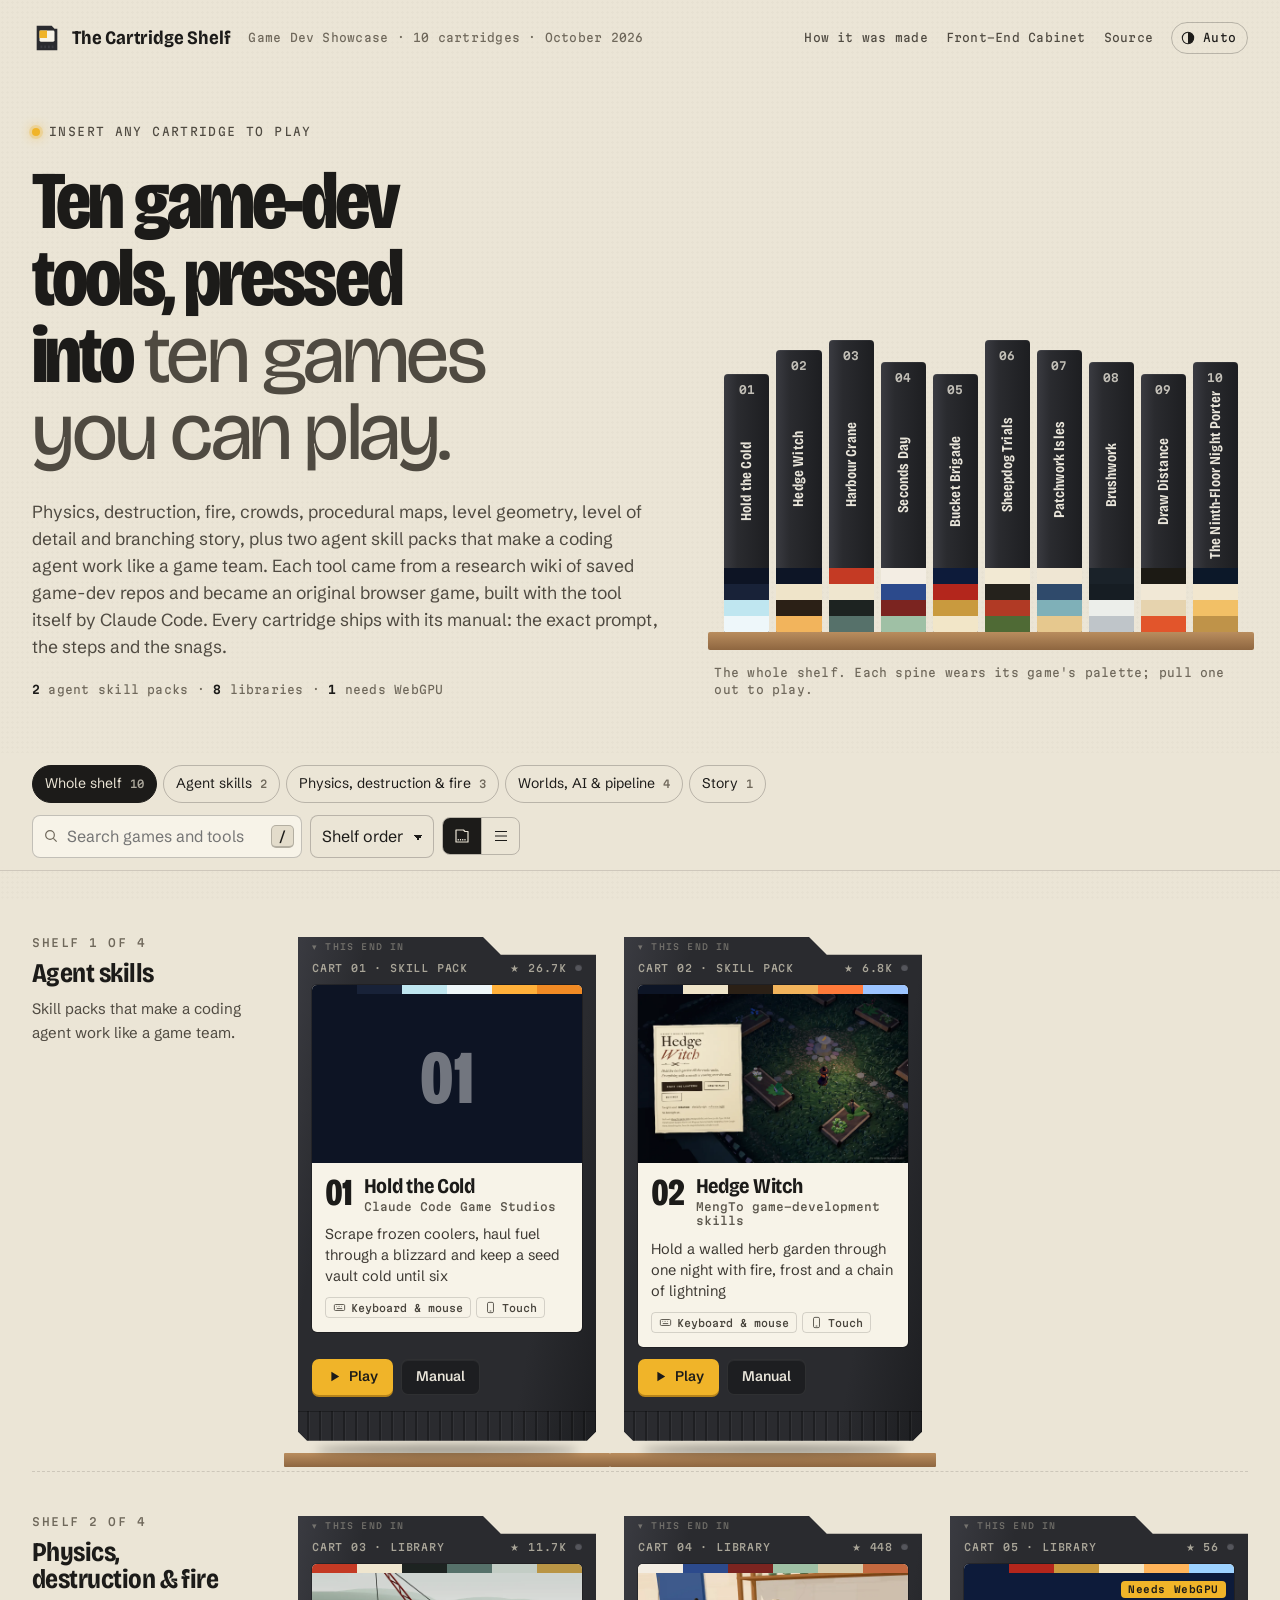
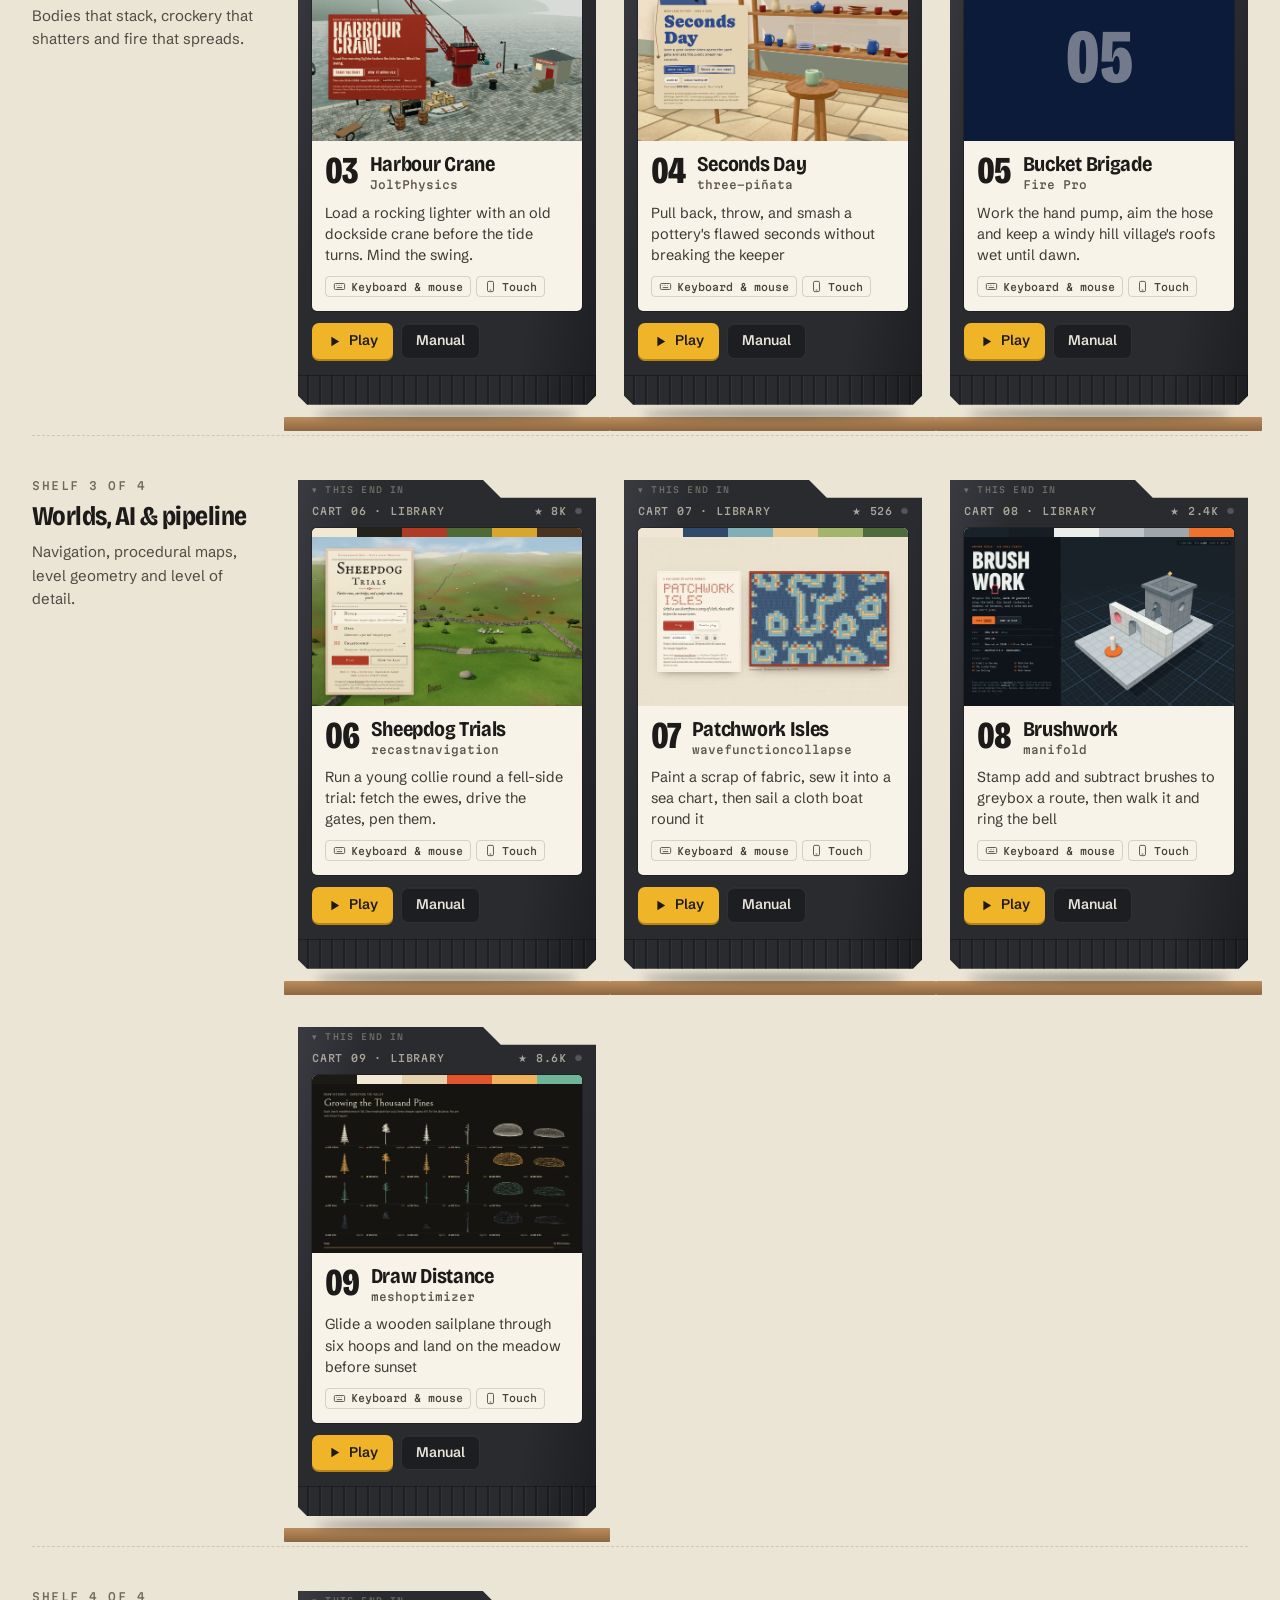
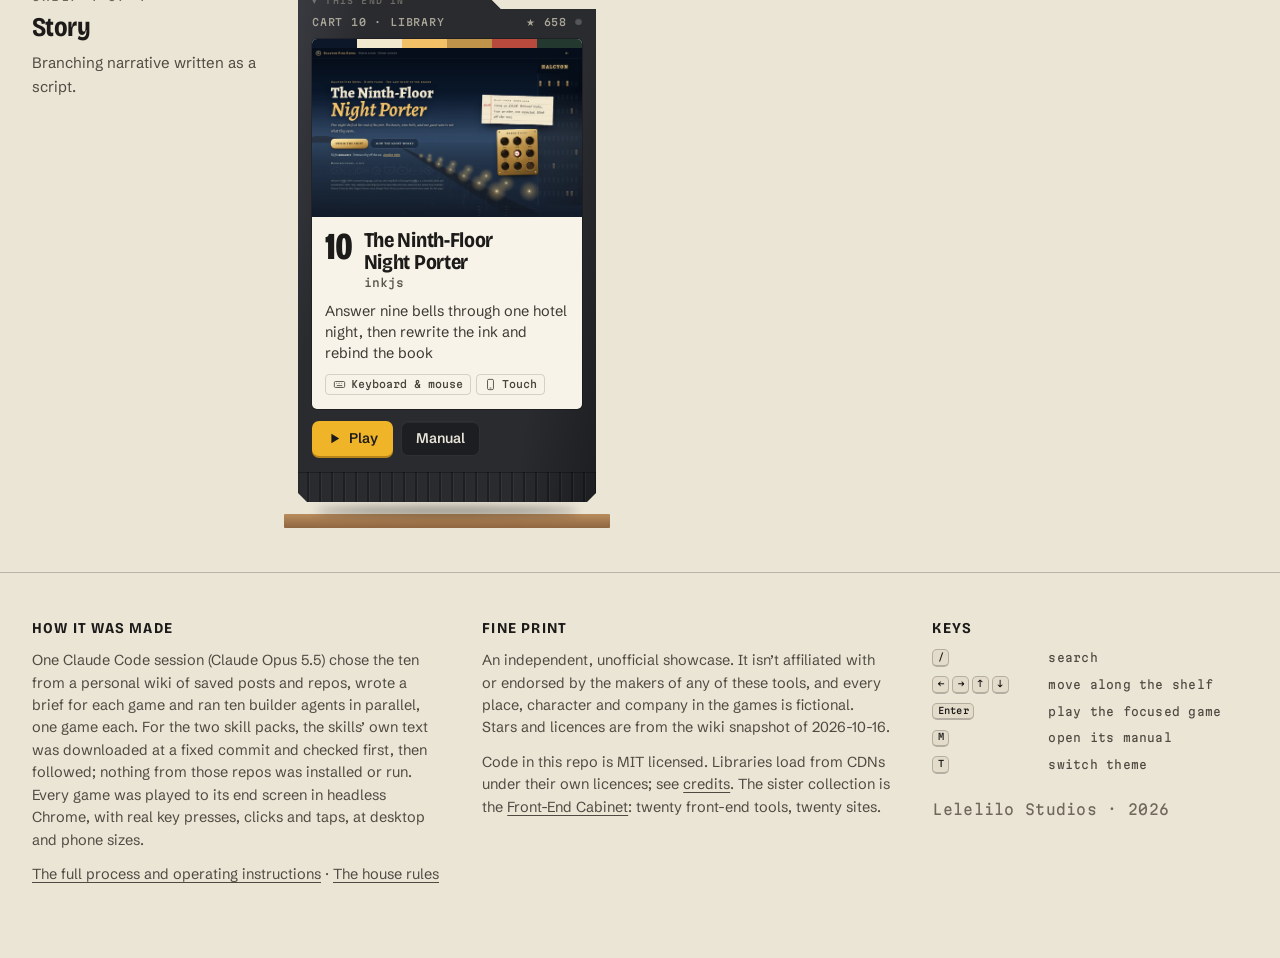
<file: index.html>
<!doctype html>
<html lang="en" data-theme="auto">
<head>
<meta charset="utf-8">
<meta name="viewport" content="width=device-width, initial-scale=1">
<title>The Cartridge Shelf</title>
<meta name="description" content="Ten game-dev tools, libraries and agent skill packs, each made into an original browser game with the tool, plus the exact prompt and steps to make it again.">
<meta property="og:title" content="The Cartridge Shelf">
<meta property="og:description" content="Ten game-dev tools, each made into a game you can play, with the prompt and steps to recreate it.">
<meta property="og:image" content="https://lelelilo-studios.github.io/gamedev-showcase/thumbs/index.webp">
<meta property="og:type" content="website">
<meta name="twitter:card" content="summary_large_image">
<meta name="theme-color" content="#ebe5d6" media="(prefers-color-scheme: light)">
<meta name="theme-color" content="#121211" media="(prefers-color-scheme: dark)">
<link rel="icon" href="data:image/svg+xml,%3Csvg xmlns='http://www.w3.org/2000/svg' viewBox='0 0 32 32'%3E%3Cpath d='M5 3h16l3 3h3v23H5z' fill='%23292a2e'/%3E%3Crect x='8' y='8' width='16' height='12' rx='1.5' fill='%23f4efe3'/%3E%3Crect x='8' y='8' width='16' height='3' fill='%23f0b429'/%3E%3Cpath d='M9 24h2v3H9zm4 0h2v3h-2zm4 0h2v3h-2zm4 0h2v3h-2z' fill='%23505158'/%3E%3C/svg%3E">
<link rel="preconnect" href="https://fonts.googleapis.com">
<link rel="preconnect" href="https://fonts.gstatic.com" crossorigin>
<link rel="stylesheet" href="https://fonts.googleapis.com/css2?family=Bricolage+Grotesque:opsz,wdth,wght@12..96,75..100,400..800&family=Martian+Mono:wdth,wght@87.5..112.5,400..600&family=Schibsted+Grotesk:ital,wght@0,400..700;1,400..500&display=swap">
<link rel="stylesheet" href="assets/index.css">
<script>try{var t=localStorage.getItem('gs-theme');if(t)document.documentElement.dataset.theme=t;var v=localStorage.getItem('gs-view');if(v)document.documentElement.dataset.view=v}catch(e){}</script>
</head>
<body>
<a class="skip" href="#shelves">Skip to the shelves</a>

<header class="masthead">
  <a class="wordmark" href="./" aria-label="The Cartridge Shelf, home">
    <svg class="mark" viewBox="0 0 32 32" aria-hidden="true"><path class="body" d="M5 3h16l3 3h3v23H5z"/><rect class="lbl" x="8" y="8" width="16" height="12" rx="1.5"/><rect class="led" x="8" y="8" width="16" height="3"/><path class="pins" d="M9 24h2v3H9zm4 0h2v3h-2zm4 0h2v3h-2zm4 0h2v3h-2z"/></svg>
    <span>The Cartridge Shelf</span>
  </a>
  <p class="edition mono">Game Dev Showcase · 10 cartridges · October 2026</p>
  <nav class="mast-actions" aria-label="Site">
    <a class="mono hide-sm" href="docs/BUILD.md">How it was made</a>
    <a class="mono hide-sm" id="sisterLink" href="https://lelelilo-studios.github.io/frontend-showcase/">Front-End Cabinet</a>
    <a class="mono" href="https://github.com/lelelilo-studios/gamedev-showcase">Source</a>
    <button class="theme-btn" type="button" id="themeBtn" aria-label="Colour theme: system">
      <svg viewBox="0 0 24 24" aria-hidden="true"><circle cx="12" cy="12" r="8.5"/><path d="M12 3.5a8.5 8.5 0 0 1 0 17z"/></svg>
      <span class="mono" id="themeLabel">Auto</span>
    </button>
  </nav>
</header>

<main id="main">
  <section class="hero" aria-labelledby="heroTitle">
    <div class="hero-text">
      <p class="kicker mono"><span class="led" aria-hidden="true"></span>Insert any cartridge to play</p>
      <h1 id="heroTitle">Ten game-dev tools, pressed into <em>ten games you can play.</em></h1>
      <p class="lede">Physics, destruction, fire, crowds, procedural maps, level geometry, level of detail and branching story, plus two agent skill packs that make a coding agent work like a game team. Each tool came from a research wiki of saved game-dev repos and became an original browser game, built with the tool itself by Claude Code. Every cartridge ships with its manual: the exact prompt, the steps and the snags.</p>
      <p class="kinds mono" id="kinds"></p>
    </div>
    <figure class="rack" aria-labelledby="rackCap">
      <div class="spines" id="spines"></div>
      <div class="plank" aria-hidden="true"></div>
      <figcaption class="mono" id="rackCap">The whole shelf. Each spine wears its game's palette; pull one out to play.</figcaption>
    </figure>
  </section>

  <div class="toolbar" role="search">
    <div class="chips" role="group" aria-label="Filter by shelf" id="chips"></div>
    <div class="tools-right">
      <label class="search">
        <span class="visually-hidden">Search the shelf</span>
        <svg viewBox="0 0 24 24" aria-hidden="true"><circle cx="10.5" cy="10.5" r="6.5"/><path d="m15.5 15.5 5 5"/></svg>
        <input id="q" type="search" placeholder="Search games and tools" autocomplete="off" spellcheck="false">
        <kbd aria-hidden="true">/</kbd>
      </label>
      <label class="sort">
        <span class="visually-hidden">Sort</span>
        <select id="sort">
          <option value="no">Shelf order</option>
          <option value="stars">Most stars</option>
          <option value="az">A to Z</option>
        </select>
      </label>
      <div class="view-toggle" role="group" aria-label="Layout">
        <button type="button" data-view="grid" aria-pressed="true" aria-label="Cartridges"><svg viewBox="0 0 24 24" aria-hidden="true"><path d="M4 4h10l2 2h4v14H4z"/><path d="M7 16v2M10 16v2M13 16v2M16 16v2"/></svg></button>
        <button type="button" data-view="list" aria-pressed="false" aria-label="List"><svg viewBox="0 0 24 24" aria-hidden="true"><path d="M4 6h16M4 12h16M4 18h16"/></svg></button>
      </div>
    </div>
  </div>

  <div id="shelves" class="shelves" tabindex="-1"></div>
  <p class="empty" id="empty" hidden></p>
</main>

<footer class="colophon">
  <div class="col">
    <h2>How it was made</h2>
    <p>One Claude Code session (Claude Opus 5.5) chose the ten from a personal wiki of saved posts and repos, wrote a brief for each game and ran ten builder agents in parallel, one game each. For the two skill packs, the skills’ own text was downloaded at a fixed commit and checked first, then followed; nothing from those repos was installed or run. Every game was played to its end screen in headless Chrome, with real key presses, clicks and taps, at desktop and phone sizes.</p>
    <p><a href="docs/BUILD.md">The full process and operating instructions</a> · <a href="shared/HOUSE_RULES.md">The house rules</a></p>
  </div>
  <div class="col">
    <h2>Fine print</h2>
    <p>An independent, unofficial showcase. It isn’t affiliated with or endorsed by the makers of any of these tools, and every place, character and company in the games is fictional. Stars and licences are from the wiki snapshot of <span id="snap">2026-10-16</span>.</p>
    <p>Code in this repo is MIT licensed. Libraries load from CDNs under their own licences; see <a href="CREDITS.md">credits</a>. The sister collection is the <a href="https://lelelilo-studios.github.io/frontend-showcase/">Front-End Cabinet</a>: twenty front-end tools, twenty sites.</p>
  </div>
  <div class="col keys">
    <h2>Keys</h2>
    <dl class="mono">
      <div><dt><kbd>/</kbd></dt><dd>search</dd></div>
      <div><dt><kbd>←</kbd><kbd>→</kbd><kbd>↑</kbd><kbd>↓</kbd></dt><dd>move along the shelf</dd></div>
      <div><dt><kbd>Enter</kbd></dt><dd>play the focused game</dd></div>
      <div><dt><kbd>M</kbd></dt><dd>open its manual</dd></div>
      <div><dt><kbd>T</kbd></dt><dd>switch theme</dd></div>
    </dl>
    <p class="made mono">Lelelilo Studios · 2026</p>
  </div>
</footer>

<dialog id="manual" class="manual" aria-labelledby="mTitle">
  <div class="manual-inner">
    <header class="m-cover">
      <div class="m-band" id="mBand" aria-hidden="true"></div>
      <p class="m-kicker mono" id="mKicker"></p>
      <h2 id="mTitle"></h2>
      <p class="m-tool" id="mTool"></p>
      <div class="m-links" id="mLinks"></div>
      <button class="m-close" type="button" id="mClose" aria-label="Close the manual"><svg viewBox="0 0 24 24" aria-hidden="true"><path d="M6 6l12 12M18 6 6 18"/></svg></button>
    </header>
    <div class="m-tabs" role="tablist" aria-label="The manual" id="mTabs"></div>
    <div class="m-pages" id="mPages"></div>
  </div>
</dialog>

<div class="toast mono" id="toast" role="status" aria-live="polite"></div>

<script src="data/showcases.js"></script>
<script src="assets/index.js"></script>
</body>
</html>
</file>
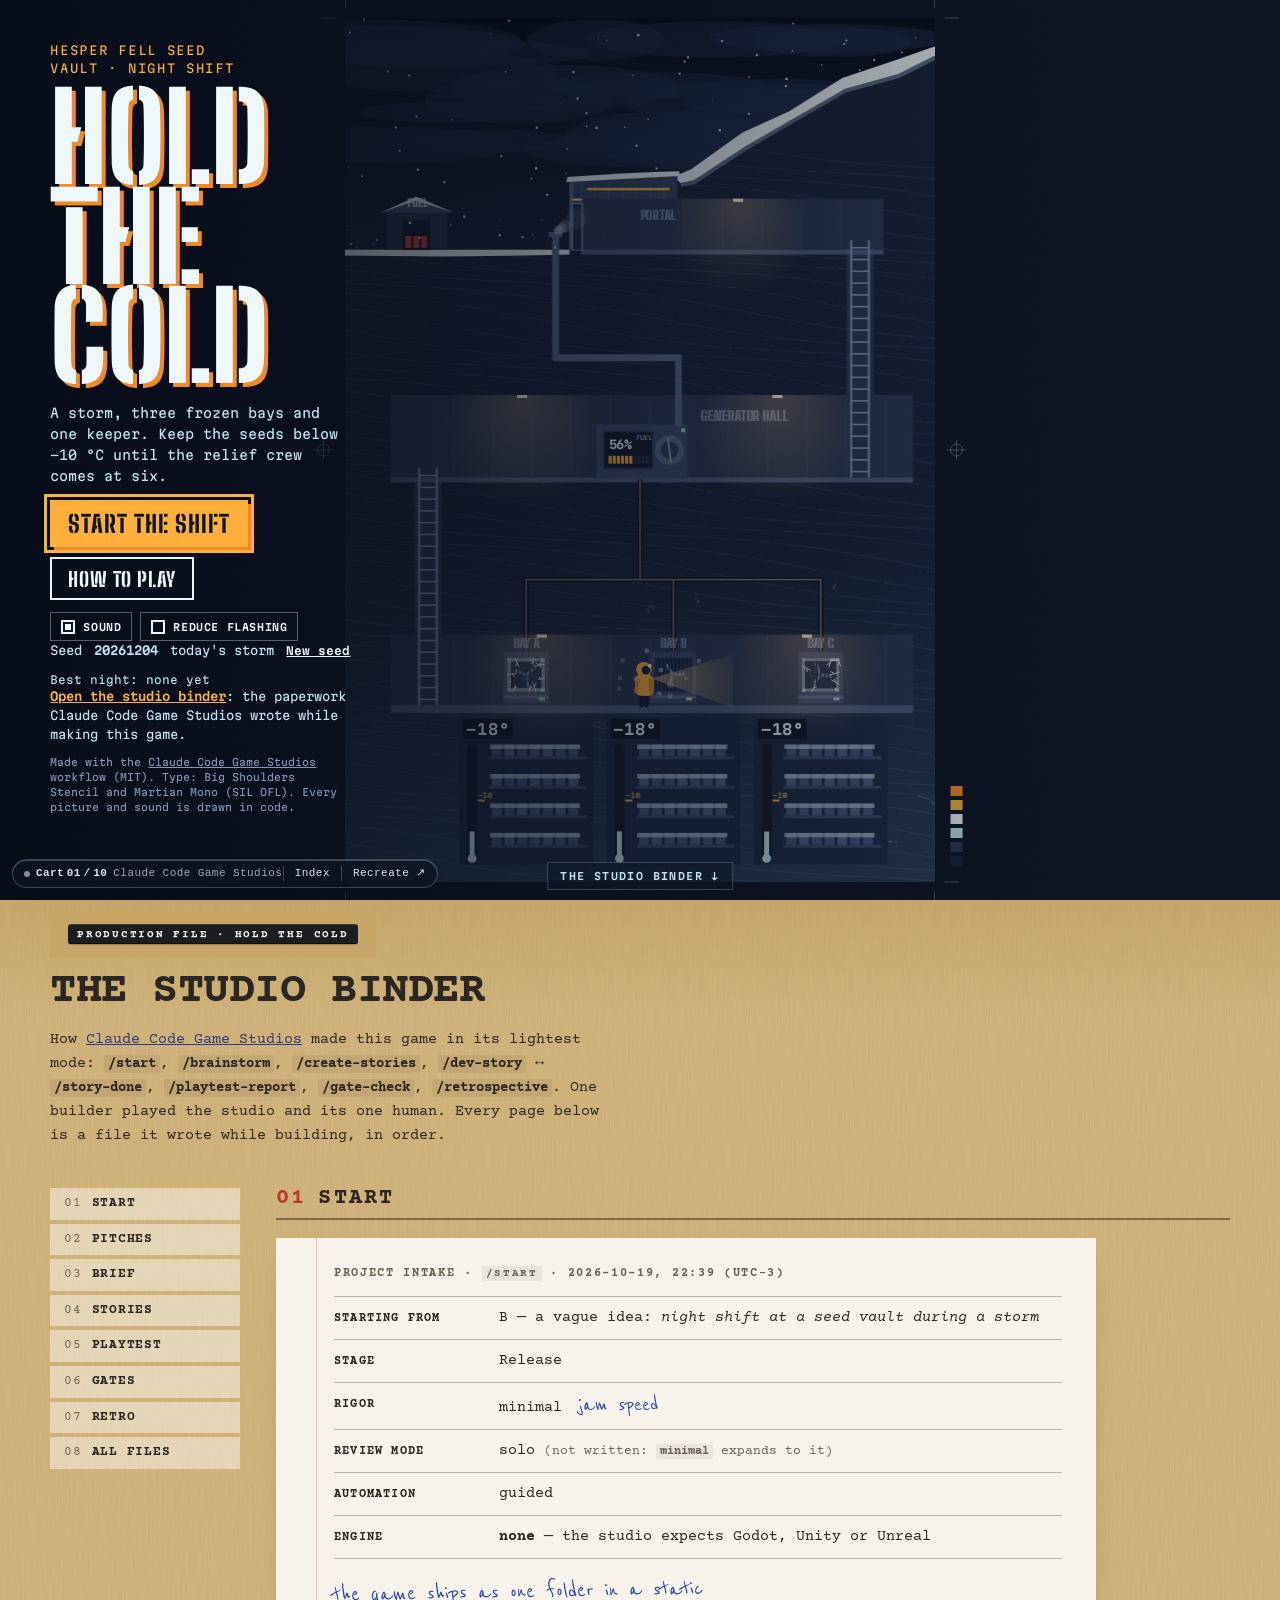
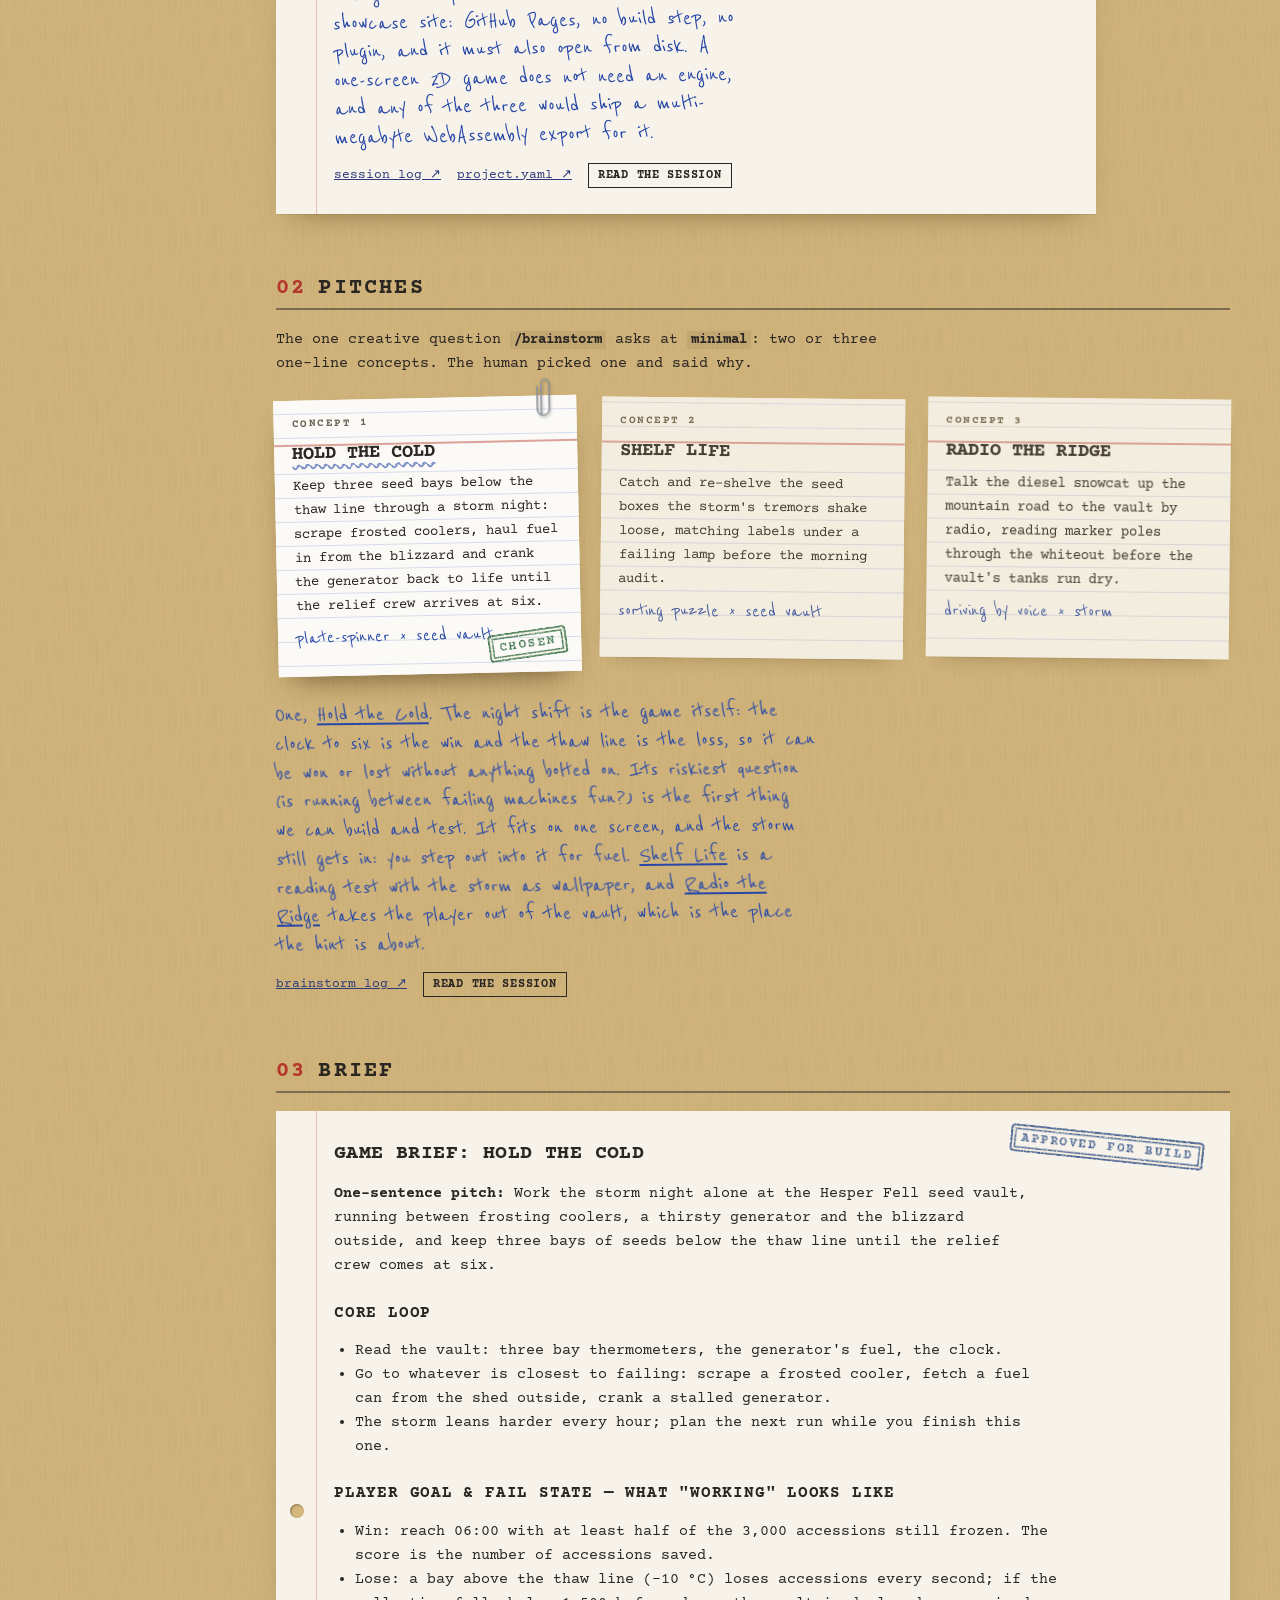
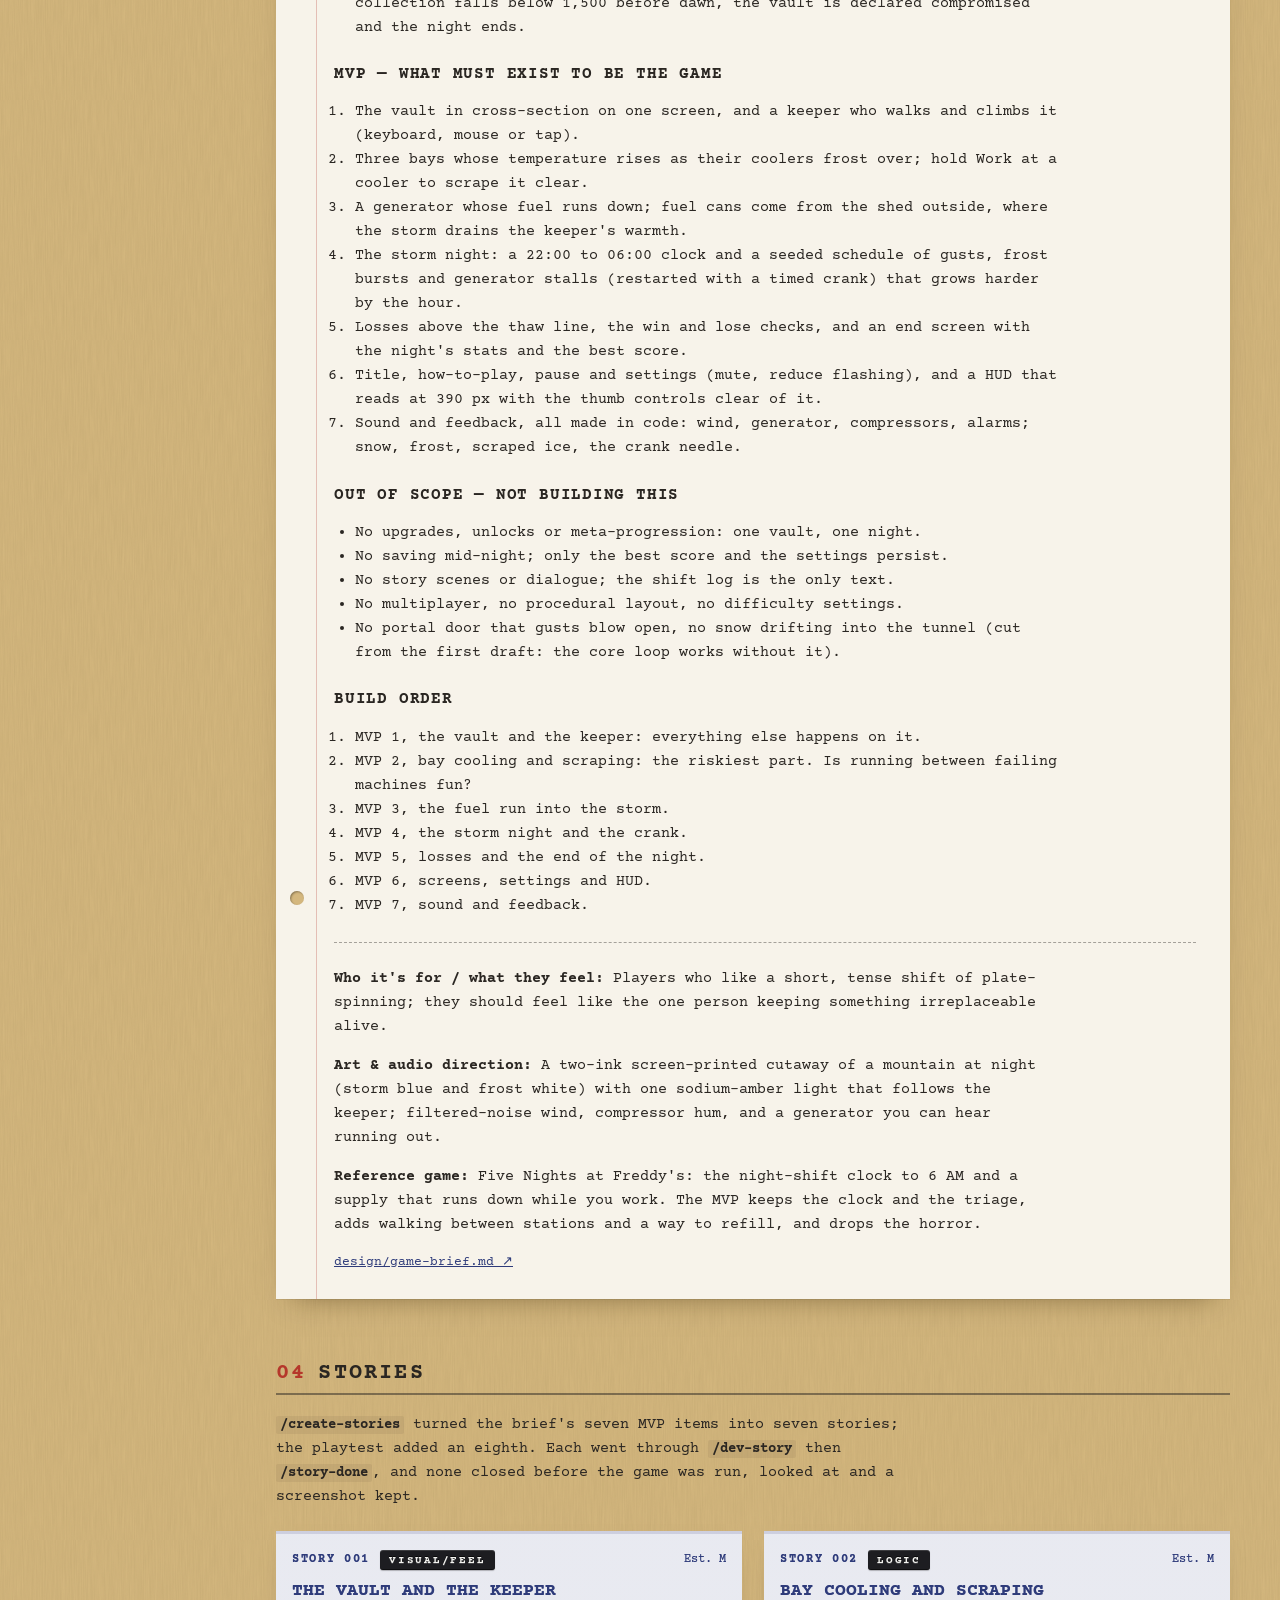
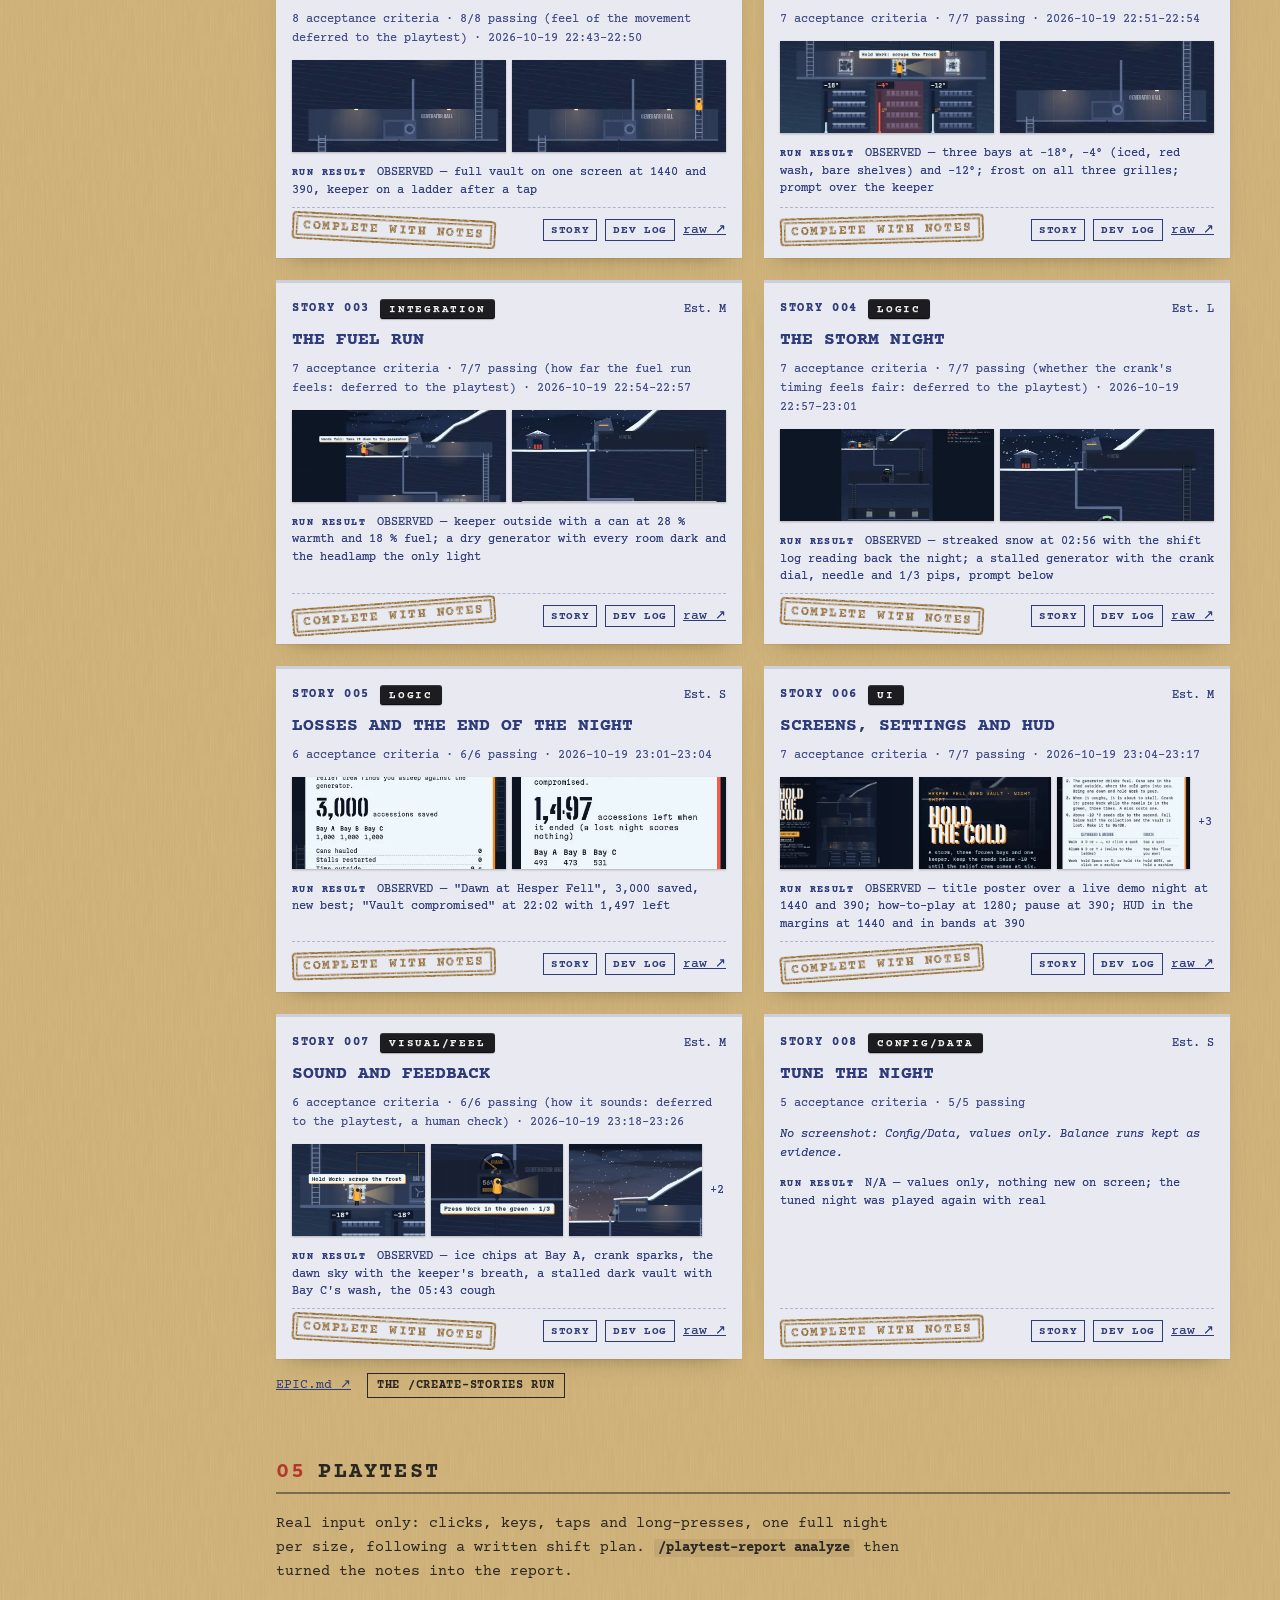
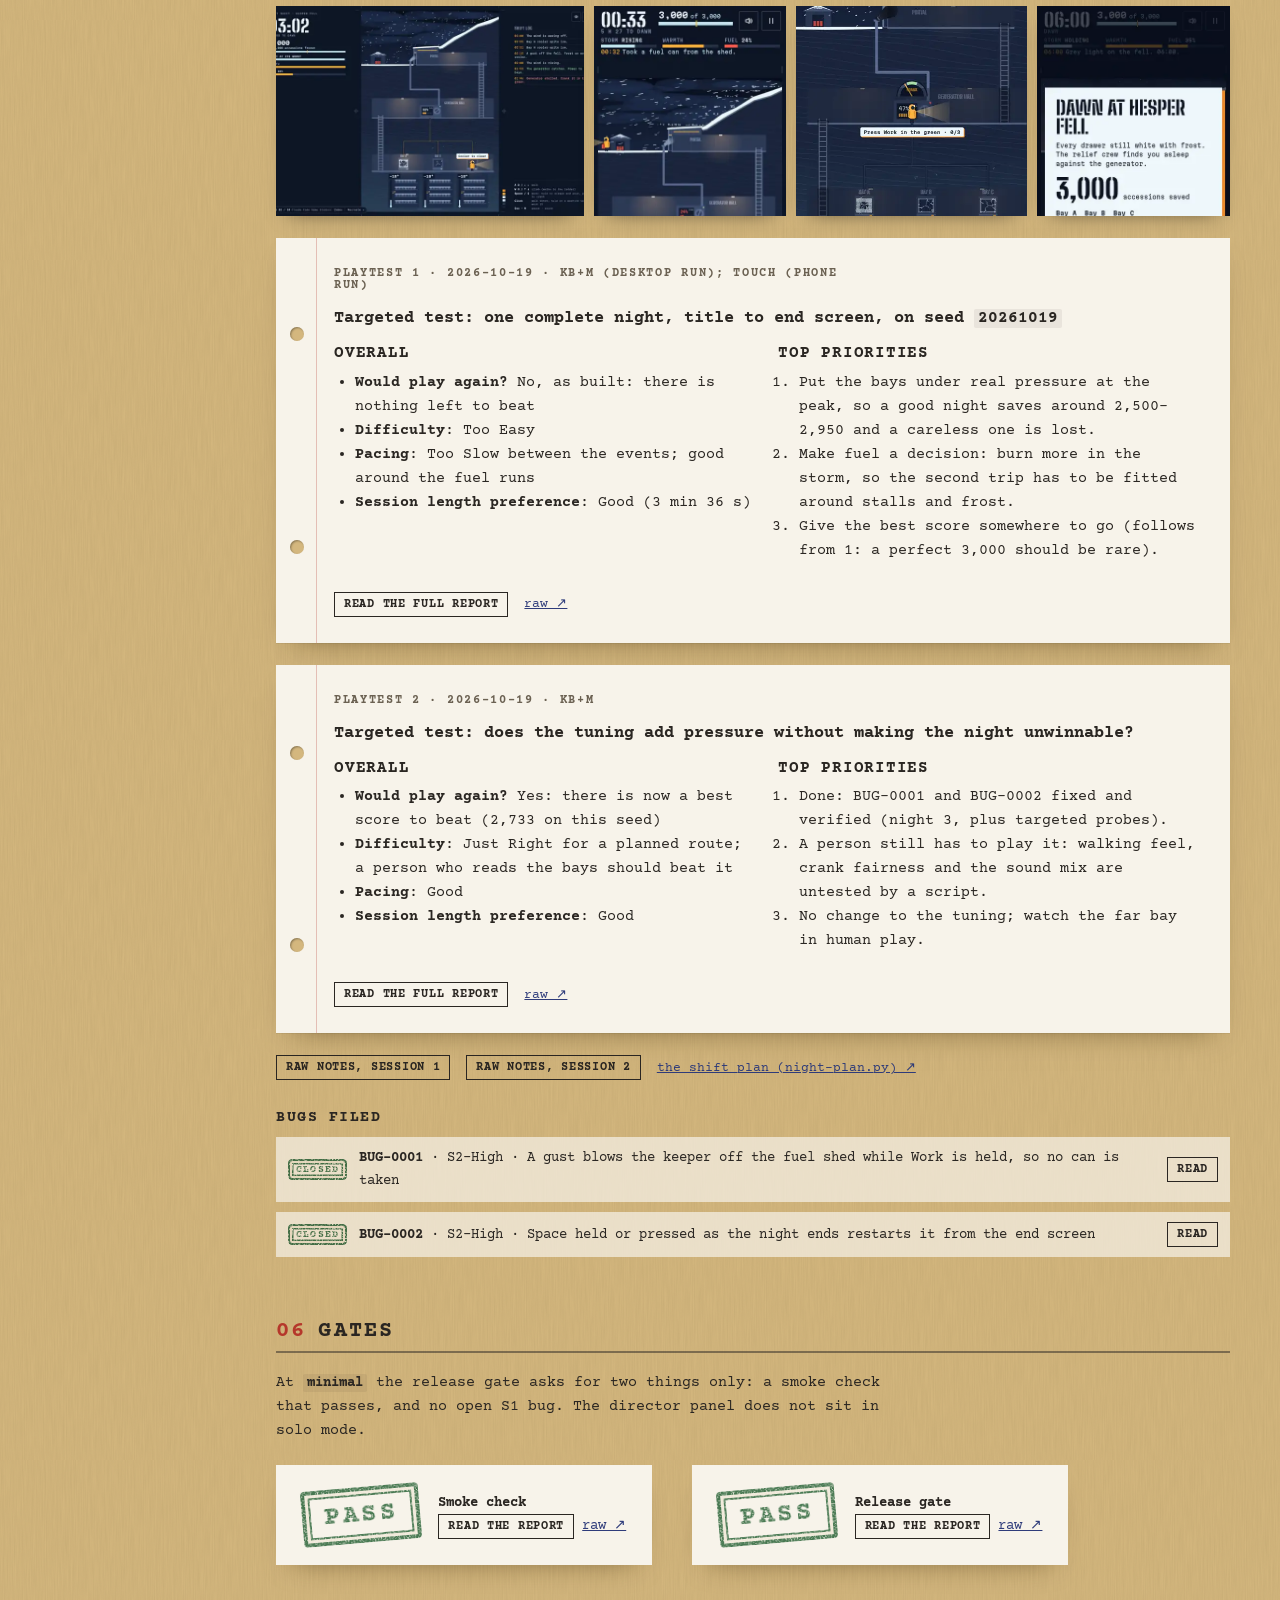
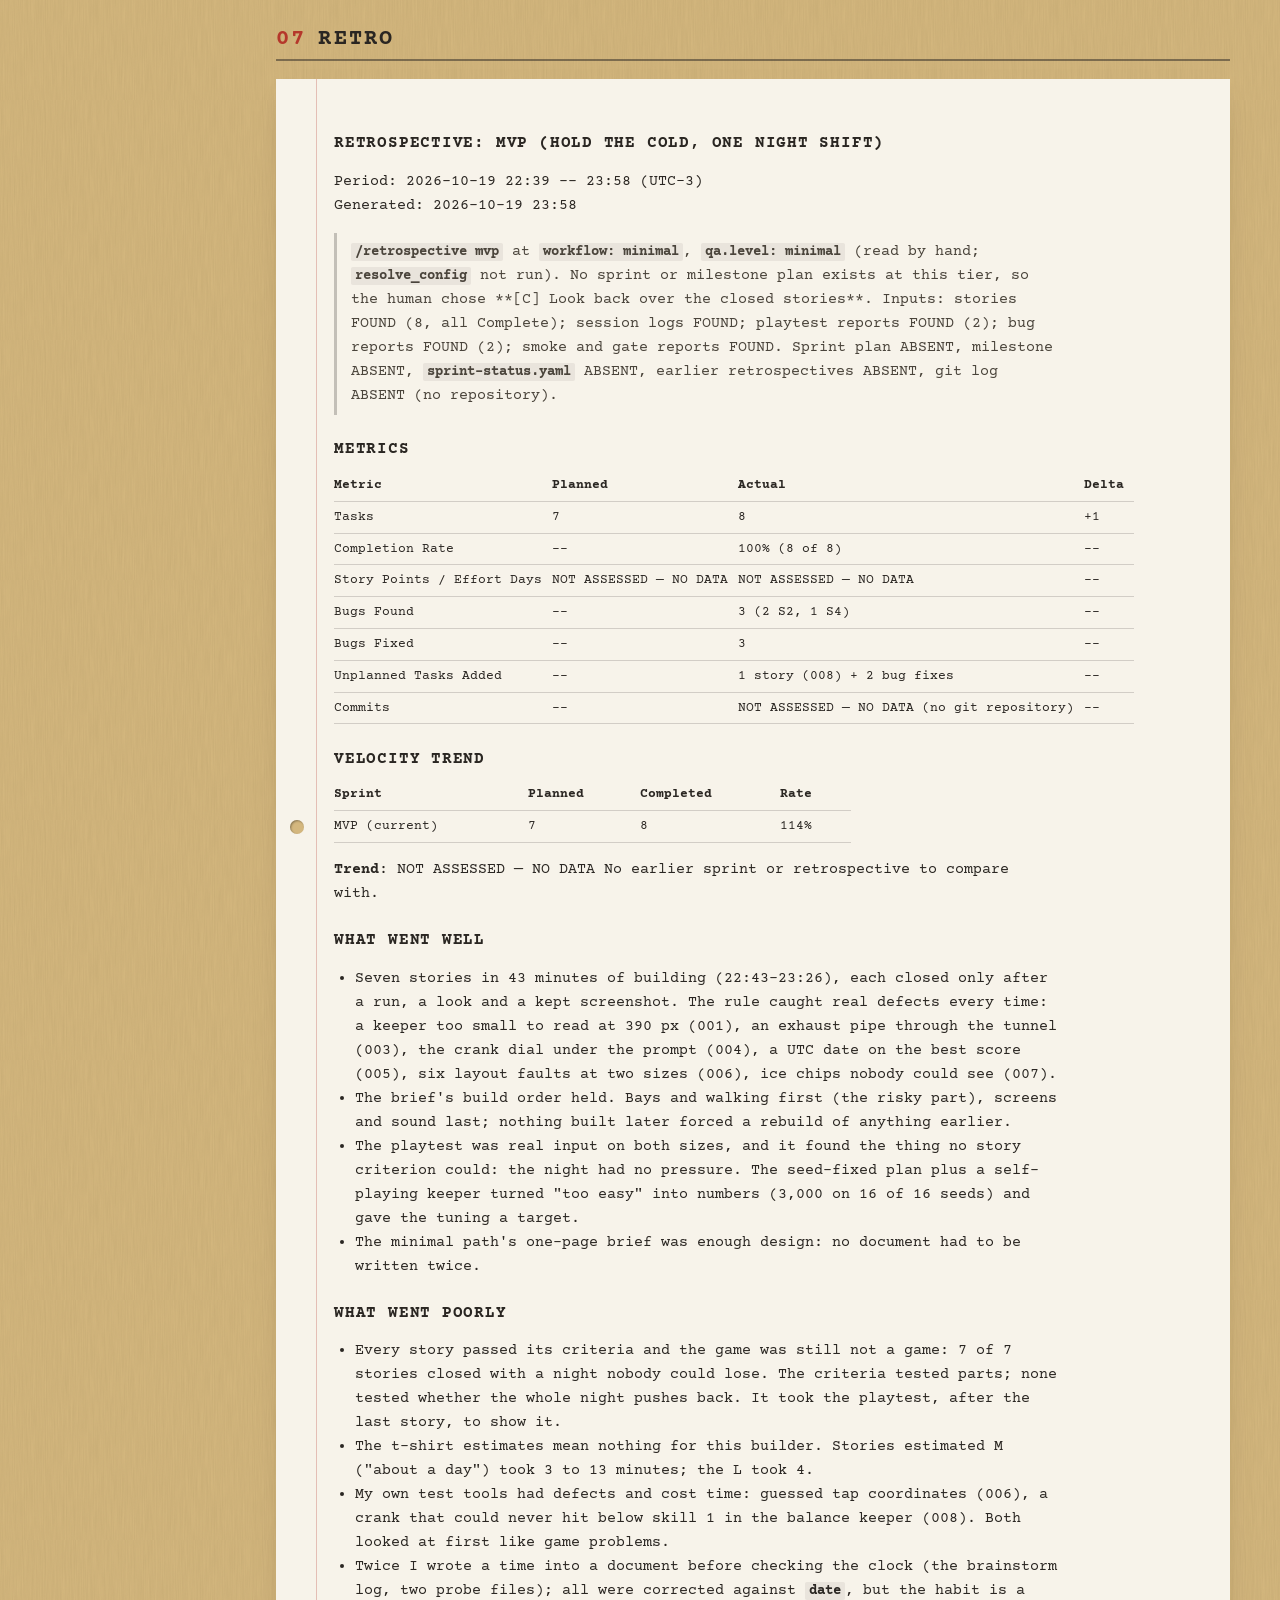
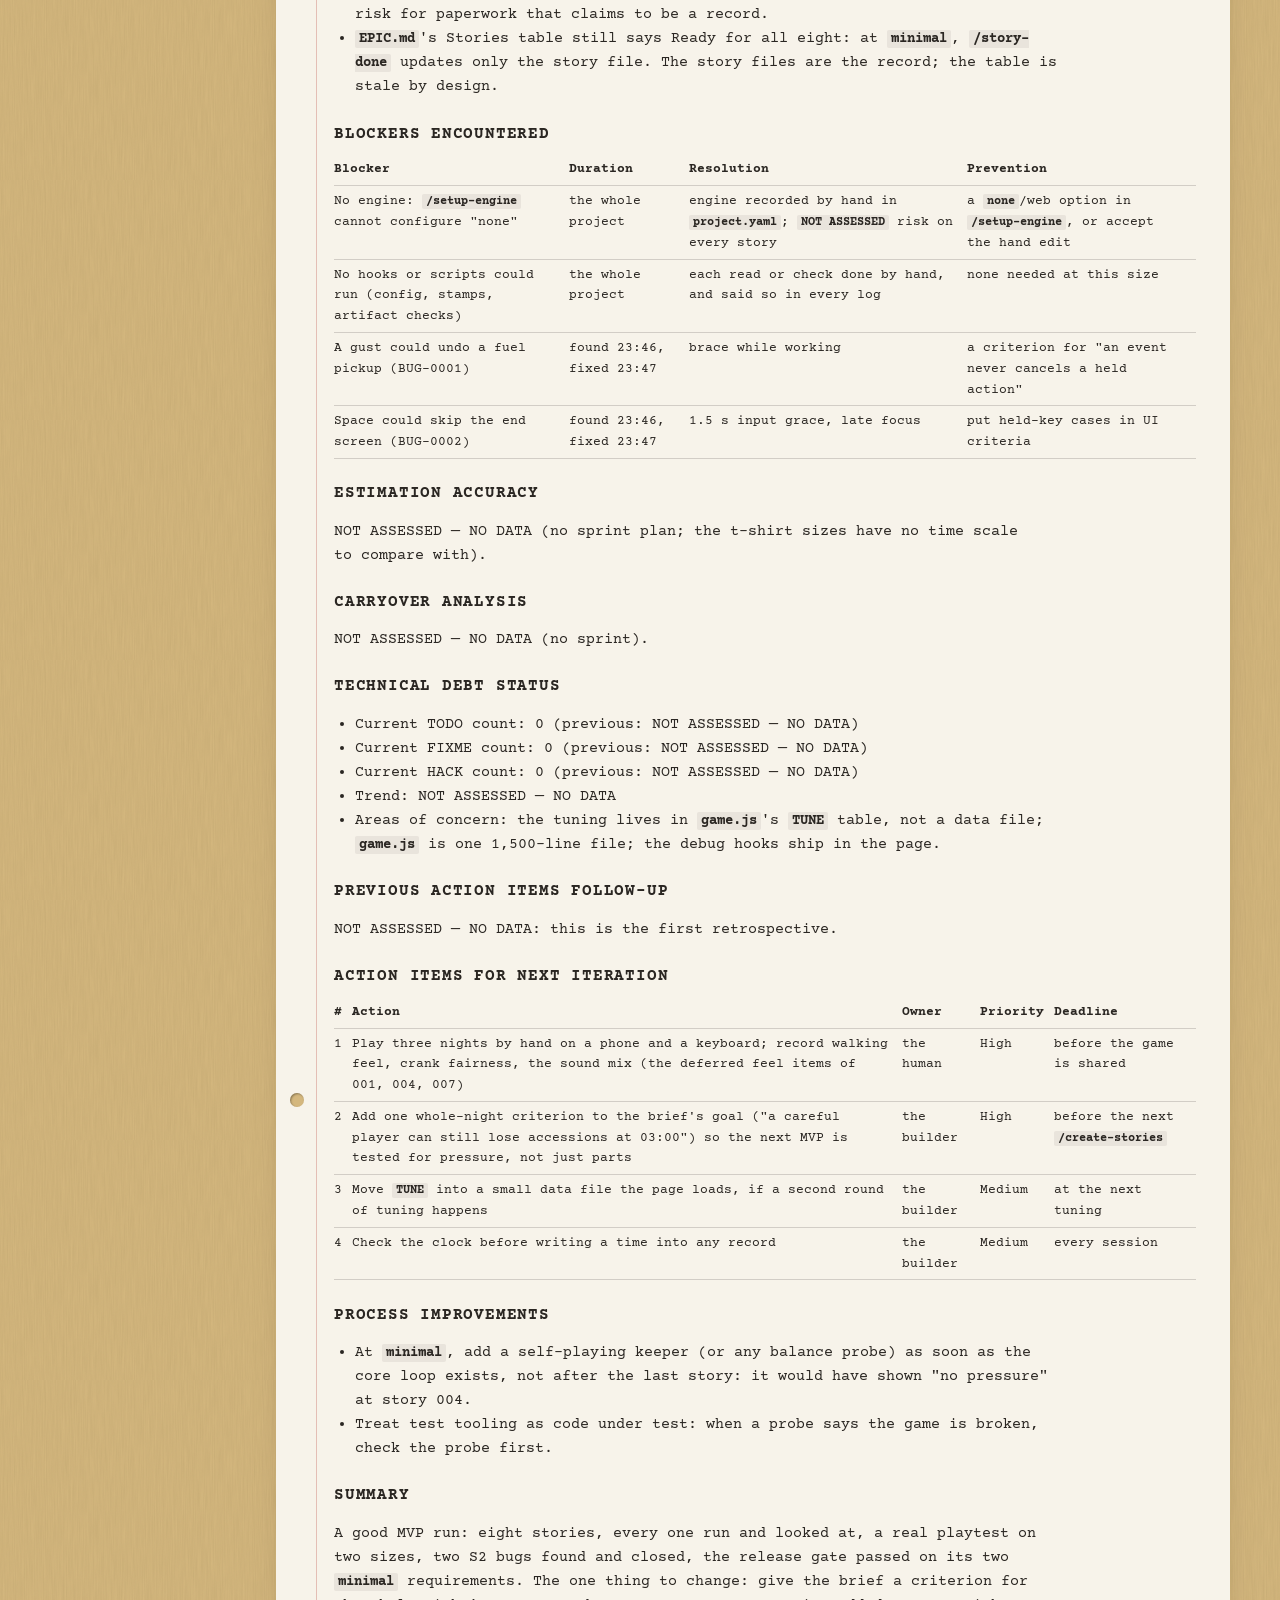
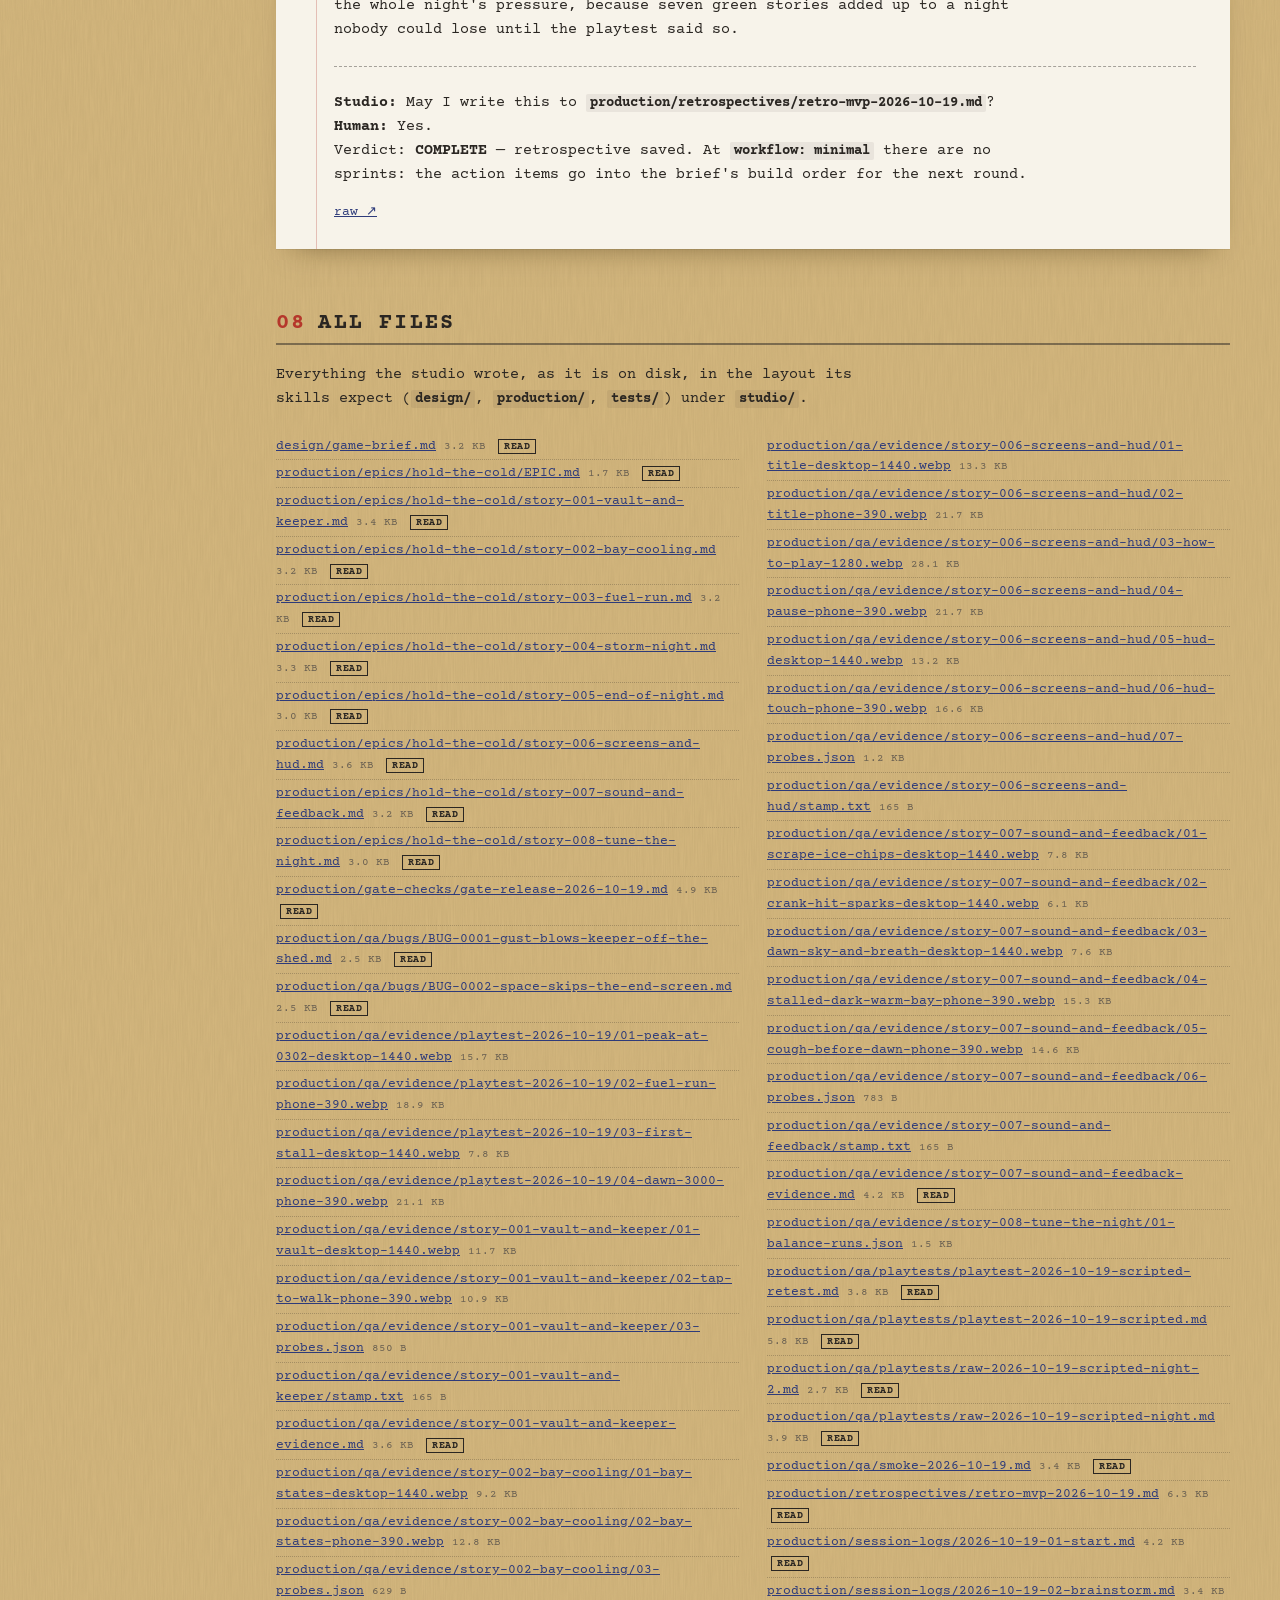
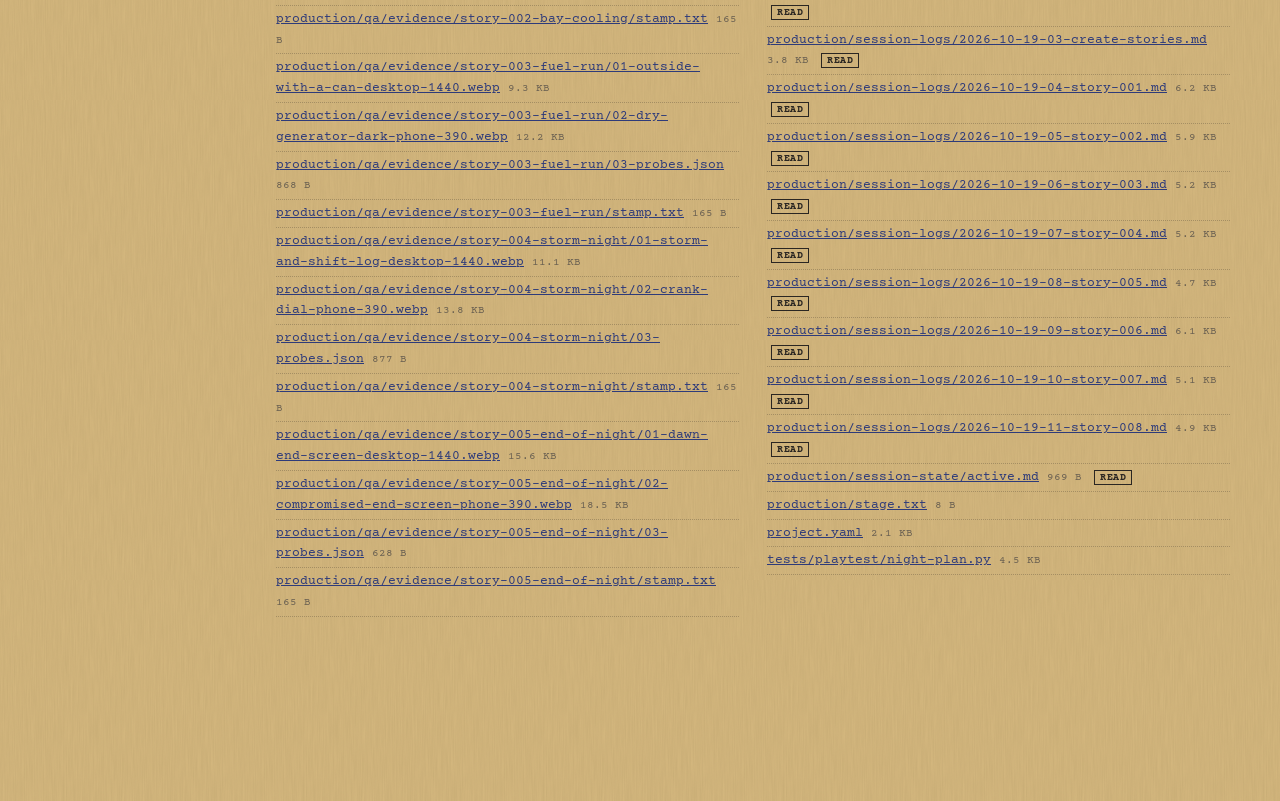
<file: showcases/01-claude-code-game-studios/index.html>
<!doctype html>
<html lang="en">
<head>
<meta charset="utf-8">
<meta name="viewport" content="width=device-width, initial-scale=1, viewport-fit=cover">
<title>Hold the Cold</title>
<meta name="description" content="Night shift at the Hesper Fell seed vault. A storm, three frozen bays, one keeper: keep the seeds below the thaw line until six.">
<meta property="og:title" content="Hold the Cold">
<meta property="og:description" content="Night shift at the Hesper Fell seed vault: scrape frozen coolers, haul fuel in from the blizzard and crank the generator until dawn.">
<meta property="og:image" content="../../thumbs/01-claude-code-game-studios.webp">
<meta name="theme-color" content="#0d1424">
<link rel="icon" href="data:image/svg+xml,%3Csvg xmlns='http://www.w3.org/2000/svg' viewBox='0 0 32 32'%3E%3Crect width='32' height='32' rx='6' fill='%230d1424'/%3E%3Crect x='13' y='4' width='6' height='17' rx='3' fill='%23eef7fa'/%3E%3Crect x='15' y='12' width='2' height='10' fill='%23ffb03a'/%3E%3Ccircle cx='16' cy='23' r='5' fill='%23ffb03a'/%3E%3Cpath d='M21 8h4M21 12h3M21 16h4' stroke='%23bfe6f0' stroke-width='1.6'/%3E%3C/svg%3E">
<link rel="preconnect" href="https://fonts.googleapis.com">
<link rel="preconnect" href="https://fonts.gstatic.com" crossorigin>
<link href="https://fonts.googleapis.com/css2?family=Big+Shoulders+Stencil:wght@600;800&family=Martian+Mono:wght@400;600&display=swap" rel="stylesheet">
<link href="https://fonts.googleapis.com/css2?family=Courier+Prime:wght@400;700&family=Reenie+Beanie&display=swap" rel="stylesheet">
<link href="binder.css" rel="stylesheet">
<style>
:root {
  --ink: #0d1424;
  --ink-2: #16203a;
  --rock: #182238;
  --frost: #bfe6f0;
  --snow: #eef7fa;
  --amber: #ffb03a;
  --sodium: #f08a24;
  --alarm: #ff5b4a;
  --go: #9be0a0;
  --display: 'Big Shoulders Stencil', 'Arial Narrow', sans-serif;
  --mono: 'Martian Mono', ui-monospace, monospace;
  --tag-ink: #eef7fa;
  --tag-paper: rgba(13, 20, 36, 0.86);
  --tag-line: rgba(191, 230, 240, 0.28);
  --top: 108px;          /* phone: the HUD band above the vault */
  --bottom: 112px;       /* phone: the thumb band below it */
  --panel: clamp(190px, calc((100vw - 68.2svh) / 2 - 56px), 330px);
}
* { box-sizing: border-box; }
html, body { margin: 0; background: var(--ink); color: var(--snow); }
body { font-family: var(--mono); font-size: 13px; -webkit-tap-highlight-color: transparent; }
html.locked, html.locked body { overflow: hidden; overscroll-behavior: none; }
button { font: inherit; color: inherit; }
:focus-visible { outline: 3px solid var(--amber); outline-offset: 3px; }
.sr-only { position: absolute; width: 1px; height: 1px; overflow: hidden; clip: rect(0 0 0 0); white-space: nowrap; }

/* ------------------------------------------------------------ the game section */
.game { position: relative; height: 100vh; height: 100svh; min-height: 560px; overflow: hidden; background: var(--ink); isolation: isolate; }
.game canvas { position: absolute; inset: 0; width: 100%; height: 100%; display: block; touch-action: none; }
.field { position: absolute; left: 8px; right: 8px; top: var(--top); bottom: var(--bottom); pointer-events: none; }
.game::after { content: ''; position: absolute; inset: 0; pointer-events: none; opacity: .13; mix-blend-mode: overlay; z-index: 1;
  background-image: url("data:image/svg+xml,%3Csvg xmlns='http://www.w3.org/2000/svg' width='180' height='180'%3E%3Cfilter id='n'%3E%3CfeTurbulence type='fractalNoise' baseFrequency='.85' numOctaves='2' stitchTiles='stitch'/%3E%3CfeColorMatrix values='0 0 0 0 1 0 0 0 0 1 0 0 0 0 1 0 0 0 .9 0'/%3E%3C/filter%3E%3Crect width='100%25' height='100%25' filter='url(%23n)'/%3E%3C/svg%3E"); }

.prompt { position: absolute; left: 0; top: 0; pointer-events: none; white-space: nowrap; z-index: 3;
  font: 600 11px/1 var(--mono); letter-spacing: .02em; color: var(--ink); background: var(--snow);
  padding: 6px 8px 5px; border-radius: 3px; box-shadow: 2px 2px 0 var(--sodium); }

/* HUD: a top band on phones, two side panels on wide screens */
.hud { position: absolute; z-index: 2; }
.hud-main { left: 0; right: 0; top: 0; height: var(--top); padding: 10px 12px 0 14px;
  display: grid; grid-template-columns: auto 1fr; grid-template-rows: auto auto; column-gap: 14px; row-gap: 6px; align-content: start;
  background: linear-gradient(var(--ink) 70%, rgba(13,20,36,0)); pointer-events: none; }
.kicker { display: none; margin: 0; font: 600 10px/1.3 var(--mono); letter-spacing: .14em; text-transform: uppercase; color: #8796b8; }
.clock { font: 800 40px/0.9 var(--display); color: var(--snow); letter-spacing: .01em; font-variant-numeric: tabular-nums; align-self: start; }
.clock small { display: block; font: 600 9px/1.4 var(--mono); letter-spacing: .12em; color: #8796b8; text-transform: uppercase; }
.coll-wrap { padding-right: 96px; min-width: 0; }
.coll { font: 400 11px/1.2 var(--mono); color: var(--frost); white-space: nowrap; overflow: hidden; text-overflow: ellipsis; }
.coll b { display: inline-block; font: 600 17px/1 var(--mono); color: var(--snow); margin-right: .3em; font-variant-numeric: tabular-nums; }
.coll .long { display: none; }
.coll-bar { --v: 1; position: relative; height: 7px; background: #26324c; margin-top: 5px; }
.coll-bar i { position: absolute; inset: 0; transform-origin: left; transform: scaleX(var(--v)); background: var(--frost); }
.coll-bar.low i { background: var(--alarm); }
.coll-bar em { position: absolute; left: 50%; top: -3px; bottom: -3px; width: 2px; background: var(--amber); }
.meters { display: flex; gap: 12px; grid-column: 1 / -1; }
.meter { --v: 1; display: grid; gap: 4px; flex: 1; min-width: 0; font: 600 9px/1 var(--mono); text-transform: uppercase; letter-spacing: .08em; color: #8796b8; }
.meter span { white-space: nowrap; overflow: hidden; text-overflow: ellipsis; }
.meter i { height: 6px; background: #26324c; position: relative; display: block; }
.meter i::after { content: ''; position: absolute; inset: 0; transform-origin: left; transform: scaleX(var(--v)); background: var(--amber); }
.meter.low i::after { background: var(--alarm); }
.meter.storm i::after { background: var(--frost); }
.meter b { color: var(--snow); font-weight: 600; }

.hud-side { right: 10px; top: 10px; pointer-events: none; }
.hud-buttons { display: flex; gap: 6px; justify-content: flex-end; pointer-events: auto; }
.icon-btn { width: 40px; height: 40px; display: grid; place-items: center; border: 1px solid rgba(191,230,240,.3); background: rgba(13,20,36,.6);
  border-radius: 4px; cursor: pointer; padding: 0; }
.icon-btn svg { width: 18px; height: 18px; fill: none; stroke: var(--snow); stroke-width: 2; stroke-linecap: round; stroke-linejoin: round; }
.icon-btn[aria-pressed="true"] .wave { display: none; }
.icon-btn[aria-pressed="false"] .cross { display: none; }
.log-title, .keys-card { display: none; }
.log { margin: 0; padding: 0; list-style: none; font: 400 11px/1.45 var(--mono); color: var(--frost); }
.hud-side .log { display: none; }
.log li { padding: 4px 0; border-bottom: 1px solid rgba(191,230,240,.12); }
.log li:first-child { color: var(--snow); }
.log time { color: var(--amber); margin-right: .45em; }
.log .ev-stall, .log .ev-dry, .log .ev-collapse, .log .ev-thaw, .log .ev-lost { color: #ff9a8e; }
.log .ev-restart, .log .ev-cold, .log .ev-dawn { color: var(--go); }
/* phones: the log is one ticker line under the HUD */
.ticker { position: absolute; z-index: 2; left: 14px; right: 14px; top: calc(var(--top) - 22px); margin: 0; pointer-events: none;
  font: 400 11px/1.3 var(--mono); color: var(--frost); white-space: nowrap; overflow: hidden; text-overflow: ellipsis; }
.ticker time { color: var(--amber); margin-right: .45em; }

.touchbar { position: absolute; z-index: 2; left: 0; right: 0; bottom: 0; height: var(--bottom);
  display: none; align-items: center; justify-content: flex-end; gap: 12px; padding: 0 14px calc(6px + env(safe-area-inset-bottom)) 168px; }
@media (any-pointer: coarse) { .touchbar { display: flex; } }
.touch-hint { margin: 0; flex: 1; font: 400 10px/1.5 var(--mono); color: #8796b8; text-align: right; white-space: nowrap; }
.work-btn { width: 92px; height: 92px; border-radius: 50%; border: 0; background: var(--amber); color: var(--ink); cursor: pointer;
  font: 800 22px/1 var(--display); letter-spacing: .06em; box-shadow: 4px 4px 0 var(--sodium), inset 0 0 0 3px rgba(13,20,36,.25);
  touch-action: none; user-select: none; -webkit-user-select: none; flex: none; }
.work-btn.held { transform: translate(2px, 2px); box-shadow: 2px 2px 0 var(--sodium), inset 0 0 0 3px rgba(13,20,36,.25); }
.work-btn small { display: block; font: 600 8px/1.2 var(--mono); letter-spacing: .1em; }

@media (min-aspect-ratio: 5/4) {
  .field { left: 0; right: 0; top: 18px; bottom: 18px; }
  .hud-main { left: 28px; right: auto; top: 26px; height: auto; width: var(--panel); background: none; padding: 0;
    display: flex; flex-direction: column; gap: 12px; }
  .kicker { display: block; }
  .clock { font-size: clamp(48px, 6vw, 76px); }
  .clock small { font-size: 10px; }
  .coll-wrap { padding: 0; } .coll .long { display: inline; }
  .coll { white-space: normal; } .coll b { display: block; font-size: 26px; margin-bottom: 2px; }
  .meters { flex-direction: column; gap: 10px; }
  .meter { font-size: 10px; } .meter i { height: 8px; }
  .hud-side { right: 28px; top: 26px; bottom: 26px; width: var(--panel); display: flex; flex-direction: column; gap: 12px; }
  .hud-side .log { display: block; overflow: hidden; flex: 0 1 auto; }
  .log-title { display: block; margin: 8px 0 0; font: 800 18px/1 var(--display); letter-spacing: .06em; text-transform: uppercase; color: #8796b8; }
  .keys-card { display: grid; grid-template-columns: auto 1fr; gap: 4px 10px; margin: auto 0 0; padding: 12px 0 0;
    border-top: 1px solid rgba(191,230,240,.15); font: 400 10px/1.4 var(--mono); color: #8796b8; }
  .keys-card dt { color: var(--snow); font-weight: 600; }
  .keys-card dd { margin: 0; }
  .ticker { display: none; }
  .touchbar { left: auto; width: 140px; right: 20px; height: 140px; padding: 0; justify-content: center; }
  .touch-hint { display: none; }
}
@media not (any-pointer: coarse) { :root { --bottom: 24px; } }
/* the title is a poster: the demo night's HUD stays out of it */
.game.is-title .hud, .game.is-title .ticker, .game.is-title .touchbar { visibility: hidden; }

/* ------------------------------------------------------------ screens */
.screen { position: absolute; inset: 0; z-index: 20; display: grid; place-items: center; padding: 16px; background: rgba(7,12,24,.74); overflow-y: auto; }
.screen[hidden] { display: none; }
.card { background: var(--snow); color: var(--ink); width: 100%; max-width: 440px; padding: 22px 22px 18px; box-shadow: 6px 6px 0 var(--sodium); }
.card h2 { font: 800 40px/0.95 var(--display); margin: 0 0 10px; text-transform: uppercase; text-wrap: balance; }
.card p { font: 400 12px/1.55 var(--mono); margin: 0 0 12px; }
.btn-row { display: flex; flex-wrap: wrap; gap: 10px; margin: 14px 0 0; }
.btn { font: 800 20px/1 var(--display); text-transform: uppercase; letter-spacing: .04em; background: var(--ink); color: var(--snow);
  border: 0; padding: 12px 18px 11px; cursor: pointer; }
.btn.ghost { background: transparent; color: var(--ink); box-shadow: inset 0 0 0 2px var(--ink); }
.btn.primary { background: var(--ink); box-shadow: 3px 3px 0 var(--amber); }
.btn:hover { filter: brightness(1.15); }
.toggles { display: flex; flex-wrap: wrap; gap: 8px; margin: 12px 0 0; }
.toggle { display: inline-flex; align-items: center; gap: 8px; border: 1px solid rgba(13,20,36,.35); background: transparent; padding: 7px 10px 6px;
  font: 600 10px/1 var(--mono); letter-spacing: .06em; text-transform: uppercase; cursor: pointer; color: var(--ink); }
.toggle::before { content: ''; width: 10px; height: 10px; border: 2px solid var(--ink); }
.toggle[aria-pressed="true"]::before { background: var(--ink); box-shadow: inset 0 0 0 2px var(--snow); }
.fine { font: 400 10px/1.5 var(--mono) !important; color: #4a5a7a; margin: 12px 0 0 !important; }
.fine a { color: inherit; }
.seedline { display: flex; flex-wrap: wrap; align-items: baseline; gap: 6px 12px; font: 400 11px/1.4 var(--mono); margin: 14px 0 0; }
.seedline b { font-weight: 600; }
.linkish { background: none; border: 0; padding: 0; text-decoration: underline; cursor: pointer; font: 600 11px/1.4 var(--mono); color: var(--ink); }

/* the title: a printed poster over the vault running on its own */
.title { background: linear-gradient(90deg, rgba(7,12,24,.86), rgba(7,12,24,.35) 70%, rgba(7,12,24,.1)); place-items: end start; }
.title .card { max-width: 470px; background: transparent; color: var(--snow); box-shadow: none; padding: 8px 8px 8px 12px; }
.title h1 { margin: 0; font: 800 clamp(64px, 17vw, 132px)/0.82 var(--display); text-transform: uppercase; letter-spacing: -.005em;
  color: var(--snow); text-shadow: 4px 4px 0 var(--sodium); }
.title .kicker { display: block; color: var(--amber); margin: 0 0 10px; text-wrap: balance; }
.nw { white-space: nowrap; }
.title .hook { font: 400 13px/1.6 var(--mono); margin: 16px 0 0; max-width: 34em; color: var(--frost); }
.title .btn.primary { background: var(--amber); color: var(--ink); box-shadow: 4px 4px 0 var(--sodium); font-size: 24px; }
.title .btn.ghost { color: var(--snow); box-shadow: inset 0 0 0 2px var(--snow); }
.title .toggle { color: var(--snow); border-color: rgba(238,247,250,.35); }
.title .toggle::before { border-color: var(--snow); }
.title .toggle[aria-pressed="true"]::before { background: var(--snow); box-shadow: inset 0 0 0 2px var(--ink); }
.title .seedline { color: var(--frost); } .title .linkish { color: var(--snow); }
.title .fine { color: #8796b8; }
.title .best { font: 400 11px/1.4 var(--mono); color: var(--frost); margin: 6px 0 0; }
@media (min-aspect-ratio: 5/4) {
  .title { place-items: center start; padding: 16px 16px 60px max(24px, 3vw); }
  .title .card { max-width: max(320px, calc((100vw - 68.2svh) / 2 - 3vw - 36px)); }
  .title h1 { font-size: clamp(56px, min(9.5vw, 14svh), 132px); }
}
@media (max-aspect-ratio: 5/4) { .title { background: linear-gradient(0deg, rgba(7,12,24,.95) 45%, rgba(7,12,24,.25)); padding-bottom: 60px; } }

.rules { margin: 0 0 12px; padding: 0 0 0 1.3em; font: 400 12px/1.55 var(--mono); }
.rules li { margin: 0 0 6px; } .rules li::marker { font-weight: 600; }
.controls { width: 100%; border-collapse: collapse; font: 400 11px/1.4 var(--mono); }
.controls th, .controls td { text-align: left; padding: 5px 6px 5px 0; border-bottom: 1px dashed rgba(13,20,36,.25); vertical-align: top; }
.controls th { font-weight: 600; white-space: nowrap; }
.controls thead th { font: 800 14px/1 var(--display); text-transform: uppercase; letter-spacing: .05em; color: #4a5a7a; }
.pause .card h2 small { display: block; font: 600 12px/1.4 var(--mono); letter-spacing: .1em; color: #4a5a7a; }

/* the end of the night */
.end-card .end-line { margin: 0 0 14px; }
.end-score { margin: 0 0 12px !important; } .end-score b { font: 800 56px/1 var(--display); }
.end-bays, .end-stats { list-style: none; margin: 0 0 12px; padding: 0; font: 400 12px/1.6 var(--mono); }
.end-bays { display: flex; gap: 16px; } .end-bays li { display: grid; } .end-bays b { font-weight: 600; }
.end-stats li { display: flex; justify-content: space-between; border-bottom: 1px dashed rgba(13,20,36,.25); }
.end-best { font: 400 11px/1.4 var(--mono) !important; margin: 0 !important; }
.end.lost .card { box-shadow: 6px 6px 0 var(--alarm); }

.binder-cue { font: 400 11px/1.5 var(--mono); color: var(--frost); margin: 10px 0 0; }
.binder-cue a { color: var(--amber); font-weight: 600; }
.binder-cue.dark { color: #4a5a7a; } .binder-cue.dark a { color: var(--ink); }
.card .binder-cue.dark { margin: 14px 0 0; }        /* clear of the button row on the pause and end cards */
.scroll-cue { position: absolute; z-index: 21; left: 50%; bottom: 10px; transform: translateX(-50%); display: none;
  font: 600 10px/1 var(--mono); letter-spacing: .14em; text-transform: uppercase; color: var(--frost); text-decoration: none;
  padding: 8px 12px; border: 1px solid rgba(191,230,240,.25); background: rgba(13,20,36,.6); }
.scroll-cue:hover { color: var(--snow); border-color: var(--frost); }
@media (min-aspect-ratio: 5/4) { .game.is-title .scroll-cue { display: block; } }
/* inside the index's live preview: a quiet poster, no controls */
html.embedded .title .btn-row, html.embedded .title .toggles, html.embedded .title .seedline, html.embedded .title .fine,
html.embedded .title .best, html.embedded .hud-side, html.embedded .touchbar, html.embedded .binder-cue, html.embedded .scroll-cue,
html.embedded .binder { display: none !important; }
html.embedded .game { min-height: 0; }
@media (prefers-reduced-motion: reduce) { .work-btn.held { transform: none; } }
</style>
</head>
<body>
<main>
  <section class="game" id="game" aria-label="Hold the Cold, the game">
    <canvas id="view" role="img" aria-label="Cutaway of the Hesper Fell seed vault: the fuel shed outside, the portal tunnel, the generator hall and three seed bays"></canvas>
    <div class="field" id="field"></div>
    <div id="prompt" class="prompt" hidden></div>

    <header class="hud hud-main" aria-hidden="true">
      <p class="kicker">Night shift · Hesper Fell</p>
      <div class="clock"><span id="clock">22:00</span><small id="clock-sub">shift begins</small></div>
      <div class="coll-wrap">
        <div class="coll"><b id="coll">3,000</b><span>of 3,000<span class="long"> accessions frozen</span></span></div>
        <div class="coll-bar" id="m-coll" title="Below the amber line the vault is lost"><i></i><em></em></div>
      </div>
      <div class="meters">
        <div class="meter storm" id="m-storm"><span>Storm <b id="storm-word">rising</b></span><i></i></div>
        <div class="meter" id="m-warm"><span>Warmth</span><i></i></div>
        <div class="meter" id="m-fuel"><span>Fuel <b id="fuel-pct">58%</b></span><i></i></div>
      </div>
    </header>
    <p class="ticker" id="ticker" aria-hidden="true"></p>

    <aside class="hud hud-side">
      <div class="hud-buttons">
        <button type="button" class="icon-btn" id="btn-mute" aria-label="Sound (M)" aria-pressed="false">
          <svg viewBox="0 0 24 24" aria-hidden="true"><path d="M4 9h4l5-4v14l-5-4H4z"/><path class="wave" d="M16 9a4 4 0 0 1 0 6M18.5 6.5a7.5 7.5 0 0 1 0 11"/><path class="cross" d="M16 9l5 6M21 9l-5 6"/></svg>
        </button>
        <button type="button" class="icon-btn" id="btn-pause" aria-label="Pause (Esc)">
          <svg viewBox="0 0 24 24" aria-hidden="true"><path d="M8 5v14M16 5v14"/></svg>
        </button>
      </div>
      <h2 class="log-title">Shift log</h2>
      <ol class="log" id="log" aria-label="Shift log"></ol>
      <dl class="keys-card">
        <dt>A D / ← →</dt><dd>walk</dd>
        <dt>W S / ↑ ↓</dt><dd>climb (walks to the ladder)</dd>
        <dt>Space / E</dt><dd>work: hold to scrape and pour, press to crank</dd>
        <dt>Click</dt><dd>walk there; hold on a machine to work it</dd>
        <dt>Esc · M</dt><dd>pause · sound</dd>
      </dl>
    </aside>

    <div class="touchbar" id="touchbar">
      <p class="touch-hint">tap: walk<br>hold: work</p>
      <button type="button" class="work-btn" id="btn-work" aria-label="Work: hold to scrape or pour, tap to crank">WORK<small>hold</small></button>
    </div>

    <!-- title -->
    <div class="screen title" id="scr-title" role="dialog" aria-labelledby="title-h" aria-describedby="title-hook">
      <div class="card">
        <p class="kicker">Hesper Fell Seed Vault · <span class="nw">night shift</span></p>
        <h1 id="title-h">Hold<br>the Cold</h1>
        <p class="hook" id="title-hook">A storm, three frozen bays and one keeper. Keep the seeds below <span class="nw">−10&nbsp;°C</span> until the relief crew comes at six.</p>
        <div class="btn-row">
          <button type="button" class="btn primary" id="btn-play">Start the shift</button>
          <button type="button" class="btn ghost" data-open="how">How to play</button>
        </div>
        <div class="toggles">
          <button type="button" class="toggle" data-setting="sound" aria-pressed="true">Sound</button>
          <button type="button" class="toggle" data-setting="lowFx" aria-pressed="false">Reduce flashing</button>
        </div>
        <p class="seedline">Seed <b id="seed-title">—</b> <span id="seed-kind">today's storm</span> <button type="button" class="linkish" id="btn-newseed">New seed</button></p>
        <p class="best" id="best-title">Best night: none yet</p>
        <p class="binder-cue"><a href="#binder" data-open-binder>Open the studio binder</a>: the paperwork Claude Code Game Studios wrote while making this game.</p>
        <p class="fine">Made with the <a href="https://github.com/Donchitos/Claude-Code-Game-Studios" target="_blank" rel="noopener">Claude Code Game Studios</a> workflow (MIT). Type: Big Shoulders Stencil and Martian Mono (SIL OFL). Every picture and sound is drawn in code.</p>
      </div>
    </div>

    <!-- how to play -->
    <div class="screen how" id="scr-how" hidden role="dialog" aria-labelledby="how-h">
      <div class="card">
        <h2 id="how-h">How the night goes</h2>
        <ol class="rules">
          <li>Keep every bay below <b><span class="nw">−10&nbsp;°C</span></b>. A cooler that frosts over stops cooling: stand at it and hold Work to scrape it clear.</li>
          <li>The generator drinks fuel. Cans are in the shed outside, where the cold gets into you. Bring one down and hold Work to pour.</li>
          <li>When it coughs, it is about to stall. Crank it: press Work while the needle is in the green, three times. A miss costs one.</li>
          <li>Above <span class="nw">−10&nbsp;°C</span> seeds die by the second. Fall below half the collection and the vault is lost. Make it to 06:00.</li>
        </ol>
        <table class="controls">
          <thead><tr><th></th><th>Keyboard &amp; mouse</th><th>Touch</th></tr></thead>
          <tbody>
            <tr><th>Walk</th><td>A D or ← →, or click a spot</td><td>tap a spot</td></tr>
            <tr><th>Climb</th><td>W S or ↑ ↓ (walks to the ladder)</td><td>tap the floor you want</td></tr>
            <tr><th>Work</th><td>hold Space or E; or hold the click on a machine</td><td>hold WORK, or hold a machine</td></tr>
            <tr><th>Crank</th><td>press Space in the green</td><td>tap WORK in the green</td></tr>
            <tr><th>Pause</th><td>Esc or P</td><td>the pause button</td></tr>
            <tr><th>Sound</th><td>M</td><td>the speaker button</td></tr>
          </tbody>
        </table>
        <div class="btn-row"><button type="button" class="btn" data-close>Back</button></div>
      </div>
    </div>

    <!-- pause -->
    <div class="screen pause" id="scr-pause" hidden role="dialog" aria-labelledby="pause-h">
      <div class="card">
        <h2 id="pause-h">Paused <small id="pause-at">at 22:00</small></h2>
        <p>The storm waits for you. Nothing thaws while you're away.</p>
        <div class="btn-row">
          <button type="button" class="btn primary" id="btn-resume">Resume</button>
          <button type="button" class="btn ghost" id="btn-restart">Restart the night</button>
          <button type="button" class="btn ghost" id="btn-quit">Title</button>
        </div>
        <p class="binder-cue dark"><a href="#binder" data-open-binder>The studio binder</a>: how this night was made.</p>
        <div class="toggles">
          <button type="button" class="toggle" data-setting="sound" aria-pressed="true">Sound</button>
          <button type="button" class="toggle" data-setting="lowFx" aria-pressed="false">Reduce flashing</button>
        </div>
        <table class="controls" style="margin-top:14px">
          <tbody>
            <tr><th>Walk</th><td>A D / ← → · click · tap</td></tr>
            <tr><th>Climb</th><td>W S / ↑ ↓ · tap another floor</td></tr>
            <tr><th>Work</th><td>hold Space / E · hold WORK · hold a machine</td></tr>
            <tr><th>Crank</th><td>press in the green, three times</td></tr>
            <tr><th>Pause · Sound</th><td>Esc / P · M</td></tr>
          </tbody>
        </table>
        <p class="fine">Made with the <a href="https://github.com/Donchitos/Claude-Code-Game-Studios" target="_blank" rel="noopener">Claude Code Game Studios</a> workflow (MIT). Type: Big Shoulders Stencil and Martian Mono (SIL OFL).</p>
      </div>
    </div>

    <!-- end of the night -->
    <div class="screen end" id="end" hidden role="dialog" aria-labelledby="end-title">
      <div class="card end-card">
        <h2 id="end-title" data-k="title">Dawn at Hesper Fell</h2>
        <p class="end-line" data-k="line"></p>
        <p class="end-score"><b data-k="score">0</b> <span data-k="scorelabel">accessions saved</span></p>
        <ul class="end-bays" data-k="bays"></ul>
        <ul class="end-stats" data-k="stats"></ul>
        <p class="end-best">Best night: <b data-k="best">none yet</b> · Seed <b data-k="seed"></b></p>
        <div class="btn-row">
          <button type="button" class="btn primary" data-k="again">Play again</button>
          <button type="button" class="btn ghost" data-k="totitle">Title</button>
        </div>
        <p class="binder-cue dark"><a href="#binder" data-open-binder>Read the studio binder</a></p>
      </div>
    </div>

    <div class="sr-only" id="sr" aria-live="polite"></div>
    <a class="scroll-cue" href="#binder" aria-label="Scroll to the studio binder">The studio binder <span aria-hidden="true">↓</span></a>
  </section>
  <section class="binder" id="binder" aria-labelledby="binder-title">
    <noscript><p style="padding:24px">The studio binder needs JavaScript to lay out its pages. The documents themselves are plain Markdown in the <a href="https://github.com/lelelilo-studios/gamedev-showcase/tree/main/showcases/01-claude-code-game-studios/studio">studio</a> folder.</p></noscript>
  </section>
</main>
<script src="game.js"></script>
<script src="binder-docs.js"></script>
<script src="binder.js"></script>
<script src="../../shared/tag.js" data-no="01" data-slug="01-claude-code-game-studios" data-tool="Claude Code Game Studios" data-position="bl" defer></script>
</body>
</html>
</file>
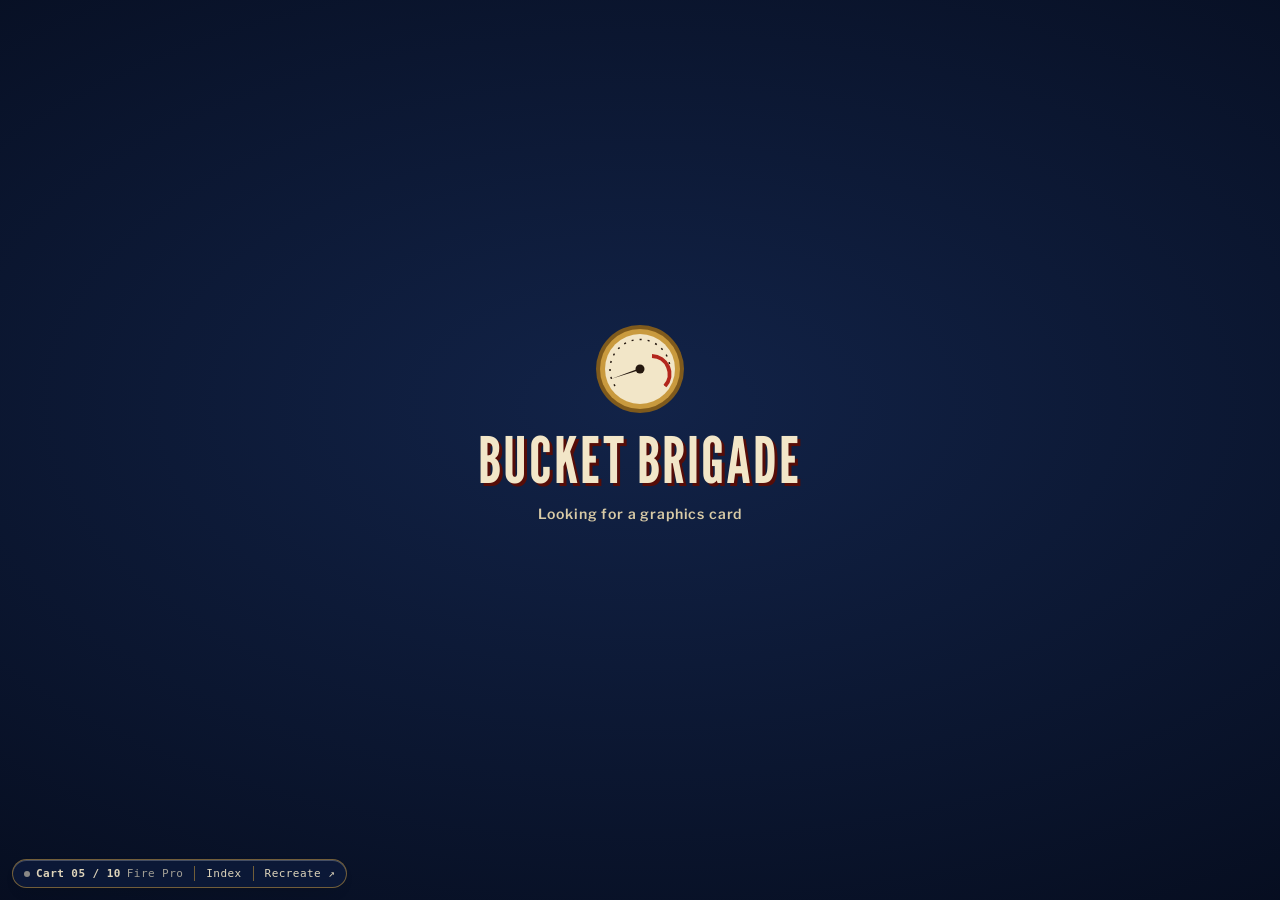
<file: showcases/05-fire-pro/index.html>
<!doctype html>
<html lang="en">
<head>
<meta charset="utf-8">
<meta name="viewport" content="width=device-width, initial-scale=1, viewport-fit=cover">
<title>Bucket Brigade</title>
<meta name="description" content="One windy night in a hill village of painted wooden houses. Work the hand pump, aim the hose and keep the roofs wet until dawn. Volumetric fire and smoke by Fire Pro on WebGPU.">
<meta property="og:title" content="Bucket Brigade">
<meta property="og:description" content="Work the hand pump, aim the hose and keep a hill village's roofs wet until dawn. Real-time volumetric fire on WebGPU.">
<meta property="og:image" content="../../thumbs/05-fire-pro.webp">
<meta property="og:type" content="website">
<meta name="theme-color" content="#0b1530">
<link rel="icon" href="data:image/svg+xml,%3Csvg xmlns='http://www.w3.org/2000/svg' viewBox='0 0 64 64'%3E%3Crect width='64' height='64' rx='14' fill='%230d1b3a'/%3E%3Cpath d='M15 24h34l-4 28a4 4 0 0 1-4 3.4H23a4 4 0 0 1-4-3.4z' fill='%23b3261c'/%3E%3Cpath d='M13 21h38v6H13z' fill='%23c99a3e'/%3E%3Cpath d='M20 21c0-9 24-9 24 0' fill='none' stroke='%23c99a3e' stroke-width='3'/%3E%3Cpath d='M32 31c4 6 6 9 6 12a6 6 0 0 1-12 0c0-3 2-6 6-12z' fill='%23f2e6c8'/%3E%3C/svg%3E">
<link rel="preconnect" href="https://fonts.googleapis.com">
<link rel="preconnect" href="https://fonts.gstatic.com" crossorigin>
<link rel="preconnect" href="https://cdn.jsdelivr.net" crossorigin>
<link href="https://fonts.googleapis.com/css2?family=League+Gothic&family=Libre+Franklin:ital,wght@0,400;0,600;0,800;1,400&display=swap" rel="stylesheet">
<script type="importmap">
{
  "imports": {
    "three": "https://cdn.jsdelivr.net/npm/three@0.185.1/build/three.webgpu.js",
    "three/webgpu": "https://cdn.jsdelivr.net/npm/three@0.185.1/build/three.webgpu.js",
    "three/tsl": "https://cdn.jsdelivr.net/npm/three@0.185.1/build/three.tsl.js",
    "three/addons/": "https://cdn.jsdelivr.net/npm/three@0.185.1/examples/jsm/",
    "threejs-fire-pro": "https://cdn.jsdelivr.net/npm/threejs-fire-pro@0.1.0/dist-lib/threejs-fire-pro.js"
  }
}
</script>
<style>
:root{
  --night0:#060d1f; --night1:#0d1b3a; --night2:#1a2d58;
  --cream:#f2e6c8; --paper:#efe1bd; --ink:#24170f; --ink2:#5b4632;
  --red:#b3261c; --red2:#8c1a12; --red3:#560d08;
  --brass:#c99a3e; --brass-hi:#efcd78; --brass-lo:#7f5a1c;
  --water:#9dd2ff; --ember:#ff8a3d; --soak:#7fb6e6;
  --display:'League Gothic','Arial Narrow',Impact,sans-serif;
  --text:'Libre Franklin','Franklin Gothic Book',system-ui,sans-serif;
  --tag-ink:#f2e6c8; --tag-paper:rgba(13,27,58,.94); --tag-line:rgba(201,154,62,.6);
  --grain:url("data:image/svg+xml,%3Csvg xmlns='http://www.w3.org/2000/svg' width='180' height='180'%3E%3Cfilter id='n'%3E%3CfeTurbulence type='fractalNoise' baseFrequency='.85' numOctaves='2' stitchTiles='stitch'/%3E%3CfeColorMatrix values='0 0 0 0 .25 0 0 0 0 .16 0 0 0 0 .08 0 0 0 .11 0'/%3E%3C/filter%3E%3Crect width='100%25' height='100%25' filter='url(%23n)'/%3E%3C/svg%3E");
  color-scheme: dark;
}
*{box-sizing:border-box}
[hidden]{display:none !important}
html,body{margin:0;height:100%;background:var(--night0);color:var(--cream);font-family:var(--text);overflow:hidden;
  -webkit-tap-highlight-color:transparent;-webkit-font-smoothing:antialiased}
body{overscroll-behavior:none;touch-action:none}
canvas.layer{position:fixed;inset:0;width:100vw;height:100vh;height:100dvh;display:block}
#gl{z-index:0}
#mirror{z-index:1;pointer-events:none}
#overlay{z-index:3;pointer-events:none}
#aimzone{position:fixed;inset:0;z-index:4;touch-action:none}
body.playing #aimzone{cursor:none}
body.touch.playing #aimzone{cursor:auto}
#vignette{position:fixed;inset:0;z-index:2;pointer-events:none;
  background:radial-gradient(120% 90% at 50% 40%,transparent 55%,rgba(3,7,18,.55) 100%)}
.sr-only{position:absolute!important;width:1px;height:1px;padding:0;margin:-1px;overflow:hidden;clip:rect(0 0 0 0);white-space:nowrap;border:0}
a{color:inherit}
button{font:inherit;color:inherit}
:focus-visible{outline:3px solid var(--cream);outline-offset:3px}

/* ---------- shared pieces ---------- */
.btn{appearance:none;border:0;cursor:pointer;font:400 25px/1 var(--display);letter-spacing:.05em;text-transform:uppercase;
  color:var(--ink);padding:13px 22px 11px;border-radius:7px;position:relative;white-space:nowrap;
  background:linear-gradient(180deg,var(--brass-hi),var(--brass) 52%,#a87a2c);
  box-shadow:inset 0 1px 0 rgba(255,250,225,.65),inset 0 -2px 0 rgba(70,40,5,.35),0 3px 0 var(--red3),0 8px 18px -8px rgba(0,0,0,.7);
  transition:transform .08s ease, filter .15s}
.btn:hover{filter:brightness(1.07)}
.btn:active{transform:translateY(2px);box-shadow:inset 0 1px 0 rgba(255,250,225,.5),inset 0 -1px 0 rgba(70,40,5,.35),0 1px 0 var(--red3)}
.btn:focus-visible{outline:3px solid var(--cream);outline-offset:4px}
.btn.big{font-size:34px;padding:15px 26px 12px}
.btn.line{background:transparent;color:var(--cream);box-shadow:inset 0 0 0 2px rgba(242,230,200,.55)}
.btn.line:hover{background:rgba(242,230,200,.08)}
.paper .btn.line{color:var(--ink);box-shadow:inset 0 0 0 2px rgba(36,23,15,.45)}
.paper .btn.line:hover{background:rgba(36,23,15,.06)}
.kbd{display:inline-grid;place-items:center;min-width:1.9em;height:1.75em;padding:0 .4em;border-radius:5px;font:400 1.05em/1 var(--display);letter-spacing:.04em;
  background:linear-gradient(var(--brass-hi),var(--brass));color:var(--ink);box-shadow:inset 0 -2px 0 rgba(70,40,5,.35),0 1px 0 rgba(0,0,0,.35);vertical-align:middle}
.eyebrow{font:600 11.5px/1.3 var(--text);letter-spacing:.2em;text-transform:uppercase}
.rivets{background-image:
  radial-gradient(circle at 16px 16px,var(--brass-hi) 0 2.6px,var(--brass-lo) 3.4px,transparent 4.2px),
  radial-gradient(circle at calc(100% - 16px) 16px,var(--brass-hi) 0 2.6px,var(--brass-lo) 3.4px,transparent 4.2px),
  radial-gradient(circle at 16px calc(100% - 16px),var(--brass-hi) 0 2.6px,var(--brass-lo) 3.4px,transparent 4.2px),
  radial-gradient(circle at calc(100% - 16px) calc(100% - 16px),var(--brass-hi) 0 2.6px,var(--brass-lo) 3.4px,transparent 4.2px)}
.paper{background:var(--grain),var(--paper);color:var(--ink);border-radius:5px;position:relative;
  box-shadow:0 0 0 1px rgba(60,35,10,.25),0 30px 80px -30px #000,0 10px 26px -14px rgba(0,0,0,.6)}
.paper::before{content:'';position:absolute;inset:9px;border:1.5px solid rgba(179,38,28,.55);border-radius:2px;pointer-events:none}
.paper h2{font:400 44px/0.95 var(--display);letter-spacing:.02em;margin:0 0 6px;color:var(--red2);text-transform:uppercase}
.paper p{margin:0 0 10px;font-size:15px;line-height:1.5}
.rule{height:0;border:0;border-top:1.5px solid rgba(179,38,28,.5);margin:14px 0}

/* ---------- screens ---------- */
.screen{position:fixed;inset:0;z-index:30}
#loading{display:grid;place-items:center;background:radial-gradient(90% 70% at 50% 45%,#122348,var(--night0));z-index:60;transition:opacity .6s}
#loading.fade{opacity:0;pointer-events:none}
.loadbox{display:grid;justify-items:center;gap:16px;text-align:center;padding:24px}
.loadbox h1{font:400 64px/0.9 var(--display);margin:0;letter-spacing:.03em;text-transform:uppercase;color:var(--cream);text-shadow:3px 3px 0 var(--red3)}
.loadbox .step{font:600 14px/1.4 var(--text);letter-spacing:.06em;color:#d9cba6;min-height:1.4em}
.loadbox .note{font-size:13px;color:#a69a7d;max-width:30ch;line-height:1.45;min-height:2.9em}
.mini-gauge{width:92px;height:92px}
.mini-gauge .needle{transform-origin:46px 46px;transition:transform .9s cubic-bezier(.3,1.4,.5,1)}

/* title */
#title{pointer-events:none}
#title .card{pointer-events:auto;position:absolute;left:clamp(20px,4.5vw,72px);top:50%;transform:translateY(-50%);width:min(440px,calc(100vw - 32px));
  background-color:var(--red);color:var(--cream);border-radius:14px;padding:34px 36px 26px;
  box-shadow:inset 0 0 0 8px var(--red),inset 0 0 0 10px rgba(242,230,200,.85),0 0 0 3px var(--red2),0 0 0 5px var(--brass-lo),0 30px 70px -24px rgba(0,0,0,.85)}
#title .card .eyebrow{color:var(--brass-hi);display:flex;align-items:center;gap:10px}
#title .crest{width:34px;height:34px;flex:none}
#title h1{font:400 clamp(84px,9.2vw,124px)/.8 var(--display);margin:16px 0 14px;letter-spacing:.015em;text-transform:uppercase;color:var(--cream);
  text-shadow:4px 4px 0 var(--red3)}
#title h1 span{display:block}
#title h1 span:last-child{padding-left:.42em}
#title .hook{font-size:16.5px;line-height:1.5;margin:0 0 22px;color:#f7ecd2;max-width:34ch}
#title .actions{display:flex;flex-wrap:wrap;gap:12px;align-items:center}
#title .meta{margin-top:20px;display:flex;flex-wrap:wrap;justify-content:space-between;gap:6px 16px;font:400 19px/1.1 var(--display);letter-spacing:.06em;text-transform:uppercase;color:var(--brass-hi)}
#title .meta b{font-weight:400;color:var(--cream)}
#title .credits{margin:14px 0 0;font-size:11.5px;line-height:1.5;color:rgba(242,230,200,.78)}
#title .credits a{color:var(--cream)}
#title .iconrow{position:absolute;top:18px;right:20px;display:flex;gap:8px}
.icbtn{appearance:none;border:0;cursor:pointer;width:40px;height:40px;border-radius:50%;display:grid;place-items:center;
  background:rgba(9,18,40,.82);color:var(--cream);box-shadow:inset 0 0 0 1.5px rgba(201,154,62,.75)}
.icbtn:hover{background:rgba(26,45,88,.95)}
.icbtn svg{width:20px;height:20px}
#title .card .icbtn{background:var(--red2);box-shadow:inset 0 0 0 1.5px rgba(239,205,120,.7);width:36px;height:36px}

/* ---------- HUD ---------- */
#hud{position:fixed;inset:0;z-index:20;pointer-events:none}
.plate{background:rgba(8,16,36,.86);border-radius:10px;box-shadow:inset 0 0 0 1.5px rgba(201,154,62,.55),0 10px 26px -14px #000}
#hud .top{position:absolute;top:max(12px,env(safe-area-inset-top));left:12px;right:12px;display:grid;grid-template-columns:1fr auto 1fr;align-items:start;gap:12px}
#roll{justify-self:start;padding:10px 12px 9px;display:grid;gap:6px}
#roll .rows{display:flex;gap:10px;align-items:flex-end}
#roll .row{display:flex;gap:3px;align-items:flex-end;position:relative;padding-top:13px}
#roll .row::before{content:attr(data-row);position:absolute;top:0;left:0;font:400 12px/1 var(--display);letter-spacing:.08em;color:var(--brass)}
.pip{width:15px;height:15px;display:block;background:var(--cream);clip-path:polygon(50% 0,100% 42%,100% 100%,0 100%,0 42%);transition:background .3s}
.pip.tower{width:15px;height:20px;clip-path:polygon(50% 0,80% 28%,80% 100%,20% 100%,20% 28%)}
.pip[data-s=hot]{background:#f1a43c;animation:pulse 1s steps(2,end) infinite}
.pip[data-s=burn]{background:#ff5a2a;animation:pulse .5s steps(2,end) infinite}
.pip[data-s=wet]{background:var(--soak)}
.pip[data-s=smoke]{background:#9a9a9a}
.pip[data-s=lost]{background:#3a2a24}
.reduce .pip{animation:none!important}
@keyframes pulse{50%{filter:brightness(1.5)}}
#roll .count{font:400 17px/1 var(--display);letter-spacing:.07em;text-transform:uppercase;color:#d9cba6}
#roll .count b{font-weight:400;color:var(--cream)}
#clock{justify-self:center;padding:8px 18px 9px;text-align:center;min-width:150px}
#clock .time{font:400 40px/0.9 var(--display);letter-spacing:.03em;color:var(--cream)}
#clock .time small{font-size:18px;margin-left:3px;color:var(--brass-hi)}
#clock .dawn{position:relative;height:5px;border-radius:3px;background:#1c2b52;margin:7px 2px 2px;overflow:hidden}
#clock .dawn i{position:absolute;inset:0 auto 0 0;width:0;background:linear-gradient(90deg,#3d5aa0,#e8a35a);border-radius:3px}
#clock .lbl{display:flex;justify-content:space-between;font:400 11px/1 var(--display);letter-spacing:.12em;color:#8f8ea6;margin-top:3px}
#hud .right{justify-self:end;display:flex;gap:10px;align-items:flex-start}
#vane{display:flex;align-items:center;gap:10px;padding:8px 12px 8px 8px}
#vane .dial{width:58px;height:58px;perspective:160px;flex:none}
#vane .disc{width:58px;height:58px;border-radius:50%;transform:rotateX(52deg);position:relative;
  background:radial-gradient(circle,#1d2f5c 0 52%,transparent 53%),conic-gradient(from 0deg,var(--brass) 0 2%,#7f5a1c 2% 23%,var(--brass) 23% 27%,#7f5a1c 27% 48%,var(--brass) 48% 52%,#7f5a1c 52% 73%,var(--brass) 73% 77%,#7f5a1c 77% 98%,var(--brass) 98%);
  box-shadow:0 0 0 2px #0a1430}
#vane .disc b{position:absolute;font:400 12px/1 var(--display);color:var(--cream);left:50%;top:50%;transform:translate(-50%,-50%)}
#vane .arrow{position:absolute;left:50%;top:50%;width:6px;height:46px;margin:-23px 0 0 -3px;transition:transform .35s ease}
#vane .arrow::before{content:'';position:absolute;left:-5px;top:0;border:8px solid transparent;border-top:0;border-bottom:13px solid #ffb257}
#vane .arrow::after{content:'';position:absolute;left:1.5px;top:12px;width:3px;height:32px;background:linear-gradient(#ffb257,rgba(255,178,87,.1))}
#vane .txt{font:400 15px/1.05 var(--display);letter-spacing:.07em;text-transform:uppercase;color:#d9cba6;min-width:92px}
#vane .txt b{display:block;font-weight:400;font-size:21px;color:var(--cream)}
#hud .btns{display:flex;flex-direction:column;gap:8px;pointer-events:auto}

#console{position:absolute;right:16px;bottom:16px;display:flex;align-items:flex-end;gap:14px;padding:10px 16px 10px 12px}
#console .gauge{width:132px;height:132px;display:block}
#console .side{display:grid;gap:9px;padding-bottom:6px}
#console .keys{display:flex;gap:6px;align-items:center}
#console .keys .kbd{font-size:22px;transition:transform .08s,filter .08s;opacity:.8}
#console .keys .kbd.on{transform:translateY(2px);filter:brightness(1.25);opacity:1}
#console .cap{font:400 15px/1.15 var(--display);letter-spacing:.09em;text-transform:uppercase;color:#d9cba6}
#console .cap b{font-weight:400;color:var(--cream);font-size:22px}
#hint{position:absolute;right:16px;bottom:176px;padding:9px 14px;border-radius:999px;
  font:600 14px/1.2 var(--text);color:var(--ink);background:var(--paper);box-shadow:0 6px 18px -8px #000;white-space:nowrap;transition:opacity .3s}
#hint.off{opacity:0}
#log{position:absolute;right:16px;top:118px;width:min(330px,40vw);display:grid;gap:5px;justify-items:end}
#log p{margin:0;padding:6px 11px;border-radius:7px;background:rgba(8,16,36,.82);box-shadow:inset 0 0 0 1px rgba(201,154,62,.35);font-size:13.5px;line-height:1.3;text-align:right;transition:opacity .5s}
#log p time{font:400 16px/1 var(--display);letter-spacing:.06em;color:var(--brass-hi);margin-right:7px}
#log p.fire{box-shadow:inset 0 0 0 1px rgba(255,90,42,.7)}
#log p.good{box-shadow:inset 0 0 0 1px rgba(127,182,230,.7)}
#log p.old{opacity:.55}
#pumppad{position:absolute;right:max(14px,env(safe-area-inset-right));bottom:max(18px,env(safe-area-inset-bottom));width:150px;height:150px;pointer-events:auto;touch-action:none;
  border:0;padding:0;background:none;display:none}
#pumppad svg{width:100%;height:100%;display:block;overflow:visible}
#pumppad .face{transition:transform .07s}
#pumppad.down .face{transform:scale(.95)}
#toast{position:absolute;left:50%;top:96px;transform:translateX(-50%);padding:8px 14px;border-radius:8px;background:rgba(8,16,36,.9);
  box-shadow:inset 0 0 0 1px rgba(201,154,62,.5);font-size:13.5px;white-space:nowrap;transition:opacity .4s;opacity:0}
#toast.on{opacity:1}

body.touch #console{display:none}
body.touch #pumppad{display:block}
body.touch #log{display:none}
body.touch #hint{bottom:190px;right:12px;white-space:normal;max-width:min(300px,calc(100vw - 24px));border-radius:12px}

/* ---------- modals ---------- */
.modal{position:fixed;inset:0;z-index:100;display:grid;padding:16px;background:rgba(4,8,20,.62);overflow:auto}
.modal .paper{margin:auto;width:min(640px,100%);padding:34px 36px 28px;max-height:calc(100dvh - 32px);overflow:auto}
.steps{list-style:none;margin:10px 0 6px;padding:0;display:grid;gap:12px;counter-reset:s}
.steps li{display:grid;grid-template-columns:38px 1fr;gap:12px;align-items:start;counter-increment:s}
.steps li::before{content:counter(s);display:grid;place-items:center;width:34px;height:34px;border-radius:50%;background:var(--red);color:var(--cream);font:400 22px/1 var(--display)}
.steps b{font:400 22px/1 var(--display);letter-spacing:.04em;text-transform:uppercase;display:block;margin:2px 0 3px;color:var(--ink)}
.steps span{font-size:14.5px;line-height:1.45}
table.controls{width:100%;border-collapse:collapse;font-size:14px;margin:6px 0 4px}
table.controls th{font:400 15px/1 var(--display);letter-spacing:.1em;text-transform:uppercase;text-align:left;color:var(--red2);padding:6px 6px;border-bottom:1.5px solid rgba(179,38,28,.45)}
table.controls td{padding:7px 6px;border-bottom:1px dashed rgba(36,23,15,.22);vertical-align:middle}
table.controls td:first-child{font-weight:600}
body.touch #ctlTable2 .k,body:not(.touch) #ctlTable2 .ph{display:none}
.btnrow{display:flex;flex-wrap:wrap;gap:10px;margin-top:18px;align-items:center}
a.btn{display:inline-flex;align-items:center;text-decoration:none}
fieldset.set{border:0;margin:6px 0 0;padding:0;display:grid;gap:10px}
fieldset.set legend{font:400 22px/1 var(--display);letter-spacing:.06em;text-transform:uppercase;color:var(--red2);padding:0;margin-bottom:6px}
.seg{display:inline-flex;justify-self:start;border-radius:7px;box-shadow:inset 0 0 0 2px rgba(36,23,15,.45);overflow:hidden}
.seg label{position:relative;cursor:pointer}
.seg input{position:absolute;opacity:0;inset:0;cursor:pointer}
.seg span{display:block;padding:9px 14px 7px;font:400 20px/1 var(--display);letter-spacing:.06em;text-transform:uppercase}
.seg input:checked+span{background:var(--red);color:var(--cream)}
.seg input:focus-visible+span{outline:3px solid var(--ink);outline-offset:-5px}
.check{display:flex;gap:10px;align-items:center;font-size:15px;cursor:pointer}
.check input{width:20px;height:20px;accent-color:var(--red)}
.small{font-size:12.5px!important;color:var(--ink2)}
.paper a{color:var(--red2)}
.paper :focus-visible,.paper .btn:focus-visible{outline-color:var(--red2)}

/* ---------- end ---------- */
#over{display:grid;padding:16px 16px 64px;background:linear-gradient(rgba(4,8,20,.25),rgba(4,8,20,.7));overflow:auto}
#over .paper{margin:auto;width:min(600px,100%);padding:34px 38px 28px;max-height:calc(100dvh - 32px);overflow:auto;
  background:repeating-linear-gradient(transparent 0 29px,rgba(70,90,140,.16) 29px 30px),var(--grain),var(--paper)}
#over .head{display:flex;justify-content:space-between;align-items:flex-start;gap:12px}
#over .stamp{flex:none;margin-top:4px;transform:rotate(-8deg);border:3px solid var(--red);color:var(--red);border-radius:6px;padding:7px 10px 5px;
  font:400 23px/0.95 var(--display);letter-spacing:.08em;text-transform:uppercase;text-align:center;opacity:.9;max-width:150px;
  box-shadow:inset 0 0 0 2px rgba(179,38,28,.25)}
#over .stamp.win{color:#2f5f8f;border-color:#2f5f8f}
#over h2{font-size:52px}
#over .verdict{font-size:16px;font-style:italic;margin:4px 0 12px}
.stats{display:grid;grid-template-columns:repeat(3,1fr);gap:10px 14px;margin:12px 0 4px}
.stats div{border-top:1.5px solid rgba(36,23,15,.35);padding-top:6px}
.stats dt{font:600 11px/1.2 var(--text);letter-spacing:.14em;text-transform:uppercase;color:var(--ink2)}
.stats dd{margin:3px 0 0;font:400 34px/1 var(--display);letter-spacing:.03em}
.stats dd small{font-size:18px;color:var(--ink2)}
.scoreline{display:flex;justify-content:space-between;align-items:baseline;gap:10px;margin-top:12px;padding:10px 0 2px;border-top:2px solid var(--red)}
.scoreline .s{font:400 56px/0.9 var(--display);color:var(--red2)}
.scoreline .b{font:400 20px/1 var(--display);letter-spacing:.06em;text-transform:uppercase;color:var(--ink2);text-align:right}
.scoreline .b b{font-weight:400;color:var(--ink);font-size:26px}
.scoreline .new{color:var(--red)}
#over .lostlist{font-size:13.5px;color:var(--ink2);margin:6px 0 0}

/* ---------- fallback ---------- */
#fallback{display:grid;padding:16px 16px 64px;overflow:auto;z-index:70;
  background:linear-gradient(180deg,rgba(6,13,31,.35),rgba(6,13,31,.9)),url(fallback.webp) center/cover no-repeat,var(--night0)}
#fallback .paper{margin:auto;width:min(600px,100%);padding:34px 38px 28px}
#fallback h2{font-size:54px}
#fallback .why{font-weight:600}
#fallback ul{margin:6px 0 12px;padding-left:20px;font-size:14.5px;line-height:1.5}
#fallback code{font-size:12.5px;background:rgba(36,23,15,.08);padding:1px 5px;border-radius:4px;word-break:break-all}
#fallback .still{display:block;width:100%;height:auto;aspect-ratio:16/10;object-fit:cover;border-radius:3px;margin:4px 0 14px;box-shadow:0 0 0 1px rgba(36,23,15,.35)}

/* ---------- responsive ---------- */
@media (max-width:760px){
  #title .card{left:12px;right:12px;width:auto;top:auto;bottom:max(56px,calc(env(safe-area-inset-bottom) + 48px));transform:none;padding:22px 22px 18px}
  #title .credits{display:none}
  #title .eyebrow .long{display:none}
  #title .eyebrow{padding-right:40px}
  #title h1{font-size:68px;margin:10px 0 10px}
  #title .hook{font-size:14.5px;margin-bottom:16px}
  #title .meta{font-size:16px;margin-top:14px}
  .btn.big{font-size:29px}
  .btn{font-size:22px;padding:11px 16px 9px}
  #hud .top{grid-template-columns:auto 1fr auto;gap:8px;left:8px;right:8px}
  #roll{padding:7px 8px 6px;gap:4px}
  #roll .rows{gap:6px}
  #roll .row{gap:2px;padding-top:11px}
  .pip{width:10px;height:10px}.pip.tower{width:11px;height:14px}
  #roll .count{font-size:14px}
  #clock{min-width:0;padding:6px 10px 6px}
  #clock .time{font-size:30px}
  #clock .lbl{display:none}
  #vane{padding:6px;gap:6px}
  #vane .dial,#vane .disc{width:44px;height:44px}
  #vane .arrow{height:36px;margin-top:-18px}
  #vane .arrow::after{height:24px}
  #vane .txt{display:none}
  #toast{top:84px;font-size:12.5px;max-width:calc(100vw - 24px);white-space:normal;text-align:center}
  .modal .paper,#over .paper,#fallback .paper{padding:26px 22px 22px}
  .paper h2{font-size:38px}
  #over h2{font-size:42px}
  .stats{grid-template-columns:repeat(2,1fr)}
  .stats dd{font-size:28px}
  .scoreline .s{font-size:46px}
}
@media (max-width:760px) and (max-height:700px){ #title h1{font-size:60px} #title .hook{display:none} }
/* small landscape windows: phones on their side, and the index's live previews */
@media (max-width:960px) and (min-aspect-ratio:5/4){
  #title .card{left:4vw;right:auto;top:50%;bottom:auto;transform:translateY(-50%);width:min(44vw,380px);padding:18px 20px 16px}
  #title h1{font-size:clamp(40px,8.4vw,78px);margin:8px 0 10px}
  #title .hook,#title .credits{display:none}
  #title .eyebrow{padding-right:36px;font-size:10px}
  #title .actions{gap:8px}
  #title .actions .btn{font-size:18px;padding:9px 12px 7px}
  #title .actions .btn.big{font-size:22px}
  #title .meta{font-size:13px;margin-top:10px}
}
.framed #title .actions .btn.line,.framed #title .meta span:last-child{display:none}
@media (prefers-reduced-motion:reduce){ *{transition-duration:.01ms!important;animation:none!important} }
</style>
</head>
<body>
<canvas id="gl" class="layer" aria-hidden="true"></canvas>
<canvas id="mirror" class="layer" aria-hidden="true" hidden></canvas>
<div id="vignette" aria-hidden="true"></div>
<canvas id="overlay" class="layer" aria-hidden="true"></canvas>
<div id="aimzone" aria-hidden="true"></div>

<section id="loading" class="screen" aria-live="polite" aria-label="Loading">
  <div class="loadbox">
    <svg class="mini-gauge" viewBox="0 0 92 92" aria-hidden="true">
      <circle cx="46" cy="46" r="44" fill="#7f5a1c"/><circle cx="46" cy="46" r="40" fill="#c99a3e"/><circle cx="46" cy="46" r="35" fill="#f2e6c8"/>
      <path d="M21 63 A30 30 0 1 1 71 63" fill="none" stroke="#24170f" stroke-width="1.5" stroke-dasharray="2 6"/>
      <path d="M58 33 A18 18 0 0 1 71 63" fill="none" stroke="#b3261c" stroke-width="4"/>
      <g class="needle" id="loadNeedle" style="transform:rotate(-130deg)"><path d="M45 48 L46 16 L47 48 Z" fill="#24170f"/></g>
      <circle cx="46" cy="46" r="4.5" fill="#24170f"/>
    </svg>
    <h1>Bucket Brigade</h1>
    <div class="step" id="loadStep">Lighting the lamps</div>
    <div class="note" id="loadNote">&nbsp;</div>
  </div>
</section>

<section id="title" class="screen" hidden aria-labelledby="titleH">
  <div class="card rivets">
    <div class="iconrow">
      <button class="icbtn" id="tMute" type="button" aria-label="Sound off" title="Sound (M)"></button>
    </div>
    <div class="eyebrow">
      <svg class="crest" viewBox="0 0 40 40" aria-hidden="true"><circle cx="20" cy="20" r="19" fill="#8c1a12" stroke="#efcd78" stroke-width="1.5"/><path d="M12 15h16l-2 15a2 2 0 0 1-2 1.8h-8a2 2 0 0 1-2-1.8z" fill="#efcd78"/><path d="M11 13h18v3H11z" fill="#f2e6c8"/><path d="M15 13c0-6 10-6 10 0" fill="none" stroke="#efcd78" stroke-width="1.6"/><path d="M20 19c2 3 3 4.5 3 6a3 3 0 0 1-6 0c0-1.5 1-3 3-6z" fill="#8c1a12"/></svg>
      <span>Sallowmere Volunteer Brigade<span class="long"> · Hand pump No.&nbsp;3</span></span>
    </div>
    <h1 id="titleH"><span>Bucket</span><span>Brigade</span></h1>
    <p class="hook">A dry wind is up over Sallowmere. Work the pump, wet the roofs, and keep the bell ringing until dawn.</p>
    <div class="actions">
      <button class="btn big" id="bPlay" type="button">Man the pump</button>
      <button class="btn line" id="bHow" type="button">How to play</button>
      <button class="btn line" id="bSet" type="button">Settings</button>
    </div>
    <div class="meta"><span>Night of <b id="tDate">—</b> · seed <b id="tSeed">—</b></span><span>Best <b id="tBest">—</b></span></div>
    <p class="credits">Fire and smoke: <a href="https://github.com/dgreenheck/threejs-fire-pro" target="_blank" rel="noopener">Fire Pro</a> by Dan Greenheck (MIT), on <a href="https://threejs.org" target="_blank" rel="noopener">three.js</a>. Type: League Gothic (The League of Moveable Type) and Libre Franklin (Impallari Type), both OFL. Everything else drawn in code.</p>
  </div>
</section>

<div id="hud" hidden>
  <div class="top">
    <div id="roll" class="plate" aria-label="Village roll">
      <div class="rows" id="rollRows"></div>
      <div class="count"><b id="cStand">11</b> standing · <b id="cBurn">0</b> alight</div>
    </div>
    <div id="clock" class="plate">
      <div class="time"><span id="clockT">1:00</span><small>am</small></div>
      <div class="dawn"><i id="dawnBar"></i></div>
      <div class="lbl"><span>1 am</span><span>dawn</span></div>
    </div>
    <div class="right">
      <div id="vane" class="plate" aria-label="Wind">
        <div class="dial"><div class="disc"><b>N</b><div class="arrow" id="vaneArrow"></div></div></div>
        <div class="txt"><span id="vaneFrom">from the west</span><b id="vaneStr">Breeze</b></div>
      </div>
      <div class="btns">
        <button class="icbtn" id="hPause" type="button" aria-label="Pause" title="Pause (Esc)"><svg viewBox="0 0 20 20" aria-hidden="true"><path d="M6 4h3v12H6zM11 4h3v12h-3z" fill="currentColor"/></svg></button>
        <button class="icbtn" id="hMute" type="button" aria-label="Sound off" title="Sound (M)"></button>
      </div>
    </div>
  </div>
  <div id="hint" class="off"></div>
  <div id="toast"></div>
  <div id="console" class="plate">
    <svg class="gauge" id="gauge" viewBox="0 0 132 132" aria-hidden="true"></svg>
    <div class="side">
      <div class="cap">Pressure<br><b id="psi">35</b> lb</div>
      <div class="keys"><span class="kbd" id="kL">A</span><span class="kbd" id="kR">D</span></div>
      <div class="cap">pump · alternate</div>
    </div>
  </div>
  <div id="log" aria-hidden="true"></div>
  <button id="pumppad" type="button" aria-label="Pump. Tap in a steady rhythm"><svg viewBox="0 0 150 150" id="padsvg" aria-hidden="true"></svg></button>
</div>

<div id="howto" class="modal" role="dialog" aria-modal="true" aria-labelledby="howH" hidden>
  <div class="paper">
    <div class="eyebrow" style="color:var(--red2)">Drill card · the night watch</div>
    <h2 id="howH">How to keep a village</h2>
    <ol class="steps">
      <li><div><b>Aim the branch</b><span>Point the mouse at a roof, or drag a thumb anywhere over the village. The dotted arc shows where the water will land.</span></div></li>
      <li><div><b>Hold to spray</b><span>Hold the mouse button or Space. On a phone, keep your thumb down on the village.</span></div></li>
      <li><div><b>Keep her pumping</b><span>Alternate <span class="kbd">A</span> <span class="kbd">D</span> or <span class="kbd">←</span> <span class="kbd">→</span>, or tap PUMP in a steady rhythm. Pressure is reach: the gauge marks what each terrace needs, I, II, III and the Bell.</span></div></li>
      <li><div><b>Mind the vane</b><span>Fire jumps downwind and climbs uphill. A soaked roof shrugs off sparks for a while, so wet the next roof before the wind gets there.</span></div></li>
      <li><div><b>Save the bell</b><span>The bell tower is the last stand. If it falls, the night is over. Hold out until five o'clock.</span></div></li>
    </ol>
    <hr class="rule">
    <table class="controls" id="ctlTable1"></table>
    <div class="btnrow">
      <button class="btn" id="hwPlay" type="button">Right, to the pump</button>
      <button class="btn line" id="hwBack" type="button">Back</button>
    </div>
  </div>
</div>

<div id="settings" class="modal" role="dialog" aria-modal="true" aria-labelledby="setH" hidden>
  <div class="paper">
    <div class="eyebrow" style="color:var(--red2)">Brigade orders</div>
    <h2 id="setH">Settings</h2>
    <div class="setslot"></div>
    <div class="btnrow"><button class="btn" id="setDone" type="button">Done</button></div>
  </div>
</div>

<div id="pause" class="modal" role="dialog" aria-modal="true" aria-labelledby="pauseH" hidden>
  <div class="paper">
    <div class="eyebrow" style="color:var(--red2)">The pump is quiet</div>
    <h2 id="pauseH">Brigade at rest</h2>
    <p>The fire is holding its breath until you come back.</p>
    <table class="controls" id="ctlTable2"></table>
    <hr class="rule">
    <div class="setslot2"></div>
    <div class="btnrow">
      <button class="btn" id="pResume" type="button">Back to it</button>
      <button class="btn line" id="pRestart" type="button">Start the night again</button>
      <button class="btn line" id="pQuit" type="button">To the square</button>
    </div>
    <p class="small" style="margin-top:14px">Fire Pro by Dan Greenheck · <a href="https://github.com/dgreenheck/threejs-fire-pro" target="_blank" rel="noopener">github.com/dgreenheck/threejs-fire-pro</a> · three.js · League Gothic &amp; Libre Franklin (OFL).</p>
  </div>
</div>

<section id="over" class="screen" hidden aria-labelledby="overH">
  <div class="paper" role="dialog" aria-modal="false" aria-labelledby="overH">
    <div class="head">
      <div>
        <div class="eyebrow" style="color:var(--red2)" id="oEyebrow">Incident report</div>
        <h2 id="overH">Dawn over Sallowmere</h2>
      </div>
      <div class="stamp" id="oStamp">Brass helmet</div>
    </div>
    <p class="verdict" id="oLine"></p>
    <dl class="stats" id="oStats"></dl>
    <p class="lostlist" id="oLost"></p>
    <div class="scoreline"><div><div class="eyebrow" style="color:var(--ink2)">Score</div><div class="s" id="oScore">0</div></div><div class="b" id="oBest"></div></div>
    <div class="btnrow">
      <button class="btn" id="oAgain" type="button">Same night again</button>
      <button class="btn line" id="oNext" type="button">Next night</button>
      <button class="btn line" id="oTitle" type="button">To the square</button>
    </div>
  </div>
</section>

<section id="fallback" class="screen" hidden aria-labelledby="fbH">
  <div class="paper">
    <div class="eyebrow" style="color:var(--red2)">Notice to residents · Sallowmere Volunteer Brigade</div>
    <h2 id="fbH">This pump runs on WebGPU</h2>
 <img class="still" loading="lazy" src="fallback.webp" alt="A still from Bucket Brigade: a hillside village of painted wooden houses at night, two roofs burning, smoke drifting downwind, the hand pump in the square." width="1200" height="750">
    <p>Bucket Brigade simulates every flame and plume of smoke as a real fluid on your graphics card, using Fire Pro. Fire Pro runs only on WebGPU and has no WebGL path, <span class="why" id="fbWhy">and this browser does not offer WebGPU</span>.</p>
    <ul id="fbTry">
      <li>Open it in a recent Chrome or Edge on Windows, macOS or ChromeOS, or in Safari with WebGPU switched on.</li>
      <li>On Linux with an NVIDIA card, start Chrome with <code>--enable-unsafe-webgpu --enable-features=Vulkan --enable-dawn-features=vulkan_enable_f16_on_nvidia</code>.</li>
    </ul>
    <div class="btnrow">
      <a class="btn" href="https://github.com/dgreenheck/threejs-fire-pro" target="_blank" rel="noopener">Fire Pro on GitHub</a>
      <a class="btn line" href="https://dgreenheck.github.io/threejs-fire-pro/" target="_blank" rel="noopener">The Fire Pro editor</a>
      <a class="btn line" href="../../index.html">Back to the index</a>
    </div>
  </div>
</section>

<div id="sr" class="sr-only" aria-live="polite"></div>
<script src="../../shared/tag.js" data-no="05" data-slug="05-fire-pro" data-tool="Fire Pro" data-position="bl" defer></script>

<script type="module">
// =====================================================================
//  Bucket Brigade · a night with the Sallowmere hand pump
//  Game rules live in a pure, seeded, fixed-step simulation (createSim).
//  three.js + Fire Pro only draw it, and never feed back into the rules.
// =====================================================================

// ---------- 0. environment, settings, storage ----------
const QS = new URLSearchParams(location.search);
const MIRROR = QS.has('mirror');
const IN_FRAME = (() => { try { return window.self !== window.top; } catch (e) { return true; } })();
const RM = matchMedia('(prefers-reduced-motion: reduce)');
const $ = (id) => document.getElementById(id);
const store = {
  get(k, d) { try { const v = localStorage.getItem('bucketbrigade.' + k); return v === null ? d : JSON.parse(v); } catch (e) { return d; } },
  set(k, v) { try { localStorage.setItem('bucketbrigade.' + k, JSON.stringify(v)); } catch (e) {} },
};
const settings = {
  quality: QS.get('quality') || store.get('quality', 'auto'),
  reduceFlash: store.get('reduceFlash', null),
  muted: store.get('muted', false),
};
if (settings.reduceFlash === null) settings.reduceFlash = RM.matches;
if (IN_FRAME) { settings.muted = true; document.documentElement.classList.add('framed'); }
document.body.classList.toggle('reduce', !!settings.reduceFlash);
const isCoarse = matchMedia('(pointer: coarse)').matches;
if (isCoarse) document.body.classList.add('touch');

function dailySeed() { const d = new Date(); return `${d.getFullYear()}${String(d.getMonth() + 1).padStart(2, '0')}${String(d.getDate()).padStart(2, '0')}`; }
let seedStr = String(QS.get('seed') || dailySeed()).replace(/[^\w-]/g, '').slice(0, 24) || dailySeed();
function nightLabel(seed) {
  if (/^\d{8}$/.test(seed)) { const y = +seed.slice(0, 4), m = +seed.slice(4, 6) - 1, d = +seed.slice(6, 8); const dt = new Date(y, m, d); if (!isNaN(dt)) return dt.toLocaleDateString('en-GB', { day: 'numeric', month: 'short' }); }
  return 'No. ' + seed;
}

// ---------- 1. seeded randomness ----------
function hashSeed(s) { let h = 2166136261 >>> 0; for (let i = 0; i < s.length; i++) { h ^= s.charCodeAt(i); h = Math.imul(h, 16777619); } return h >>> 0; }
function mulberry32(a) { return function () { a |= 0; a = (a + 0x6D2B79F5) | 0; let t = Math.imul(a ^ (a >>> 15), 1 | a); t = (t + Math.imul(t ^ (t >>> 7), 61 | t)) ^ t; return ((t ^ (t >>> 14)) >>> 0) / 4294967296; }; }
const clamp = (v, a, b) => (v < a ? a : v > b ? b : v);
const lerp = (a, b, t) => a + (b - a) * t;
const r4 = (v) => Math.round(v * 1e4) / 1e4;

// ---------- 2. the village (shared by rules and drawing) ----------
const DT = 1 / 60, G = 9.81, NIGHT = 240, MAX_FIRES = 6;
const TUNE = (globalThis.__bbTune || {});
const WATER_K = TUNE.water ?? 0.0019, BREAK_A = TUNE.breakA ?? 21, BREAK_B = TUNE.breakB ?? 10, START_F = TUNE.start ?? 0.2;
const TERRACE = [0, 1.3, 3.1, 5.0, 6.9];
const EDGE = [1.0, -4.6, -10.6, -16.2];           // z of each retaining wall's face
const NOZZLE = [0.35, 1.45, 4.35];
function groundY(x, z) { if (z > EDGE[0]) return 0; if (z > EDGE[1]) return TERRACE[1]; if (z > EDGE[2]) return TERRACE[2]; if (z > EDGE[3]) return TERRACE[3]; return TERRACE[4]; }
const HOUSE_DEFS = [
  { id: 'cooper', name: "the Cooper's", row: 1, x: -9.7, z: -1.9, w: 3.2, d: 2.6, h: 2.0, rh: 1.35, rot: 0.10, wall: '#d9a441', roof: '#7a2f22', door: '#2f4b3a' },
  { id: 'pell', name: "Widow Pell's", row: 1, x: -4.5, z: -2.2, w: 2.7, d: 2.4, h: 1.8, rh: 1.25, rot: -0.06, wall: '#8fae86', roof: '#3e4654', door: '#7a2f22' },
  { id: 'bake', name: 'the Bakehouse', row: 1, x: 4.6, z: -1.8, w: 3.4, d: 2.6, h: 2.0, rh: 1.4, rot: 0.05, wall: '#e9dcc0', roof: '#8f3b2a', door: '#3b5d7a' },
  { id: 'post', name: 'the Post House', row: 1, x: 9.9, z: -2.3, w: 3.0, d: 2.5, h: 2.2, rh: 1.3, rot: -0.12, wall: '#5d7fa3', roof: '#5a2a24', door: '#b3261c' },
  { id: 'tinker', name: "Hob the Tinker's", row: 2, x: -11.4, z: -7.9, w: 2.6, d: 2.3, h: 1.8, rh: 1.2, rot: 0.18, wall: '#c26a4a', roof: '#3b4250', door: '#2a3a4d' },
  { id: 'school', name: 'the Schoolroom', row: 2, x: -6.0, z: -7.5, w: 3.8, d: 2.7, h: 2.1, rh: 1.4, rot: 0.02, wall: '#e2c35b', roof: '#4a5a3e', door: '#7a2f22' },
  { id: 'marrow', name: 'Marrow Cottage', row: 2, x: 5.4, z: -7.8, w: 2.8, d: 2.4, h: 1.8, rh: 1.3, rot: -0.04, wall: '#d68f7c', roof: '#6b2c25', door: '#36506b' },
  { id: 'inn', name: 'the Lantern Inn', row: 2, x: 10.9, z: -7.4, w: 3.6, d: 2.8, h: 2.8, rh: 1.5, rot: -0.15, wall: '#4f8a83', roof: '#2f3440', door: '#c99a3e' },
  { id: 'weaver', name: "the Weaver's", row: 3, x: -8.6, z: -13.4, w: 3.0, d: 2.5, h: 2.0, rh: 1.3, rot: 0.12, wall: '#a9b9cc', roof: '#7a2f22', door: '#5a2a24' },
  { id: 'fenn', name: "Old Fenn's", row: 3, x: -3.6, z: -13.0, w: 2.6, d: 2.3, h: 1.8, rh: 1.2, rot: -0.08, wall: '#cf9f52', roof: '#3e4654', door: '#2f4b3a' },
  { id: 'smithy', name: 'the Smithy', row: 3, x: 6.6, z: -13.3, w: 3.4, d: 2.7, h: 2.0, rh: 1.3, rot: 0.06, wall: '#8a7563', roof: '#353b45', door: '#2a2420' },
  { id: 'tower', name: 'the Bell Tower', row: 4, x: 0.8, z: -18.6, w: 2.6, d: 2.6, h: 6.8, rh: 2.2, rot: 0, tower: true, shaft: 5.2, wall: '#9a958a', roof: '#3a4250' },
];
const HOUSES = HOUSE_DEFS.map((d, i) => {
  const base = TERRACE[d.row];
  const H = { ...d, i, base, c: Math.cos(d.rot), s: Math.sin(d.rot), hp: d.tower ? 1.45 : 1 };
  H.r2 = (Math.max(d.w, d.d) * 0.75 + 0.6) ** 2;
  H.roofFrom = d.tower ? d.shaft - 0.2 : d.h - 0.35;
  H.ax = d.x; H.az = d.z; H.ay = d.tower ? base + d.shaft + 0.9 : base + d.h + d.rh * 0.62;
  H.ey = d.tower ? base + d.shaft + 1.0 : base + d.h + d.rh + 0.12;   // where the Fire Pro emitter sits
  return H;
});
const TOWER = HOUSES.length - 1;
// neighbours for spread, with distance falloff
for (const J of HOUSES) {
  J.nbrs = [];
  for (const I of HOUSES) {
    if (I === J) continue;
    const dx = I.x - J.x, dz = I.z - J.z, dist = Math.hypot(dx, dz);
    if (dist > 14) continue;
    J.nbrs.push({ k: I.i, dx: dx / dist, dz: dz / dist, dist, fall: Math.exp(-dist / 4.2), up: I.base > J.base + 0.5 ? 1.22 : I.base < J.base - 0.5 ? 0.8 : 1 });
  }
}
const DEMO_HOUSES = ['fenn', 'marrow', 'smithy', 'bake', 'school', 'pell'];
const COMPASS = ['north', 'north-east', 'east', 'south-east', 'south', 'south-west', 'west', 'north-west'];
const fromName = (ang) => COMPASS[((Math.round(((ang + Math.PI) % (2 * Math.PI) + 2 * Math.PI) % (2 * Math.PI) / (Math.PI / 4)) % 8) + 8) % 8];
const windWord = (s) => (s < 0.3 ? 'Light air' : s < 0.48 ? 'Breeze' : s < 0.66 ? 'Stiff wind' : s < 0.82 ? 'Strong wind' : 'Gale');
const cap = (s) => s.charAt(0).toUpperCase() + s.slice(1);
const launchSpeed = (p) => 6.5 + 15 * p;
// the least pressure that can reach a point from the nozzle (for the gauge marks)
function pressureFor(x, y, z) {
  const dx = x - NOZZLE[0], dz = z - NOZZLE[2], dy = y - NOZZLE[1], xh = Math.hypot(dx, dz);
  const v = Math.sqrt(G * (dy + Math.hypot(xh, dy)));
  return clamp((v - 6.5) / 15, 0, 1);
}
const ROW_NEED = [1, 2, 3, 4].map((row) => Math.max(...HOUSES.filter((h) => h.row === row).map((h) => pressureFor(h.ax, h.ay, h.az))) + 0.035);

function aimedHouseAt(a) {
  let best = -1, bd = 1e9;
  for (const H of HOUSES) { const d = Math.hypot(a[0] - H.x, a[2] - H.z) + Math.max(0, H.base - a[1]); const lim = Math.max(H.w, H.d) * 0.75 + 0.4; if (d < lim && d < bd) { bd = d; best = H.i; } }
  return best;
}
function hitHouse(H, x, y, z) {
  const dx = x - H.x, dz = z - H.z;
  if (dx * dx + dz * dz > H.r2) return 0;
  const ly = y - H.base;
  if (ly < 0 || ly > H.h + H.rh + 0.15) return 0;
  const lx = H.c * dx - H.s * dz, lz = H.s * dx + H.c * dz;
  if (ly <= H.h) return Math.abs(lx) <= H.w / 2 && Math.abs(lz) <= H.d / 2 ? (ly > H.roofFrom ? 2 : 1) : 0;
  const k = 1 - (ly - H.h) / H.rh;
  if (H.tower) { const hw = (H.w / 2 + 0.35) * k + 0.08; return Math.abs(lx) <= hw && Math.abs(lz) <= hw ? 2 : 0; }
  return Math.abs(lx) <= H.w / 2 + 0.26 && Math.abs(lz) <= (H.d / 2 + 0.3) * k + 0.1 ? 2 : 0;
}

// ---------- 3. the rules: a seeded fixed-step simulation ----------
function createSim(seed, mode) {
  const rng = mulberry32(hashSeed(String(seed)) ^ (mode === 'attract' ? 0x9e3779b9 : 0));
  const spray = mulberry32(hashSeed('spray:' + seed));
  const S = {
    mode, seed: String(seed), t: 0, tick: 0, over: false, win: false, endReason: '', endT: 0,
    pressure: 0.35, beam: 0, beamTarget: 0, lastSide: 'R', lastStrokeT: -1, strokes: 0, strokeQueue: [],
    spraying: false, aim: [HOUSES[2].ax, HOUSES[2].ay, HOUSES[2].az], th: 0.6, yaw: 0, arcShort: false,
    windAng: 0, windS: 0.45, windSEff: 0.45, windTarget: 0, windSTarget: 0.45, windPlan: [], windIdx: 0,
    drops: [], impacts: [], events: [], nextBreak: 3.0, nextAttractFire: 0, aiTarget: -1, aiPhase: 0,
    firesOut: 0, dropsFired: 0, hits: 0, breakouts: 0, maxBurning: 0, towerAlight: false, nextDropId: 1, emitCarry: 0,
    houses: HOUSES.map((H) => ({ i: H.i, id: H.id, state: 'ok', fire: 0, heat: 0, heatIn: 0, soak: 0, damage: 0, smoulder: 0, burnT: 0, lastSteam: -9, ignitedAt: -1, everBurned: false })),
  };
  // wind plan for the night: a starting wind, three shifts, a gale, then it eases
  const startAng = (rng() < 0.5 ? 1 : -1) * (Math.PI / 2 + (rng() - 0.5) * 0.7);
  S.windAng = S.windTarget = startAng;
  const plan = [];
  let a = startAng;
  const shifts = [[48 + rng() * 14, 0.5], [100 + rng() * 14, 0.58], [150 + rng() * 10, 0.92, 'gale'], [204 + rng() * 10, 0.4, 'ease']];
  for (const [t, s, tag] of shifts) {
    a += (rng() < 0.5 ? -1 : 1) * (0.9 + rng() * 1.1);
    if (tag === 'gale') a = (rng() - 0.5) * 1.4;      // the gale blows up the hill, toward the tower
    plan.push({ t, ang: a, s, tag });
  }
  S.windPlan = plan;
  S.gustPh = rng() * 6.28; S.gustPh2 = rng() * 6.28;

  const emit = (type, data = {}) => { S.events.push({ type, t: S.t, ...data }); if (S.events.length > 160) S.events.splice(0, S.events.length - 160); };
  const burningCount = () => S.houses.reduce((n, h) => n + (h.state === 'burning' ? 1 : 0), 0);

  function ignite(h, how, start = 0.14) {
    if (h.state === 'burning' || h.state === 'lost') return;
    h.state = 'burning'; h.fire = Math.max(h.fire, start); h.heat = 0; h.smoulder = 0; h.ignitedAt = S.t; h.everBurned = true;
    if (how === 'breakout') S.breakouts++;
    emit('ignite', { k: h.i, how });
    if (h.i === TOWER && !S.towerAlight) { S.towerAlight = true; emit('toweralight', { k: h.i }); }
  }
  function extinguish(h) {
    h.state = 'ok'; h.fire = 0; h.heat = 0; h.smoulder = 14; S.firesOut++;
    emit('out', { k: h.i });
    if (h.i === TOWER) S.towerAlight = false;
  }
  function collapse(h) {
    h.state = 'lost'; h.damage = 1; h.burnT = 0; h.fire = Math.max(h.fire, 0.85);
    emit('collapse', { k: h.i });
    if (h.i === TOWER && S.mode === 'play' && !S.over) end(false, 'tower');
  }
  function end(win, reason) { S.over = true; S.win = win; S.endReason = reason; S.endT = S.t; S.spraying = false; emit(win ? 'dawn' : 'fallen'); }

  function stroke(side) {
    if (side === 'tap') side = S.lastSide === 'L' ? 'R' : 'L';
    const travel = S.lastStrokeT < 0 ? 1 : Math.min(1, (S.t - S.lastStrokeT) / 0.17);
    let v = 0.092 * travel;
    if (side === S.lastSide) v *= 0.25;
    S.pressure = Math.min(1, S.pressure + v * (1 - 0.3 * S.pressure));
    S.lastSide = side; S.lastStrokeT = S.t; S.strokes++;
    S.beamTarget = side === 'L' ? 1 : -1;
    emit('stroke', { side, v: r4(v) });
  }

  // the hoseman takes the flat arc, unless a roof in front is in the way; then he lobs it over
  function arcBlocked(th, yaw, v, T) {
    const ch = Math.cos(th); let x = NOZZLE[0], y = NOZZLE[1], z = NOZZLE[2], vx = Math.sin(yaw) * ch * v, vy = Math.sin(th) * v, vz = Math.cos(yaw) * ch * v;
    const tk = aimedHouseAt(T), d = 1 / 30;
    for (let i = 0; i < 150; i++) {
      vy -= G * d; x += vx * d; y += vy * d; z += vz * d;
      for (const H of HOUSES) if (H.i !== tk && hitHouse(H, x, y, z)) return true;
      if ((x - T[0]) ** 2 + (z - T[2]) ** 2 < 0.8 || y < groundY(x, z) - 0.5) return false;
    }
    return false;
  }
  function angles(T, v, lob) {
    const dx = T[0] - NOZZLE[0], dz = T[2] - NOZZLE[2], dy = T[1] - NOZZLE[1];
    const xh = Math.max(0.05, Math.hypot(dx, dz)), v2 = v * v, disc = v2 * v2 - G * (G * xh * xh + 2 * dy * v2);
    const yaw = Math.atan2(dx, dz);
    if (disc < 0) return { yaw, th: clamp(Math.PI / 4 + 0.5 * Math.atan2(dy, xh), -0.3, 1.45), short: true, xh };
    const th = Math.atan((v2 + (lob ? 1 : -1) * Math.sqrt(disc)) / (G * xh));
    return { yaw, th: clamp(th, -0.3, 1.45), short: false, xh };
  }
  function solveAim() {
    const T = S.aim, v = launchSpeed(S.pressure);
    if (S.tick % 6 === 0 || S.lobAim === undefined || Math.abs(S.lobAim[0] - T[0]) + Math.abs(S.lobAim[2] - T[2]) > 0.4) {
      S.lobAim = T.slice();
      const lo = angles(T, v, false), hi = angles(T, v, true);
      S.lob = !lo.short && arcBlocked(lo.th, lo.yaw, v, T) && hi.th < 1.45 && !arcBlocked(hi.th, hi.yaw, v, T);
    }
    // the hoseman aims off for the wind: shift the aim point against the drift over the flight time
    const wx = Math.sin(S.windAng), wz = -Math.cos(S.windAng), wa = 1.1 * S.windSEff;
    let A = T.slice(), sol = angles(A, v, S.lob);
    for (let it = 0; it < 2 && !sol.short; it++) {
      const tf = sol.xh / Math.max(0.5, v * Math.cos(sol.th)), drift = 0.5 * wa * tf * tf;
      A = [T[0] - wx * drift, T[1], T[2] - wz * drift]; sol = angles(A, v, S.lob);
    }
    S.arcShort = sol.short; S.yaw = sol.yaw; S.th = sol.th;
  }

  function water(h, part, w) {
    const k = part === 2 ? 1 : 0.35;
    h.soak = Math.min(1, h.soak + 0.02 * k * w);
    h.heat = Math.max(0, h.heat - 0.06 * k * w);
    if (part === 2 && h.state === 'burning') {
      h.fire -= WATER_K * w * (1.15 - 0.3 * h.fire);
      if (h.fire <= 0) extinguish(h);
    } else if (part === 2 && h.state === 'lost' && h.fire > 0) {
      h.fire = Math.max(0, h.fire - 0.006 * w);
    }
    if ((h.state === 'burning' || h.heat > 0.3 || (h.state === 'lost' && h.fire > 0.1)) && S.t - h.lastSteam > 0.2) { h.lastSteam = S.t; return true; }
    return false;
  }

  function stepDrops() {
    const wx = Math.sin(S.windAng), wz = -Math.cos(S.windAng), wa = 1.1 * S.windSEff;
    for (let n = S.drops.length - 1; n >= 0; n--) {
      const d = S.drops[n];
      d.px = d.x; d.py = d.y; d.pz = d.z;
      d.vy -= G * DT; d.vx += wx * wa * DT; d.vz += wz * wa * DT;
      d.x += d.vx * DT; d.y += d.vy * DT; d.z += d.vz * DT; d.age += DT;
      let gone = false;
      for (const H of HOUSES) {
        const part = hitHouse(H, d.x, d.y, d.z);
        if (part) {
          const h = S.houses[H.i];
          S.hits++;
          if (water(h, part, d.w)) emit('steam', { k: H.i, p: [r4(d.x), r4(d.y), r4(d.z)] });
          S.impacts.push(d.x, d.y, d.z, part);
          gone = true; break;
        }
      }
      if (!gone && (d.y < groundY(d.x, d.z) || d.age > 6.5)) { S.impacts.push(d.x, Math.max(d.y, groundY(d.x, d.z)), d.z, 0); gone = true; }
      if (gone) { S.drops[n] = S.drops[S.drops.length - 1]; S.drops.pop(); }
    }
    if (S.impacts.length > 400) S.impacts.splice(0, S.impacts.length - 400);
  }

  function emitDrops() {
    if (!S.spraying || S.pressure < 0.03 || S.over) { S.emitCarry = 0; return; }
    S.emitCarry += (50 + 35 * S.pressure) * DT;
    const v0 = launchSpeed(S.pressure), spread = 0.022 + 0.03 * (1 - S.pressure);
    while (S.emitCarry >= 1 && S.drops.length < 340) {
      S.emitCarry -= 1;
      const th = S.th + (spray() - 0.5) * spread, yw = S.yaw + (spray() - 0.5) * spread, v = v0 * (1 + (spray() - 0.5) * 0.05);
      const ch = Math.cos(th);
      const dx = Math.sin(yw) * ch, dy = Math.sin(th), dz = Math.cos(yw) * ch;
      const x = NOZZLE[0] + dx * 0.25, y = NOZZLE[1] + dy * 0.25, z = NOZZLE[2] + dz * 0.25;
      S.drops.push({ id: S.nextDropId++, x, y, z, px: x, py: y, pz: z, vx: dx * v, vy: dy * v, vz: dz * v, age: 0, w: 0.75 + 0.5 * S.pressure });
      S.dropsFired++;
    }
  }

  function wind() {
    const P = S.windPlan[S.windIdx];
    if (S.mode === 'play' && P && S.t >= P.t) {
      const prev = S.windTarget; S.windTarget = P.ang; S.windSTarget = P.s; S.windIdx++;
      let d = ((P.ang - prev) % (2 * Math.PI) + 3 * Math.PI) % (2 * Math.PI) - Math.PI;
      emit('wind', { tag: P.tag || (d > 0 ? 'veer' : 'back'), from: fromName(P.ang) });
    }
    if (S.mode === 'attract') { S.windTarget = Math.PI / 2 + Math.sin(S.t * 0.03) * 0.8; S.windSTarget = 0.45; }
    let d = ((S.windTarget - S.windAng) % (2 * Math.PI) + 3 * Math.PI) % (2 * Math.PI) - Math.PI;
    S.windAng += clamp(d, -0.35 * DT, 0.35 * DT);
    S.windS += clamp(S.windSTarget - S.windS, -0.08 * DT, 0.08 * DT);
    S.windSEff = clamp(S.windS * (1 + 0.14 * Math.sin(S.t * 0.9 + S.gustPh) + 0.07 * Math.sin(S.t * 2.3 + S.gustPh2)), 0, 1.2);
  }

  function script() {
    if (S.mode !== 'play' || S.over) return;
    if (S.t >= S.nextBreak) {
      const lit = burningCount();
      if (lit >= MAX_FIRES - 1) { S.nextBreak = S.t + 4; return; }
      const firstRow = S.breakouts === 0;
      const cand = S.houses.filter((h) => h.state === 'ok' && h.i !== TOWER && h.smoulder <= 0 && (!firstRow || HOUSES[h.i].row === 1));
      if (cand.length) {
        let total = 0; const wts = cand.map((h) => { const w = (1.05 - h.soak) * (1.2 - h.damage); total += w; return w; });
        let r = rng() * total, pick = cand[cand.length - 1];
        for (let n = 0; n < cand.length; n++) { r -= wts[n]; if (r <= 0) { pick = cand[n]; break; } }
        ignite(pick, 'breakout', firstRow ? 0.2 : START_F);
        // in the gale, embers come down two at a time
        if (S.windSTarget > 0.85 && cand.length > 1 && rng() < 0.6) { const o = cand.filter((h) => h !== pick); ignite(o[Math.floor(rng() * o.length)], 'breakout', START_F * 0.8); }
      }
      const prog = S.t / NIGHT;
      S.nextBreak = S.t + lerp(BREAK_A, BREAK_B, prog) * (0.8 + 0.4 * rng());
    }
    if (S.t - DT < 180 && S.t >= 180) emit('hour', { text: 'Four o’clock. One hour to dawn.' });
    if (S.t - DT < 225 && S.t >= 225) emit('hour', { text: 'The sky is greying in the east.' });
    if (S.t >= NIGHT) end(true, 'dawn');
  }

  function attract() {
    const lit = S.houses.filter((h) => h.state === 'burning');
    if (lit.length < 2 && S.t >= S.nextAttractFire) {
      // the demo keeps to the middle of the village, where every screen shape can see it
      const cand = S.houses.filter((h) => h.state === 'ok' && DEMO_HOUSES.includes(h.id) && h.smoulder <= 0);
      if (cand.length) ignite(cand[Math.floor(rng() * cand.length)], 'demo', 0.45 + rng() * 0.2);
      S.nextAttractFire = S.t + 5 + rng() * 4;
    }
    if (S.aiTarget < 0 || S.houses[S.aiTarget].state !== 'burning') {
      S.aiTarget = lit.length ? lit.reduce((a, b) => (b.fire > a.fire ? b : a)).i : -1;
    }
    if (S.aiTarget >= 0) { const H = HOUSES[S.aiTarget]; S.aim = [H.ax + Math.sin(S.t * 1.3) * 0.4, H.ay + 0.2, H.az]; }
    if (S.t - S.lastStrokeT > 0.4 && S.pressure < 0.9) S.strokeQueue.push('tap');
    S.spraying = S.aiTarget >= 0 && S.pressure > 0.4 && (S.t % 11) < 4.5;
  }

  function fires() {
    const atk = S.mode === 'attract';
    for (const h of S.houses) {
      const H = HOUSES[h.i];
      if (h.state === 'burning') {
        const grow = (0.032 + 0.058 * S.windSEff) * (1 - 0.65 * h.soak) * (H.tower ? 0.8 : 1);
        h.fire = Math.min(atk ? 0.8 : 1, h.fire + grow * DT);
        h.soak = Math.max(0, h.soak - (0.04 + 0.1 * h.fire) * DT);
        if (!atk) { h.damage += (0.006 + 0.024 * h.fire) * DT / H.hp; if (h.damage >= 1) collapse(h); }
      } else if (h.state === 'lost') {
        h.burnT += DT;
        if (h.burnT > 9 && h.fire > 0) h.fire = Math.max(0, h.fire - DT / 8);
      } else {
        h.soak = Math.max(0, h.soak - (0.016 + 0.014 * S.windSEff) * DT);
        if (h.smoulder > 0) h.smoulder = Math.max(0, h.smoulder - DT);
      }
    }
    if (atk) return;
    const wx = Math.sin(S.windAng), wz = -Math.cos(S.windAng);
    for (const h of S.houses) {
      if (!((h.state === 'burning' || h.state === 'lost') && h.fire > 0.22)) continue;
      for (const nb of HOUSES[h.i].nbrs) {
        const o = S.houses[nb.k];
        if (o.state === 'burning' || o.state === 'lost') continue;
        const along = nb.dx * wx + nb.dz * wz;
        const wf = 0.16 + S.windSEff * 1.25 * Math.pow(Math.max(0, along), 1.5);
        o.heatIn += h.fire * wf * nb.up * nb.fall * 0.6;
      }
      // embers: a hot fire throws sparks a long way downwind
      if (h.fire > 0.6 && rng() < DT * S.windSEff * S.windSEff / 3.5) {
        const far = HOUSES[h.i].nbrs.filter((nb) => nb.dx * wx + nb.dz * wz > 0.35 && S.houses[nb.k].state !== 'burning' && S.houses[nb.k].state !== 'lost');
        if (far.length) { const nb = far[Math.floor(rng() * far.length)]; const o = S.houses[nb.k]; o.heat += 0.3 * (1 - 0.9 * o.soak); emit('ember', { from: h.i, to: nb.k }); }
      }
    }
    for (const h of S.houses) {
      if (h.state === 'ok') {
        h.heat = Math.max(0, h.heat + (h.heatIn * (1 - 0.9 * h.soak) - 0.045) * DT);
        const need = h.smoulder > 0 && h.soak < 0.2 ? 0.6 : 1;
        if (h.heat >= need) { if (burningCount() < MAX_FIRES) ignite(h, h.smoulder > 0 ? 'rekindle' : 'spread', 0.18); else h.heat = need; }
      }
      h.heatIn = 0;
    }
    const lit = burningCount(); if (lit > S.maxBurning) S.maxBurning = lit;
  }

  S.step = function () {
    S.t += DT; S.tick++;
    wind();
    if (S.mode === 'attract') attract(); else script();
    for (const st of S.strokeQueue) stroke(st);
    S.strokeQueue.length = 0;
    S.beam += clamp(S.beamTarget - S.beam, -DT / 0.17 * 2, DT / 0.17 * 2);
    S.pressure = Math.max(0, S.pressure - (S.spraying && !S.over ? 0.05 + 0.1 * S.pressure : 0.03) * DT);
    solveAim();
    emitDrops();
    stepDrops();
    fires();
  };
  S.input = function (o = {}) {
    if (o.aim) S.aim = [+o.aim[0], +o.aim[1], +o.aim[2]];
    if (o.aimHouse !== undefined) { const H = HOUSES.find((h) => h.id === o.aimHouse || h.i === o.aimHouse); if (H) S.aim = [H.ax, H.ay, H.az]; }
    if (o.spray !== undefined) S.spraying = !!o.spray && !S.over;
    if (o.pump) { const n = o.times || 1; for (let i = 0; i < n; i++) S.strokeQueue.push(o.pump); }
  };
  S.score = function () {
    const standing = S.houses.filter((h) => h.i !== TOWER && h.state !== 'lost');
    const unscathed = standing.filter((h) => h.damage < 0.12).length;
    const towerUp = S.houses[TOWER].state !== 'lost';
    return { saved: standing.length, unscathed, towerUp, points: standing.length * 100 + unscathed * 40 + (towerUp ? 300 : 0) + S.firesOut * 15 };
  };
  S.snapshot = function () {
    const sc = S.score();
    return {
      seed: S.seed, mode: S.mode, t: r4(S.t), tick: S.tick, clock: clockText(S.t), over: S.over, win: S.win, endReason: S.endReason,
      pressure: r4(S.pressure), beam: r4(S.beam), strokes: S.strokes, spraying: S.spraying, aim: S.aim.map(r4), arcShort: S.arcShort, lob: !!S.lob,
      wind: { ang: r4(S.windAng), strength: r4(S.windSEff), from: fromName(S.windAng) },
      drops: S.drops.length, dropsFired: S.dropsFired, hits: S.hits, firesOut: S.firesOut, breakouts: S.breakouts,
      burning: S.houses.filter((h) => h.state === 'burning').map((h) => h.id), score: sc.points, saved: sc.saved, towerUp: sc.towerUp,
      houses: S.houses.map((h) => ({ id: h.id, state: h.state, fire: r4(h.fire), heat: r4(h.heat), soak: r4(h.soak), damage: r4(h.damage) })),
    };
  };
  solveAim();
  if (mode === 'attract') { ignite(S.houses[9], 'demo', 0.62); ignite(S.houses[6], 'demo', 0.5); S.nextAttractFire = 6; }
  return S;
}
function clockText(t) { const m = 60 + Math.min(NIGHT, Math.floor(t)); return `${Math.floor(m / 60)}:${String(m % 60).padStart(2, '0')}`; }

// ---------- 4. small UI helpers ----------
const ICON_SOUND = '<svg viewBox="0 0 20 20" aria-hidden="true"><path d="M3 8h3l4-3v10l-4-3H3z" fill="currentColor"/><path d="M13 7c1.3 1.6 1.3 4.4 0 6M15.3 5c2.4 2.8 2.4 7.2 0 10" fill="none" stroke="currentColor" stroke-width="1.6" stroke-linecap="round"/></svg>';
const ICON_MUTE = '<svg viewBox="0 0 20 20" aria-hidden="true"><path d="M3 8h3l4-3v10l-4-3H3z" fill="currentColor"/><path d="M13 7.5l5 5M18 7.5l-5 5" stroke="currentColor" stroke-width="1.6" stroke-linecap="round"/></svg>';
function paintMute() {
  for (const b of [$('tMute'), $('hMute')]) { b.innerHTML = settings.muted ? ICON_MUTE : ICON_SOUND; b.setAttribute('aria-label', settings.muted ? 'Sound is off. Turn sound on' : 'Sound is on. Turn sound off'); b.setAttribute('aria-pressed', String(settings.muted)); }
}
paintMute();
const srEl = $('sr');
let srTimer = 0;
function say(text) { srEl.textContent = ''; clearTimeout(srTimer); srTimer = setTimeout(() => { srEl.textContent = text; }, 60); }
function controlsTable(el) {
  el.innerHTML = `<thead><tr><th scope="col">Do</th><th scope="col" class="k">Keys and mouse</th><th scope="col" class="ph">Phone</th></tr></thead><tbody>
  <tr><td>Aim</td><td class="k">Mouse, or <span class="kbd">Q</span> <span class="kbd">E</span> to jump between fires</td><td class="ph">Drag anywhere</td></tr>
  <tr><td>Spray</td><td class="k">Hold the mouse button or <span class="kbd">Space</span></td><td class="ph">Keep your thumb down</td></tr>
  <tr><td>Pump</td><td class="k"><span class="kbd">A</span> <span class="kbd">D</span> or <span class="kbd">←</span> <span class="kbd">→</span>, alternately</td><td class="ph">Tap PUMP in rhythm</td></tr>
  <tr><td>Pause</td><td class="k"><span class="kbd">Esc</span> or <span class="kbd">P</span></td><td class="ph">The pause button</td></tr>
  <tr><td>Sound</td><td class="k"><span class="kbd">M</span></td><td class="ph">The speaker button</td></tr></tbody>`;
}
controlsTable($('ctlTable1')); controlsTable($('ctlTable2'));
let setBlockN = 0;
function settingsBlock() {
  const q = settings.quality, group = 'fire-detail-' + (++setBlockN);
  return `<fieldset class="set"><legend>Fire detail</legend>
    <div class="seg" role="radiogroup" aria-label="Fire detail">
      ${['auto', 'low', 'medium', 'high'].map((v) => `<label><input type="radio" name="${group}" value="${v}" ${q === v ? 'checked' : ''} data-q><span>${v}</span></label>`).join('')}
    </div>
    <p class="small" style="margin:0">Low uses coarser voxels and fewer ray steps for laptop graphics; high marches every pixel. Changing it rebuilds the fire.</p>
    <label class="check"><input type="checkbox" data-flash ${settings.reduceFlash ? 'checked' : ''}> Reduce flashing and shaking</label>
    <label class="check"><input type="checkbox" data-snd ${settings.muted ? '' : 'checked'}> Sound</label>
  </fieldset>`;
}
function mountSettings(slot) {
  slot.innerHTML = settingsBlock();
  slot.querySelectorAll('[data-q]').forEach((r) => r.addEventListener('change', () => { if (r.checked) setQuality(r.value); }));
  slot.querySelector('[data-flash]').addEventListener('change', (e) => { settings.reduceFlash = e.target.checked; store.set('reduceFlash', settings.reduceFlash); document.body.classList.toggle('reduce', settings.reduceFlash); });
  slot.querySelector('[data-snd]').addEventListener('change', (e) => setMuted(!e.target.checked));
}
let loadAngle = -130;
function loadStep(text, note, frac) { $('loadStep').textContent = text; $('loadNote').innerHTML = note || '&nbsp;'; loadAngle = -130 + 260 * frac; $('loadNeedle').style.transform = `rotate(${loadAngle}deg)`; }

// ---------- 5. app state ----------
let state = 'loading';
let sim = createSim('attract', 'attract');
let fallbackReason = '', fallbackDetail = '';
let acc = 0, hitPause = 0;
const App = { THREE: null, ready: false };
window.__game = {
  get seed() { return seedStr; },
  state: () => state,
  start: (seed) => { if (seed !== undefined) seedStr = String(seed); startNight(); return state; },
  step: (ms = DT * 1000) => { const n = Math.max(0, Math.round(ms / (DT * 1000))); for (let i = 0; i < n; i++) { if (state === 'playing' || state === 'over' || state === 'title' || state === 'fallback') stepSim(); } return sim.snapshot(); },
  input: (o) => { if (o && o.aimScreen && App.ready) { const p = aimFromScreen(o.aimScreen[0], o.aimScreen[1]); if (p) sim.input({ aim: p }); } sim.input(o || {}); return sim.snapshot(); },
  snapshot: () => sim.snapshot(),
  pause: () => pauseGame(true), resume: () => resumeGame(),
  houses: () => HOUSES.map((h) => ({ id: h.id, name: h.name, row: h.row, anchor: [h.ax, h.ay, h.az] })),
  rowNeed: () => ROW_NEED.map(r4),
  perf: () => { const o = { fps: Math.round(perf.fps), quality: activeQuality, setting: settings.quality, tier: gpuTier, fx: App.fx ? App.fx.stats() : null, fallback: fallbackReason, error: fallbackDetail, frameMs: r4(perf.ms), drawCalls: renderer && renderer.info ? renderer.info.render.drawCalls : 0 }; return o; },
  quality: (q) => setQuality(q),
  mirrorFresh: () => mirrorFresh(),
  screenOf: (id) => { if (!App.ready) return null; const H = HOUSES.find((h) => h.id === id); if (!H) return null; project(H.ax, H.ay, H.az, _p); return [Math.round(_p.x), Math.round(_p.y)]; },
};
function stepSim() {
  const wasOver = sim.over;
  sim.step();
  if (sim.mode === 'play' && !wasOver && sim.over) onNightEnd();
}

// ---------- 6. WebGPU check, then load ----------
async function getAdapter() {
  if (!navigator.gpu) return null;
  // the first request can come back empty while the GPU process is still starting, so try a few times
  for (let i = 0; i < 6; i++) {
    let a = null;
    try { a = await navigator.gpu.requestAdapter({ powerPreference: 'high-performance' }); } catch (e) { a = null; }
    if (a) return a;
    if (i < 5) await new Promise((r) => setTimeout(r, 120 * (i + 1)));
  }
  return null;
}
function showFallback(reason, detail) {
  fallbackReason = reason; fallbackDetail = String(detail || '');
  state = 'fallback';
  const why = {
    nogpu: 'and this browser does not offer WebGPU at all',
    noadapter: 'and although this browser knows WebGPU, it did not hand over a graphics adapter (it may be switched off or blocklisted)',
    nof16: 'and this graphics adapter is missing 16-bit float shaders (the shader-f16 feature), which the fire solver stores its fields in',
    error: 'and the graphics device gave up while lighting the fires' + (detail ? ` (${String(detail).slice(0, 140)})` : ''),
  }[reason] || 'and it could not start here';
  $('fbWhy').textContent = why;
  $('loading').hidden = true; $('title').hidden = true; $('hud').hidden = true; $('over').hidden = true;
  $('fallback').hidden = false;
  for (const c of document.querySelectorAll('canvas.layer')) c.style.display = 'none';
  $('aimzone').hidden = true; $('vignette').hidden = true;
}
async function boot() {
  loadStep('Looking for a graphics card', '', 0.08);
  const adapter = await getAdapter();
  if (!navigator.gpu) return showFallback('nogpu');
  if (!adapter) return showFallback('noadapter');
  if (!adapter.features.has('shader-f16') || !adapter.features.has('texture-formats-tier1')) return showFallback('nof16');
  let device;
  try { device = await adapter.requestDevice({ requiredFeatures: [...adapter.features] }); } catch (e) { return showFallback('error', e && e.message); }
  loadStep('Fetching the engine', 'three.js and Fire Pro, from the jsDelivr CDN', 0.25);
  let mods;
  try {
    const [THREE, CL, FP] = await Promise.all([import('three/webgpu'), import('three/addons/lighting/ClusteredLighting.js'), import('threejs-fire-pro')]);
    mods = { THREE, ClusteredLighting: CL.ClusteredLighting, FireSimulation: FP.FireSimulation };
  } catch (e) { console.warn(e); return showFallback('error', 'the engine could not be downloaded'); }
  try {
    await buildApp(mods, device, adapter);
  } catch (e) { console.error(e); return showFallback('error', e && e.message); }
}

// ---------- 7. drawing the village ----------
let renderer, scene, camera, overlay, octx, mirrorCtx, mirrorRT = null, mirrorBusy = false;
let activeQuality = 'medium';
const QUALITY = {
  low: { voxel: 0.12, maxVoxels: 1500000, raySteps: 64, half: true, filter: 'trilinear', dpr: 1 },
  medium: { voxel: 0.09, maxVoxels: 3000000, raySteps: 112, half: true, filter: 'quadratic', dpr: 1.5 },
  high: { voxel: 0.07, maxVoxels: 6000000, raySteps: 160, half: false, filter: 'cubic', dpr: 2 },
};
const perf = { fps: 60, frames: 0, t0: 0, ms: 0 };
let gpuTier = 'medium';
const W = { houses: [], aimables: [], drops: null, splash: null, sparks: null, vane: null, bell: null, clock: null, beam: null, dolls: [], hoseman: null, branch: null, villagers: [], sky: null, dawn: null, clouds: [], lamps: [] };

async function buildApp(M, device, adapter) {
  const THREE = M.THREE; App.THREE = THREE;
  const info = adapter.info || {};
  const v = (info.vendor || '').toLowerCase(), arch = (info.architecture || '').toLowerCase();
  gpuTier = /intel/.test(v) || /gen-|xe|mali|adreno|powervr/.test(arch) || info.isFallbackAdapter ? 'low' : 'medium';
  if (IN_FRAME || (isCoarse && Math.min(innerWidth, innerHeight) < 600)) gpuTier = 'low';
  activeQuality = settings.quality === 'auto' ? gpuTier : settings.quality;
  if (!QUALITY[activeQuality]) activeQuality = 'medium';

  loadStep('Raising the village', 'painting eleven houses and a bell tower', 0.45);
  try { await Promise.race([Promise.all([document.fonts.load('400 54px "League Gothic"'), document.fonts.load('600 12px "Libre Franklin"')]), new Promise((r) => setTimeout(r, 2500))]); } catch (e) {}
  renderer = new THREE.WebGPURenderer({ canvas: $('gl'), antialias: true, device });
  renderer.lighting = new M.ClusteredLighting();
  renderer.toneMapping = THREE.ACESFilmicToneMapping;
  renderer.toneMappingExposure = 1.08;
  renderer.setPixelRatio(MIRROR ? 1 : Math.min(devicePixelRatio || 1, QUALITY[activeQuality].dpr));
  renderer.setSize(innerWidth, innerHeight);
  await renderer.init();
  device.lost.then((e) => { if (e.reason !== 'destroyed') showFallback('error', 'the graphics device was lost: ' + (e.message || e.reason)); });

  scene = new THREE.Scene();
  scene.fog = new THREE.Fog('#0b1630', 42, 150);
  camera = new THREE.PerspectiveCamera(44, innerWidth / innerHeight, 0.1, 600);
  buildWorld(THREE);
  overlay = $('overlay'); octx = overlay.getContext('2d');
  if (MIRROR) { const m = $('mirror'); m.hidden = false; mirrorCtx = m.getContext('2d'); }
  resize();

  loadStep('Priming the pump', 'compiling the fluid solver for your GPU; this is quicker the second time', 0.7);
  App.fx = createFX(M.FireSimulation, THREE);
  await App.fx.build(activeQuality);
  App.ready = true;
  App.audio = createAudio();
  // warm the shaders on a couple of frames before showing anything
  updateCamera(0.016, true);
  App.fx.sync(sim);
  for (let i = 0; i < 3; i++) { App.fx.update(DT); renderer.render(scene, camera); await new Promise((r) => setTimeout(r, 30)); }
  loadStep('Ready', '', 1);
  await new Promise((r) => setTimeout(r, 200));
  toTitle(true);
  startLoop();
}

// ---- static batching: three's WebGPU path pays per draw call, so merge everything that never moves ----
function mergeGeos(THREE, list) {
  let n = 0; const parts = [];
  for (const { geo, m } of list) { const g = geo.index ? geo.toNonIndexed() : geo.clone(); g.applyMatrix4(m); if (!g.attributes.normal) g.computeVertexNormals(); parts.push(g); n += g.attributes.position.count; }
  const pos = new Float32Array(n * 3), nor = new Float32Array(n * 3), uv = new Float32Array(n * 2); let o = 0;
  for (const g of parts) { const c = g.attributes.position.count; pos.set(g.attributes.position.array, o * 3); nor.set(g.attributes.normal.array, o * 3); if (g.attributes.uv) uv.set(g.attributes.uv.array, o * 2); o += c; g.dispose(); }
  const out = new THREE.BufferGeometry(); out.setAttribute('position', new THREE.BufferAttribute(pos, 3)); out.setAttribute('normal', new THREE.BufferAttribute(nor, 3)); out.setAttribute('uv', new THREE.BufferAttribute(uv, 2)); out.computeBoundingSphere(); out.computeBoundingBox(); return out;
}
function mergeInto(THREE, root) {
  root.updateMatrixWorld(true);
  const inv = new THREE.Matrix4().copy(root.matrixWorld).invert();
  const found = [];
  const walk = (o) => { for (const c of o.children) { if (c.userData.keep) continue; if (c.isMesh && !c.isInstancedMesh && c.visible && !c.userData.nomerge && !Array.isArray(c.material) && c.geometry.attributes.position) found.push(c); walk(c); } };
  walk(root);
  const byMat = new Map();
  for (const m of found) { if (!byMat.has(m.material)) byMat.set(m.material, []); byMat.get(m.material).push(m); }
  for (const [mat, list] of byMat) {
    if (list.length < 2 && list[0].parent === root) continue;
    const geo = mergeGeos(THREE, list.map((m) => ({ geo: m.geometry, m: new THREE.Matrix4().multiplyMatrices(inv, m.matrixWorld) })));
    const mesh = new THREE.Mesh(geo, mat);
    const houses = new Set(list.map((m) => m.userData.house)); if (houses.size === 1 && list[0].userData.house !== undefined) mesh.userData.house = list[0].userData.house;
    mesh.userData.aim = list.some((m) => m.userData.aim);
    mesh.renderOrder = list[0].renderOrder;
    for (const m of list) m.parent.remove(m);
    root.add(mesh);
  }
}
function buildWorld(THREE) {
  const tex = makeTextures(THREE);
  const M = {
    trim: new THREE.MeshStandardMaterial({ color: '#efe4c8', roughness: 0.7 }),
    stone: new THREE.MeshStandardMaterial({ color: '#8d93a0', map: tex.stone, roughness: 0.95 }),
    grass: new THREE.MeshStandardMaterial({ color: '#45603d', map: tex.grass, roughness: 1 }),
    cobble: new THREE.MeshStandardMaterial({ color: '#8b8a8c', map: tex.cobble, roughness: 0.92 }),
    path: new THREE.MeshStandardMaterial({ color: '#8a7a62', roughness: 1 }),
    dark: new THREE.MeshStandardMaterial({ color: '#1f2227', roughness: 0.7 }),
    iron: new THREE.MeshStandardMaterial({ color: '#23262d', roughness: 0.5, metalness: 0.6 }),
    brass: new THREE.MeshStandardMaterial({ color: '#c99a3e', roughness: 0.32, metalness: 0.85, emissive: '#3a2406', emissiveIntensity: 0.6 }),
    red: new THREE.MeshStandardMaterial({ color: '#b3261c', roughness: 0.45 }),
    hose: new THREE.MeshStandardMaterial({ color: '#8a6a44', roughness: 0.85 }),
    brick: new THREE.MeshStandardMaterial({ color: '#7d4537', roughness: 0.9 }),
    leaf: new THREE.MeshStandardMaterial({ color: '#2e4a33', roughness: 0.95, flatShading: true }),
    leaf2: new THREE.MeshStandardMaterial({ color: '#3b5a35', roughness: 0.95, flatShading: true }),
    trunk: new THREE.MeshStandardMaterial({ color: '#4a3526', roughness: 1 }),
    lamp: new THREE.MeshBasicMaterial({ color: '#ffd28a' }),
    skin: new THREE.MeshStandardMaterial({ color: '#e7c09a', roughness: 0.6 }),
  };
  W.M = M; W.tex = tex;
  const box = (w, h, d, mat) => new THREE.Mesh(new THREE.BoxGeometry(w, h, d), mat);
  const add = (o, x, y, z, parent = scene) => { o.position.set(x, y, z); parent.add(o); return o; };

  // light: a cool moon, a dim sky, warm windows
  scene.add(new THREE.AmbientLight('#3a4f8a', 0.55));
  const hemi = new THREE.HemisphereLight('#3b5598', '#1a1410', 0.65); scene.add(hemi);
  const moon = new THREE.DirectionalLight('#aec2f5', 1.15); moon.position.set(-26, 40, 18); moon.target.position.set(0, 0, -6); scene.add(moon, moon.target);
  W.moonLight = moon; W.hemi = hemi;

  // sky dome with a painted gradient, stars and the moon
  const sg = new THREE.SphereGeometry(420, 40, 24); const sc = []; const sp = sg.attributes.position; const vv = new THREE.Vector3();
  const moonDir = new THREE.Vector3(-0.5, 0.26, -0.83).normalize();
  const cTop = new THREE.Color('#030817'), cHor = new THREE.Color('#1d3368'), cGlow = new THREE.Color('#34508f');
  for (let i = 0; i < sp.count; i++) { vv.fromBufferAttribute(sp, i).normalize(); const k = Math.pow(clamp(vv.y, 0, 1), 0.5); const c = cHor.clone().lerp(cTop, k); c.lerp(cGlow, Math.pow(Math.max(0, vv.dot(moonDir)), 6) * 0.7); sc.push(c.r, c.g, c.b); }
  sg.setAttribute('color', new THREE.Float32BufferAttribute(sc, 3));
  W.sky = new THREE.Mesh(sg, new THREE.MeshBasicMaterial({ vertexColors: true, side: THREE.BackSide, fog: false, depthWrite: false }));
  W.sky.renderOrder = -20; W.sky.userData.nomerge = true; scene.add(W.sky);
  // dawn glow, faded in at the end of the night
  const dg = new THREE.SphereGeometry(410, 40, 20); const dc = []; const dp = dg.attributes.position; const east = new THREE.Vector3(0.75, 0, -0.66).normalize();
  for (let i = 0; i < dp.count; i++) { vv.fromBufferAttribute(dp, i).normalize(); const hz = Math.pow(1 - clamp(Math.abs(vv.y - 0.03) * 2.6, 0, 1), 2); const e = Math.pow(Math.max(0, vv.dot(east) * 0.5 + 0.5), 2.2); const k = hz * e; dc.push(1.0 * k, 0.48 * k, 0.32 * k); }
  dg.setAttribute('color', new THREE.Float32BufferAttribute(dc, 3));
  W.dawn = new THREE.Mesh(dg, new THREE.MeshBasicMaterial({ vertexColors: true, side: THREE.BackSide, fog: false, depthWrite: false, transparent: true, opacity: 0, blending: THREE.AdditiveBlending }));
  W.dawn.renderOrder = -19; W.dawn.userData.nomerge = true; scene.add(W.dawn);
  const srng = mulberry32(77); const st = [];
  for (let i = 0; i < 900; i++) { const u = srng() * 2 - 1, th = srng() * 6.283; const y = Math.abs(u) * 0.92 + 0.06; const r = Math.sqrt(1 - y * y); st.push(Math.cos(th) * r * 400, y * 400, Math.sin(th) * r * 400); }
  const sgeo = new THREE.BufferGeometry(); sgeo.setAttribute('position', new THREE.Float32BufferAttribute(st, 3));
  W.stars = new THREE.Points(sgeo, new THREE.PointsMaterial({ color: '#dfe6ff', fog: false, transparent: true, opacity: 0.85, depthWrite: false }));
  W.stars.renderOrder = -18; scene.add(W.stars);
  const bright = new THREE.InstancedMesh(new THREE.PlaneGeometry(1, 1), new THREE.MeshBasicMaterial({ map: tex.glow, color: '#e9eeff', fog: false, transparent: true, depthWrite: false, blending: THREE.AdditiveBlending }), 30);
  const bo = new THREE.Object3D();
  for (let i = 0; i < 30; i++) { const u = srng(), th = srng() * 6.283; const y = 0.18 + u * 0.75, r = Math.sqrt(1 - y * y); bo.position.set(Math.cos(th) * r * 380, y * 380, Math.sin(th) * r * 380); bo.lookAt(0, 0, 0); bo.scale.setScalar(3.5 + srng() * 4); bo.updateMatrix(); bright.setMatrixAt(i, bo.matrix); }
  bright.renderOrder = -17; bright.frustumCulled = false; scene.add(bright); W.brightStars = bright;
  const moonS = new THREE.Sprite(new THREE.SpriteMaterial({ map: tex.moon, fog: false, transparent: true, depthWrite: false }));
  moonS.position.copy(moonDir).multiplyScalar(360); moonS.scale.setScalar(60); moonS.renderOrder = -16; scene.add(moonS);
  // clouds that drift with the wind
  const cloudM = new THREE.SpriteMaterial({ map: tex.cloud, color: '#4a5d8f', fog: false, transparent: true, opacity: 0.5, depthWrite: false });
  for (let i = 0; i < 9; i++) { const c = new THREE.Sprite(cloudM); c.position.set(-120 + srng() * 240, 38 + srng() * 30, -70 - srng() * 120); c.scale.set(60 + srng() * 50, 18 + srng() * 10, 1); c.renderOrder = -15; scene.add(c); W.clouds.push(c); }
  // far hills
  const hills = [['#0a142c', -175, 34, 1], ['#0c1834', -125, 24, 2], ['#0e1c3c', -78, 15, 3]];
  for (const [col, z, amp, sd] of hills) {
    const shape = new THREE.Shape(); const hr = mulberry32(sd * 31); shape.moveTo(-260, -10);
    for (let x = -260; x <= 260; x += 10) shape.lineTo(x, amp * (0.5 + 0.5 * Math.sin(x * 0.018 + sd) * Math.sin(x * 0.007 + sd * 2)) + hr() * amp * 0.12 + 3);
    shape.lineTo(260, -10); shape.closePath();
    const m = new THREE.Mesh(new THREE.ShapeGeometry(shape), new THREE.MeshBasicMaterial({ color: col, fog: false })); m.position.set(0, -2, z); scene.add(m);
  }

  // ground: the square and the terraces
  const sq = new THREE.Mesh(new THREE.PlaneGeometry(90, 40), M.cobble); sq.rotation.x = -Math.PI / 2; sq.position.set(0, 0, EDGE[0] + 20); scene.add(sq); sq.userData.aim = true; sq.userData.nomerge = true;
  tex.cobble.repeat.set(30, 13);
  for (let k = 1; k <= 4; k++) {
    const front = EDGE[k - 1], back = -46, d = front - back, y = TERRACE[k];
    const geo = new THREE.BoxGeometry(90, y, d);
    const stone = M.stone.clone(); stone.map = tex.stone.clone(); stone.map.repeat.set(90 / 2.2, y / 1.1); stone.map.needsUpdate = true;
    const grass = M.grass.clone(); grass.map = tex.grass.clone(); grass.map.repeat.set(30, d / 3); grass.map.needsUpdate = true;
    const t = new THREE.Mesh(geo, [stone, stone, grass, stone, stone, stone]); t.position.set(0, y / 2, front - d / 2); scene.add(t); t.userData.aim = true;
    // steps up the middle
    const lower = TERRACE[k - 1], rise = y - lower, n = Math.max(3, Math.round(rise / 0.24)), r = rise / n, run = 0.34;
    for (let i = 0; i < n; i++) { const s = box(2.0, (i + 1) * r, run, M.stone); s.position.set(0.1, lower + (i + 1) * r / 2, front + (n - i - 0.5) * run); scene.add(s); }
    // a gravel path along the terrace
    const p = box(90, 0.02, 1.0, M.path); p.position.set(0, y + 0.01, front - 0.75); scene.add(p);
    // roman numeral painted on the wall
    if (k <= 4) { const num = new THREE.Mesh(new THREE.PlaneGeometry(0.9, 0.45), new THREE.MeshStandardMaterial({ map: tex.numerals[k - 1], transparent: true, roughness: 0.9 })); num.position.set(-1.8, lower + rise * 0.55, front + 0.02); scene.add(num); }
  }
  // fences along the terrace edges
  const postGeo = new THREE.BoxGeometry(0.07, 0.55, 0.07); const posts = [];
  for (let k = 1; k <= 3; k++) for (let x = -22; x <= 22; x += 0.7) if (Math.abs(x) > 1.4) posts.push([x, TERRACE[k] + 0.27, EDGE[k - 1] - 0.12]);
  const pm = new THREE.InstancedMesh(postGeo, M.trim, posts.length); const mm = new THREE.Matrix4();
  posts.forEach((p, i) => { mm.makeTranslation(p[0], p[1], p[2]); pm.setMatrixAt(i, mm); }); scene.add(pm);
  for (let k = 1; k <= 3; k++) for (const sx of [-1, 1]) { const rail = box(20.6, 0.05, 0.05, M.trim); rail.position.set(sx * 11.7, TERRACE[k] + 0.42, EDGE[k - 1] - 0.12); scene.add(rail); const rail2 = rail.clone(); rail2.position.y -= 0.22; scene.add(rail2); }

  // houses
  for (const H of HOUSES) W.houses.push(H.tower ? buildTower(THREE, H, M, tex) : buildHouse(THREE, H, M, tex));

  // trees and bushes
  const trng = mulberry32(5);
  const coneG = new THREE.ConeGeometry(1, 1, 7); const trunkG = new THREE.CylinderGeometry(0.09, 0.12, 1, 6); const bushG = new THREE.IcosahedronGeometry(1, 0);
  const tree = (x, z, s) => { const y = groundY(x, z); const g = new THREE.Group(); const tr = new THREE.Mesh(trunkG, M.trunk); tr.scale.set(1, 0.9 * s, 1); tr.position.y = 0.45 * s; g.add(tr);
    for (let i = 0; i < 3; i++) { const c = new THREE.Mesh(coneG, i % 2 ? M.leaf2 : M.leaf); const r = (1.05 - i * 0.22) * s; c.scale.set(r, 1.25 * s, r); c.position.y = (0.95 + i * 0.62) * s; g.add(c); }
    g.position.set(x, y, z); g.rotation.y = trng() * 6; scene.add(g); };
  const bush = (x, z, s) => { const b = new THREE.Mesh(bushG, trng() < 0.5 ? M.leaf : M.leaf2); b.scale.set(s, s * 0.7, s); b.position.set(x, groundY(x, z) + s * 0.4, z); b.rotation.y = trng() * 6; scene.add(b); };
  [[-14.2, -3.2, 1.3], [-0.9, -2.6, 0.8], [13.6, -2.2, 1.1], [-14.6, -9.4, 1.4], [-1.8, -8.5, 1.1], [2.6, -9.2, 0.9], [14.8, -9.0, 1.5], [-12.6, -14.8, 1.5], [1.4, -12.6, 0.9], [10.8, -14.6, 1.4], [-5.6, -19.4, 1.6], [-2.6, -18.6, 1.0], [5.4, -19.8, 1.7], [9.5, -19.2, 1.2], [-9.8, -19.8, 1.8], [-16.8, 4.0, 1.6], [17.2, 3.4, 1.7]].forEach(([x, z, s]) => tree(x, z, s));
  [[-7.2, -0.2, 0.45], [-2.0, -0.4, 0.4], [2.2, -0.5, 0.5], [7.4, -0.3, 0.4], [-8.8, -5.6, 0.5], [8.4, -5.8, 0.45], [-0.8, -14.6, 0.5], [3.4, -15.2, 0.55], [-12.5, 2.2, 0.6], [12.8, 2.5, 0.6]].forEach(([x, z, s]) => bush(x, z, s));

  // lamp posts with real point lights
  const lampAt = (x, z, h = 2.6) => { const y = groundY(x, z); const g = new THREE.Group(); const pole = new THREE.Mesh(new THREE.CylinderGeometry(0.045, 0.07, h, 8), M.iron); pole.position.y = h / 2; g.add(pole);
    const head = new THREE.Mesh(new THREE.BoxGeometry(0.26, 0.32, 0.26), M.lamp); head.position.y = h + 0.12; g.add(head); const capm = new THREE.Mesh(new THREE.ConeGeometry(0.26, 0.2, 4), M.iron); capm.rotation.y = Math.PI / 4; capm.position.y = h + 0.38; g.add(capm);
    const halo = new THREE.Sprite(new THREE.SpriteMaterial({ map: tex.glow, color: '#ffb866', transparent: true, depthWrite: false, blending: THREE.AdditiveBlending, opacity: 0.65 })); halo.scale.setScalar(1.6); halo.position.y = h + 0.12; g.add(halo);
    const L = new THREE.PointLight('#ffb066', 5.5, 9, 2); L.position.y = h + 0.1; g.add(L);
    g.position.set(x, y, z); scene.add(g); W.lamps.push({ L, halo, base: 5.5, ph: x * 1.7 + z }); };
  lampAt(-7.5, 3.6); lampAt(7.8, 3.2); lampAt(-1.7, -0.1, 2.2); lampAt(2.0, -5.6, 2.2); lampAt(-2.1, -11.6, 2.2); lampAt(2.2, -17.0, 2.2);

  buildPump(THREE, M, tex);
  buildVillagers(THREE, M);

  // water, splashes and sparks (instanced)
  const dropG = new THREE.SphereGeometry(0.045, 6, 4);
  W.drops = new THREE.InstancedMesh(dropG, new THREE.MeshBasicMaterial({ color: '#b9dcfa' }), 360); W.drops.count = 0; W.drops.frustumCulled = false; scene.add(W.drops);
  W.splash = new THREE.InstancedMesh(new THREE.SphereGeometry(0.035, 5, 3), new THREE.MeshBasicMaterial({ color: '#d7ecff' }), 260); W.splash.count = 0; W.splash.frustumCulled = false; scene.add(W.splash);
  W.sparks = new THREE.InstancedMesh(new THREE.PlaneGeometry(0.07, 0.07), new THREE.MeshBasicMaterial({ color: '#ffae4a', transparent: true, depthWrite: false, blending: THREE.AdditiveBlending, side: THREE.DoubleSide }), 220);
  W.sparks.count = 0; W.sparks.frustumCulled = false; W.sparks.renderOrder = 5; scene.add(W.sparks);
  W.raycaster = new THREE.Raycaster();
  mergeInto(THREE, scene);
  W.aimables = []; scene.traverse((o) => { if (o.isMesh && o.userData.aim) W.aimables.push(o); });
  W.tmp = { m: new THREE.Matrix4(), q: new THREE.Quaternion(), v: new THREE.Vector3(), v2: new THREE.Vector3(), s: new THREE.Vector3(), z: new THREE.Vector3(0, 0, 1), c: new THREE.Color(), c2: new THREE.Color() };
}

function makeTextures(THREE) {
  const mk = (w, h, draw, srgb = true) => { const c = document.createElement('canvas'); c.width = w; c.height = h; const g = c.getContext('2d'); draw(g, w, h); const t = new THREE.CanvasTexture(c); if (srgb) t.colorSpace = THREE.SRGBColorSpace; t.wrapS = t.wrapT = THREE.RepeatWrapping; t.anisotropy = 4; return t; };
  const R = mulberry32(99);
  const planks = mk(128, 128, (g, w, h) => { g.fillStyle = '#fff'; g.fillRect(0, 0, w, h); for (let x = 0; x < w; x += 16) { g.fillStyle = 'rgba(0,0,0,.16)'; g.fillRect(x, 0, 2, h); g.fillStyle = `rgba(0,0,0,${0.02 + R() * 0.05})`; g.fillRect(x + 2, 0, 14, h); } for (let i = 0; i < 260; i++) { g.fillStyle = `rgba(0,0,0,${R() * 0.05})`; g.fillRect(R() * w, R() * h, 1, 4 + R() * 10); } });
  const shingles = mk(128, 128, (g, w, h) => { g.fillStyle = '#fff'; g.fillRect(0, 0, w, h); const rh = 16; for (let y = 0; y < h; y += rh) { const off = (y / rh) % 2 ? 8 : 0; for (let x = -16; x < w + 16; x += 16) { g.fillStyle = `rgba(0,0,0,${0.04 + R() * 0.1})`; g.beginPath(); g.moveTo(x + off, y); g.lineTo(x + off + 16, y); g.lineTo(x + off + 16, y + rh - 4); g.quadraticCurveTo(x + off + 8, y + rh + 2, x + off, y + rh - 4); g.closePath(); g.fill(); } g.fillStyle = 'rgba(0,0,0,.22)'; g.fillRect(0, y + rh - 2, w, 2); } });
  const stone = mk(256, 128, (g, w, h) => { g.fillStyle = '#5a5e66'; g.fillRect(0, 0, w, h); let y = 0; while (y < h) { const rh = 18 + R() * 14; let x = -R() * 30; while (x < w) { const bw = 26 + R() * 34; const l = 150 + R() * 70; g.fillStyle = `rgb(${l},${l},${l + 6})`; g.beginPath(); g.roundRect(x + 2, y + 2, bw - 4, rh - 4, 5); g.fill(); x += bw; } y += rh; } });
  const cobble = mk(128, 128, (g, w, h) => { g.fillStyle = '#4b4c50'; g.fillRect(0, 0, w, h); for (let y = 0; y < h; y += 16) for (let x = (y / 16) % 2 ? 8 : 0; x < w + 16; x += 16) { const l = 140 + R() * 80; g.fillStyle = `rgb(${l},${l - 4},${l - 10})`; g.beginPath(); g.ellipse(x, y + 8, 7, 6.2, 0, 0, 6.3); g.fill(); } });
  const grass = mk(128, 128, (g, w, h) => { g.fillStyle = '#9fb38f'; g.fillRect(0, 0, w, h); for (let i = 0; i < 900; i++) { const l = R(); g.fillStyle = l < 0.5 ? 'rgba(40,60,30,.25)' : 'rgba(220,235,190,.18)'; g.fillRect(R() * w, R() * h, 2, 2 + R() * 3); } });
  const glow = mk(64, 64, (g, w) => { const r = g.createRadialGradient(32, 32, 0, 32, 32, 32); r.addColorStop(0, 'rgba(255,255,255,1)'); r.addColorStop(0.25, 'rgba(255,255,255,.45)'); r.addColorStop(1, 'rgba(255,255,255,0)'); g.fillStyle = r; g.fillRect(0, 0, w, w); });
  const moon = mk(256, 256, (g) => { const r = g.createRadialGradient(128, 128, 20, 128, 128, 128); r.addColorStop(0, 'rgba(190,205,255,.55)'); r.addColorStop(0.3, 'rgba(120,140,220,.18)'); r.addColorStop(1, 'rgba(60,80,160,0)'); g.fillStyle = r; g.fillRect(0, 0, 256, 256); g.fillStyle = '#f4ecd2'; g.beginPath(); g.arc(128, 128, 30, 0, 6.3); g.fill(); g.fillStyle = 'rgba(160,150,130,.35)'; [[118, 120, 8], [138, 136, 6], [132, 114, 4], [120, 140, 5]].forEach(([x, y, r2]) => { g.beginPath(); g.arc(x, y, r2, 0, 6.3); g.fill(); }); });
  const cloud = mk(256, 96, (g) => { for (let i = 0; i < 26; i++) { const x = 40 + R() * 176, y = 40 + R() * 24, r = 14 + R() * 26; const rg = g.createRadialGradient(x, y, 0, x, y, r); rg.addColorStop(0, 'rgba(255,255,255,.35)'); rg.addColorStop(1, 'rgba(255,255,255,0)'); g.fillStyle = rg; g.beginPath(); g.arc(x, y, r, 0, 6.3); g.fill(); } });
  const numerals = ['I', 'II', 'III', '†'].map((n) => mk(128, 64, (g) => { g.clearRect(0, 0, 128, 64); g.fillStyle = 'rgba(242,230,200,.88)'; g.font = '400 54px "League Gothic", Impact, sans-serif'; g.textAlign = 'center'; g.textBaseline = 'middle'; g.fillText(n === '†' ? 'BELL' : n, 64, 36); }));
  const plate = mk(256, 64, (g) => { g.fillStyle = '#8c1a12'; g.fillRect(0, 0, 256, 64); g.strokeStyle = '#efcd78'; g.lineWidth = 4; g.strokeRect(6, 6, 244, 52); g.fillStyle = '#efcd78'; g.font = '400 40px "League Gothic", Impact, sans-serif'; g.textAlign = 'center'; g.textBaseline = 'middle'; g.fillText('PATIENCE · No. 3', 128, 34); });
  const sign = mk(128, 64, (g) => { g.fillStyle = '#2b2018'; g.fillRect(0, 0, 128, 64); g.strokeStyle = '#c99a3e'; g.lineWidth = 3; g.strokeRect(4, 4, 120, 56); g.fillStyle = '#efcd78'; g.font = '400 30px "League Gothic", Impact, sans-serif'; g.textAlign = 'center'; g.textBaseline = 'middle'; g.fillText('LANTERN', 64, 34); });
  return { planks, shingles, stone, cobble, grass, glow, moon, cloud, numerals, plate, sign };
}

function prismGeo(THREE, pts, w, indexed) {
  const n = pts.length, pos = [], idx = [];
  for (const sx of [-w / 2, w / 2]) for (const [z, y] of pts) pos.push(sx, y, z);
  for (let i = 1; i < n - 1; i++) idx.push(0, i, i + 1);
  for (let i = 1; i < n - 1; i++) idx.push(n, n + i + 1, n + i);
  for (let k = 0; k < n; k++) { const k1 = (k + 1) % n; idx.push(k, n + k, n + k1, k, n + k1, k1); }
  const geo = new THREE.BufferGeometry(); geo.setAttribute('position', new THREE.Float32BufferAttribute(pos, 3)); geo.setIndex(idx);
  if (indexed) return geo;
  const g2 = geo.toNonIndexed(); g2.computeVertexNormals();
  const P = g2.attributes.position, uv = [];
  for (let i = 0; i < P.count; i++) uv.push((P.getZ(i) + P.getX(i)) * 0.6, P.getY(i) * 0.6);
  g2.setAttribute('uv', new THREE.Float32BufferAttribute(uv, 2));
  return g2;
}

function addWindow(THREE, parent, M, winM, x, y, z, ww, wh, ry = 0, opts = {}) {
  const g = new THREE.Group(); g.position.set(x, y, z); g.rotation.y = ry; parent.add(g);
  const frame = new THREE.Mesh(new THREE.BoxGeometry(ww + 0.12, wh + 0.12, 0.05), M.trim); g.add(frame);
  const glass = new THREE.Mesh(new THREE.PlaneGeometry(ww, wh), winM); glass.position.z = 0.03; g.add(glass);
  const mv = new THREE.Mesh(new THREE.BoxGeometry(0.035, wh, 0.03), M.trim); mv.position.z = 0.045; g.add(mv);
  const mh = new THREE.Mesh(new THREE.BoxGeometry(ww, 0.035, 0.03), M.trim); mh.position.z = 0.045; g.add(mh);
  if (opts.shutter) for (const sx of [-1, 1]) { const s = new THREE.Mesh(new THREE.BoxGeometry(ww * 0.42, wh + 0.1, 0.03), opts.shutter); s.position.set(sx * (ww / 2 + 0.06 + ww * 0.21), 0, 0.01); g.add(s); }
  if (opts.flowers) { const fb = new THREE.Mesh(new THREE.BoxGeometry(ww + 0.1, 0.1, 0.14), opts.flowers); fb.position.set(0, -wh / 2 - 0.1, 0.07); g.add(fb); }
  return g;
}

function buildHouse(THREE, H, M, tex) {
  const g = new THREE.Group(); g.position.set(H.x, H.base, H.z); g.rotation.y = H.rot; scene.add(g);
  const wallC = new THREE.Color(H.wall), roofC = new THREE.Color(H.roof);
  const wallM = new THREE.MeshStandardMaterial({ color: wallC.clone(), map: tex.planks, roughness: 0.86 });
  const roofM = new THREE.MeshStandardMaterial({ color: roofC.clone(), map: tex.shingles, roughness: 0.82, emissive: '#000000' });
  const winM = new THREE.MeshStandardMaterial({ color: '#160d05', emissive: '#ffb45a', emissiveIntensity: 1.5, roughness: 0.35 });
  const doorM = new THREE.MeshStandardMaterial({ color: H.door, roughness: 0.6 });
  const shutM = new THREE.MeshStandardMaterial({ color: new THREE.Color(H.roof).lerp(new THREE.Color('#ffffff'), 0.08), roughness: 0.7 });
  const flowerM = new THREE.MeshStandardMaterial({ color: '#c0453a', roughness: 0.8 });
  const parts = [];
  const body = new THREE.Mesh(new THREE.BoxGeometry(H.w, H.h, H.d), wallM); body.position.y = H.h / 2; g.add(body); parts.push(body);
  wallM.map = tex.planks.clone(); wallM.map.repeat.set(H.w * 1.6, H.h * 0.6); wallM.map.needsUpdate = true;
  // corner boards and a base board
  for (const sx of [-1, 1]) for (const sz of [-1, 1]) { const c = new THREE.Mesh(new THREE.BoxGeometry(0.1, H.h, 0.1), M.trim); c.position.set(sx * (H.w / 2 - 0.02), H.h / 2, sz * (H.d / 2 - 0.02)); g.add(c); }
  const base = new THREE.Mesh(new THREE.BoxGeometry(H.w + 0.06, 0.18, H.d + 0.06), M.stone); base.position.y = 0.09; g.add(base);
  // roof group (falls in when the house is lost)
  const roof = new THREE.Group(); roof.position.y = H.h; g.add(roof);
  const attic = new THREE.Mesh(prismGeo(THREE, [[-H.d / 2, 0], [H.d / 2, 0], [0, H.rh]], H.w - 0.02), wallM); roof.add(attic); parts.push(attic);
  const half = H.d / 2, alpha = Math.atan2(H.rh, half), s0 = Math.hypot(half, H.rh), oh = 0.3, L = s0 + oh, th = 0.1;
  const slabG = new THREE.BoxGeometry(H.w + 0.5, th, L);
  const roofTex = tex.shingles.clone(); roofTex.repeat.set((H.w + 0.5) * 1.6, L * 2.2); roofTex.needsUpdate = true; roofM.map = roofTex;
  for (const sz of [1, -1]) {
    const slab = new THREE.Mesh(slabG, roofM);
    const cz = sz * Math.cos(alpha) * L / 2 + sz * Math.sin(alpha) * th / 2, cy = H.rh - Math.sin(alpha) * L / 2 + Math.cos(alpha) * th / 2;
    slab.position.set(0, cy, cz); slab.rotation.x = sz * alpha; roof.add(slab); parts.push(slab);
  }
  const ridge = new THREE.Mesh(new THREE.BoxGeometry(H.w + 0.56, 0.12, 0.16), new THREE.MeshStandardMaterial({ color: roofC.clone().multiplyScalar(0.6), roughness: 0.8 })); ridge.position.y = H.rh + 0.07; roof.add(ridge);
  const chim = new THREE.Mesh(new THREE.BoxGeometry(0.36, 1.0, 0.36), M.brick); chim.position.set(H.w * 0.28 * (H.i % 2 ? -1 : 1), H.rh * 0.55 + 0.32, -H.d * 0.14); roof.add(chim);
  const chimCap = new THREE.Mesh(new THREE.BoxGeometry(0.46, 0.08, 0.46), M.dark); chimCap.position.set(chim.position.x, chim.position.y + 0.52, chim.position.z); roof.add(chimCap);
  // front: door and windows; windows light up from inside
  const fz = H.d / 2 + 0.005;
  const door = new THREE.Mesh(new THREE.BoxGeometry(0.58, 1.12, 0.06), doorM); door.position.set(H.w > 3.3 ? -0.2 : 0, 0.56 + 0.08, fz); g.add(door);
  const dframe = new THREE.Mesh(new THREE.BoxGeometry(0.72, 1.24, 0.04), M.trim); dframe.position.set(door.position.x, 0.63, fz - 0.01); g.add(dframe);
  const knob = new THREE.Mesh(new THREE.SphereGeometry(0.035, 8, 6), M.brass); knob.position.set(door.position.x + 0.18, 0.62, fz + 0.04); g.add(knob);
  const fan = new THREE.Mesh(new THREE.PlaneGeometry(0.46, 0.14), winM); fan.position.set(door.position.x, 1.3, fz + 0.02); g.add(fan);
  const wy = Math.min(H.h * 0.55, 1.15), ww = 0.5, wh = 0.62;
  const wx = Math.min(H.w / 2 - 0.55, 1.15);
  const sh = H.i % 3 === 0 && H.w >= 3 ? shutM : null, fl = H.i % 2 === 0 ? flowerM : null;
  addWindow(THREE, g, M, winM, -wx + (H.w > 3.3 ? -0.15 : 0), wy, fz, ww, wh, 0, { shutter: sh, flowers: fl });
  addWindow(THREE, g, M, winM, wx, wy, fz, ww, wh, 0, { shutter: sh, flowers: fl });
  if (H.h > 2.4) { addWindow(THREE, g, M, winM, -wx, H.h - 0.55, fz, ww, 0.5, 0, {}); addWindow(THREE, g, M, winM, wx, H.h - 0.55, fz, ww, 0.5, 0, {}); addWindow(THREE, g, M, winM, 0, H.h - 0.55, fz, ww, 0.5, 0, {}); }
  // a small gable window at each end
  for (const sx of [-1, 1]) { const gw = new THREE.Mesh(new THREE.CircleGeometry(0.17, 14), winM); gw.position.set(sx * (H.w / 2 + 0.006), H.h + H.rh * 0.38, 0); gw.rotation.y = sx * Math.PI / 2; g.add(gw); }
  if (H.id === 'inn') { const arm = new THREE.Mesh(new THREE.BoxGeometry(0.7, 0.05, 0.05), M.iron); arm.position.set(H.w / 2 + 0.3, 1.9, H.d / 2 - 0.3); g.add(arm); const sgn = new THREE.Mesh(new THREE.BoxGeometry(0.6, 0.32, 0.04), new THREE.MeshStandardMaterial({ map: tex.sign, roughness: 0.6 })); sgn.position.set(H.w / 2 + 0.4, 1.66, H.d / 2 - 0.3); sgn.rotation.y = Math.PI / 2; g.add(sgn); }
  if (H.id === 'bake') { const c2 = chim.clone(); c2.position.x = -chim.position.x; roof.add(c2); }
  // a pool of warm light on the ground in front of the house
  const spill = new THREE.PointLight('#ffae5c', 1.6, 4.5, 2); spill.position.set(0, 1.1, H.d / 2 + 0.8); g.add(spill);
  // collider: a closed house-shaped prism (walls plus roof), invisible
  const colGeo = prismGeo(THREE, [[-H.d / 2, 0], [H.d / 2, 0], [H.d / 2, H.h], [0, H.h + H.rh], [-H.d / 2, H.h]], H.w, true);
  const collider = new THREE.Mesh(colGeo, M.trim); collider.visible = false; g.add(collider);
  for (const p of parts) { p.userData.house = H.i; p.userData.aim = true; }
  collider.userData.nomerge = true;
  mergeInto(THREE, roof); roof.userData.keep = true; mergeInto(THREE, g); g.userData.keep = true;
  return { H, g, roof, wallM, roofM, winM, wallC, roofC, spill, collider, fall: 0, ph: H.i * 1.37 };
}

function buildTower(THREE, H, M, tex) {
  const g = new THREE.Group(); g.position.set(H.x, H.base, H.z); scene.add(g);
  const wallC = new THREE.Color(H.wall), roofC = new THREE.Color(H.roof);
  const wallM = new THREE.MeshStandardMaterial({ color: wallC.clone(), map: tex.stone.clone(), roughness: 0.95 }); wallM.map.repeat.set(2.2, 4.6); wallM.map.needsUpdate = true;
  const roofM = new THREE.MeshStandardMaterial({ color: roofC.clone(), map: tex.shingles.clone(), roughness: 0.8 }); roofM.map.repeat.set(5, 4); roofM.map.needsUpdate = true;
  const winM = new THREE.MeshStandardMaterial({ color: '#160d05', emissive: '#ffb45a', emissiveIntensity: 1.2, roughness: 0.35 });
  const timber = new THREE.MeshStandardMaterial({ color: '#5a3b26', roughness: 0.8 });
  const parts = [];
  const shaft = new THREE.Mesh(new THREE.BoxGeometry(H.w, H.shaft, H.d), wallM); shaft.position.y = H.shaft / 2; g.add(shaft); parts.push(shaft);
  const plinth = new THREE.Mesh(new THREE.BoxGeometry(H.w + 0.3, 0.6, H.d + 0.3), M.stone); plinth.position.y = 0.3; g.add(plinth);
  const band = new THREE.Mesh(new THREE.BoxGeometry(H.w + 0.16, 0.14, H.d + 0.16), M.trim); band.position.y = H.shaft - 0.05; g.add(band);
  const band2 = band.clone(); band2.position.y = 2.6; g.add(band2);
  const door = new THREE.Mesh(new THREE.BoxGeometry(0.8, 1.5, 0.06), timber); door.position.set(0, 0.75 + 0.3, H.d / 2 + 0.01); g.add(door);
  const slit = new THREE.Mesh(new THREE.PlaneGeometry(0.2, 0.6), winM); slit.position.set(0, 2.0 + 0.3, H.d / 2 + 0.02); g.add(slit);
  // clock face that keeps the night's time
  const face = new THREE.Mesh(new THREE.CircleGeometry(0.62, 32), new THREE.MeshStandardMaterial({ color: '#efe4c8', emissive: '#f5e2b0', emissiveIntensity: 0.55, roughness: 0.6 })); face.position.set(0, 3.9, H.d / 2 + 0.02); g.add(face);
  const ring = new THREE.Mesh(new THREE.TorusGeometry(0.63, 0.05, 6, 32), M.brass); ring.position.copy(face.position); g.add(ring);
  const hand = (len, wid) => { const p = new THREE.Group(); const m = new THREE.Mesh(new THREE.BoxGeometry(wid, len, 0.02), M.dark); m.position.y = len / 2; p.add(m); p.position.set(0, 3.9, H.d / 2 + 0.05); g.add(p); return p; };
  const hourH = hand(0.36, 0.06), minH = hand(0.52, 0.04);
  // belfry: four posts, a floor, the bell
  const by = H.shaft;
  const floor = new THREE.Mesh(new THREE.BoxGeometry(H.w + 0.1, 0.12, H.d + 0.1), timber); floor.position.y = by + 0.06; g.add(floor);
  for (const sx of [-1, 1]) for (const sz of [-1, 1]) { const p = new THREE.Mesh(new THREE.BoxGeometry(0.34, 1.6, 0.34), wallM); p.position.set(sx * (H.w / 2 - 0.17), by + 0.8, sz * (H.d / 2 - 0.17)); g.add(p); parts.push(p); }
  const lintel = new THREE.Mesh(new THREE.BoxGeometry(H.w + 0.12, 0.22, H.d + 0.12), timber); lintel.position.y = by + 1.6 + 0.11; g.add(lintel); parts.push(lintel);
  const bellPts = []; for (let i = 0; i <= 12; i++) { const t = i / 12; bellPts.push(new THREE.Vector2(0.12 + 0.32 * Math.pow(t, 1.8) + (t > 0.9 ? 0.06 : 0), -t * 0.78)); }
  const bellPivot = new THREE.Group(); bellPivot.position.set(0, by + 1.45, 0); g.add(bellPivot);
  const bell = new THREE.Mesh(new THREE.LatheGeometry(bellPts, 20), new THREE.MeshStandardMaterial({ color: '#b8893a', roughness: 0.3, metalness: 0.85, emissive: '#3a2406', emissiveIntensity: 0.8, side: THREE.DoubleSide })); bellPivot.add(bell);
  const yoke = new THREE.Mesh(new THREE.BoxGeometry(H.w - 0.3, 0.1, 0.12), timber); yoke.position.y = by + 1.47; g.add(yoke);
  // pyramid roof
  const roof = new THREE.Group(); roof.position.y = by + 1.82; g.add(roof);
  const cone = new THREE.Mesh(new THREE.ConeGeometry((H.w / 2 + 0.35) * Math.SQRT2, H.rh, 4, 1), roofM); cone.rotation.y = Math.PI / 4; cone.position.y = H.rh / 2; roof.add(cone); parts.push(cone);
  // weathervane: points into the wind
  const vane = new THREE.Group(); vane.position.y = H.rh + 0.45; roof.add(vane);
  const pole = new THREE.Mesh(new THREE.CylinderGeometry(0.025, 0.025, 1.0, 6), M.iron); pole.position.y = -0.1; roof.add(pole); pole.position.y = H.rh + 0.25;
  const cross = new THREE.Group(); cross.position.y = H.rh + 0.25; roof.add(cross);
  for (const r of [0, Math.PI / 2]) { const c = new THREE.Mesh(new THREE.BoxGeometry(0.7, 0.025, 0.025), M.iron); c.rotation.y = r; cross.add(c); }
  const shaftV = new THREE.Mesh(new THREE.BoxGeometry(1.0, 0.04, 0.04), M.brass); vane.add(shaftV);
  const head = new THREE.Mesh(new THREE.ConeGeometry(0.09, 0.24, 4), M.brass); head.rotation.z = -Math.PI / 2; head.position.x = 0.58; vane.add(head);
  const tail = new THREE.Mesh(new THREE.BoxGeometry(0.28, 0.22, 0.02), M.brass); tail.position.x = -0.5; vane.add(tail);
  const vaneCock = new THREE.Mesh(new THREE.SphereGeometry(0.06, 8, 6), M.brass); vaneCock.position.y = -0.12; vane.add(vaneCock);
  W.vane = vane; W.bell = bellPivot; W.clock = { hourH, minH };
  const spill = new THREE.PointLight('#ffd08a', 1.4, 5, 2); spill.position.set(0, 3.9, H.d / 2 + 0.9); g.add(spill);
  for (const p of parts) { p.userData.house = H.i; p.userData.aim = true; }
  const collider = new THREE.Object3D(); collider.position.set(0, H.shaft / 2, 0); g.add(collider);
  vane.userData.keep = true; bellPivot.userData.keep = true; hourH.userData.keep = true; minH.userData.keep = true;
  mergeInto(THREE, roof); roof.userData.keep = true; mergeInto(THREE, g); g.userData.keep = true;
  return { H, g, roof, wallM, roofM, winM, wallC, roofC, spill, collider, colliderBox: [H.w, H.shaft, H.d], fall: 0, ph: 3.3, bellPivot };
}

function makeDoll(THREE, coat, hat, M) {
  const g = new THREE.Group();
  const coatM = new THREE.MeshStandardMaterial({ color: coat, roughness: 0.7 });
  const body = new THREE.Mesh(new THREE.CylinderGeometry(0.15, 0.2, 0.7, 14), coatM); body.position.y = 0.42; g.add(body);
  const head = new THREE.Mesh(new THREE.SphereGeometry(0.15, 14, 10), M.skin); head.position.y = 0.93; g.add(head);
  if (hat === 'helmet') {
    const helm = new THREE.Mesh(new THREE.SphereGeometry(0.165, 14, 8, 0, Math.PI * 2, 0, Math.PI / 2), M.brass); helm.position.y = 0.97; g.add(helm);
    const brim = new THREE.Mesh(new THREE.CylinderGeometry(0.24, 0.24, 0.025, 16), M.brass); brim.position.y = 0.97; g.add(brim);
    const comb = new THREE.Mesh(new THREE.BoxGeometry(0.03, 0.08, 0.26), M.brass); comb.position.y = 1.12; g.add(comb);
  } else {
    const capm = new THREE.Mesh(new THREE.ConeGeometry(0.15, 0.36, 10), new THREE.MeshStandardMaterial({ color: hat, roughness: 0.8 })); capm.position.set(0, 1.12, 0); capm.rotation.z = 0.35; g.add(capm);
  }
  const armG = new THREE.CylinderGeometry(0.045, 0.045, 0.45, 8);
  const arms = [];
  for (const sx of [-1, 1]) { const a = new THREE.Group(); a.position.set(sx * 0.17, 0.68, 0); const m = new THREE.Mesh(armG, coatM); m.position.y = -0.2; a.add(m); g.add(a); arms.push(a); }
  g.userData.arms = arms;
  for (const a of arms) a.userData.keep = true;
  mergeInto(THREE, g);
  return g;
}

function buildPump(THREE, M, tex) {
  const P = new THREE.Group(); P.position.set(-2.7, 0, 5.3); P.rotation.y = 0.6; scene.add(P); P.updateMatrixWorld(true);
  const body = new THREE.Mesh(new THREE.BoxGeometry(0.95, 0.62, 1.8), M.red); body.position.y = 0.78; P.add(body);
  const lid = new THREE.Mesh(new THREE.BoxGeometry(1.02, 0.08, 1.88), M.brass); lid.position.y = 1.12; P.add(lid);
  const skirt = new THREE.Mesh(new THREE.BoxGeometry(1.0, 0.06, 1.86), M.brass); skirt.position.y = 0.48; P.add(skirt);
  const plate = new THREE.Mesh(new THREE.PlaneGeometry(0.9, 0.22), new THREE.MeshStandardMaterial({ map: tex.plate, roughness: 0.5 })); plate.position.set(0.481, 0.8, 0); plate.rotation.y = Math.PI / 2; P.add(plate);
  const plate2 = plate.clone(); plate2.position.x = -0.481; plate2.rotation.y = -Math.PI / 2; P.add(plate2);
  const dome = new THREE.Group(); dome.position.y = 1.16; P.add(dome);
  const cyl = new THREE.Mesh(new THREE.CylinderGeometry(0.17, 0.19, 0.42, 18), M.brass); cyl.position.y = 0.21; dome.add(cyl);
  const capm = new THREE.Mesh(new THREE.SphereGeometry(0.17, 18, 10, 0, Math.PI * 2, 0, Math.PI / 2), M.brass); capm.position.y = 0.42; dome.add(capm);
  const knob = new THREE.Mesh(new THREE.SphereGeometry(0.045, 8, 6), M.brass); knob.position.y = 0.6; dome.add(knob);
  // wheels
  const rimG = new THREE.TorusGeometry(0.4, 0.045, 8, 24), spokeG = new THREE.BoxGeometry(0.03, 0.76, 0.03), hubG = new THREE.CylinderGeometry(0.07, 0.07, 0.12, 10);
  const wheelM = new THREE.MeshStandardMaterial({ color: '#5e1410', roughness: 0.6 });
  for (const sx of [-1, 1]) for (const sz of [-1, 1]) {
    const w = new THREE.Group(); w.position.set(sx * 0.58, 0.42, sz * 0.6); w.rotation.y = Math.PI / 2; P.add(w);
    w.add(new THREE.Mesh(rimG, wheelM));
    for (let i = 0; i < 4; i++) { const s = new THREE.Mesh(spokeG, wheelM); s.rotation.z = i * Math.PI / 4; w.add(s); }
    const hub = new THREE.Mesh(hubG, M.brass); hub.rotation.x = Math.PI / 2; w.add(hub);
  }
  // the rocking beam with a handle at each end
  const beam = new THREE.Group(); beam.position.y = 1.34; P.add(beam);
  const post = new THREE.Mesh(new THREE.BoxGeometry(0.12, 0.3, 0.12), M.iron); post.position.y = 1.2; P.add(post);
  const bar = new THREE.Mesh(new THREE.CylinderGeometry(0.035, 0.035, 2.9, 8), M.trunk); bar.rotation.x = Math.PI / 2; beam.add(bar);
  for (const sz of [-1, 1]) { const h = new THREE.Mesh(new THREE.CylinderGeometry(0.03, 0.03, 0.95, 8), M.trunk); h.rotation.z = Math.PI / 2; h.position.z = sz * 1.42; beam.add(h); }
  W.beam = beam; mergeInto(THREE, beam); beam.userData.keep = true;
  // two volunteers on the handles
  for (const sz of [-1, 1]) {
    const d = makeDoll(THREE, sz > 0 ? '#1f2f57' : '#24345e', 'helmet', M); d.position.set(0, 0, sz * 1.82); d.rotation.y = sz > 0 ? Math.PI : 0; P.add(d);
    d.scale.setScalar(1.15); d.userData.keep = true; W.dolls.push({ d, sz });
  }
  // lantern on a pole
  const lp = new THREE.Mesh(new THREE.CylinderGeometry(0.02, 0.02, 0.9, 6), M.iron); lp.position.set(0.42, 1.5, -0.82); P.add(lp);
  const lan = new THREE.Mesh(new THREE.BoxGeometry(0.14, 0.18, 0.14), M.lamp); lan.position.set(0.42, 1.98, -0.82); P.add(lan);
  const lanL = new THREE.PointLight('#ffbb6e', 3.2, 6, 2); lanL.position.copy(lan.position); P.add(lanL);
  const halo = new THREE.Sprite(new THREE.SpriteMaterial({ map: W.tex.glow, color: '#ffb866', transparent: true, depthWrite: false, blending: THREE.AdditiveBlending, opacity: 0.7 })); halo.scale.setScalar(0.9); halo.position.copy(lan.position); P.add(halo);
  W.pumpLantern = { L: lanL, halo };
  mergeInto(THREE, P); P.userData.keep = true;
  // buckets, of course
  const bucketG = new THREE.CylinderGeometry(0.17, 0.13, 0.3, 14, 1, true); const bucketM = new THREE.MeshStandardMaterial({ color: '#b3261c', roughness: 0.5, side: THREE.DoubleSide });
  const rimB = new THREE.TorusGeometry(0.17, 0.015, 6, 16);
  [[-4.5, 0.15, 6.3], [-4.9, 0.15, 5.9], [-4.7, 0.45, 6.1], [1.4, 0.15, 6.2], [-5.1, 0.15, 6.7]].forEach(([x, y, z], i) => { const b = new THREE.Group(); const m = new THREE.Mesh(bucketG, bucketM); b.add(m); const r = new THREE.Mesh(rimB, M.brass); r.rotation.x = Math.PI / 2; r.position.y = 0.15; b.add(r); const bot = new THREE.Mesh(new THREE.CircleGeometry(0.13, 14), bucketM); bot.rotation.x = -Math.PI / 2; bot.position.y = -0.149; b.add(bot); b.position.set(x, y, z); b.rotation.z = i === 2 ? 0.3 : 0; scene.add(b); });
  // the hoseman and his branch pipe
  const hm = makeDoll(THREE, '#1c2a4f', 'helmet', M); hm.scale.setScalar(1.2); hm.position.set(NOZZLE[0] + 0.05, 0, NOZZLE[2] + 0.62); scene.add(hm);
  const branch = new THREE.Group(); branch.position.set(NOZZLE[0], NOZZLE[1] - 0.12, NOZZLE[2] + 0.32); scene.add(branch);
  const pipe = new THREE.Mesh(new THREE.CylinderGeometry(0.035, 0.06, 0.62, 10), M.brass); pipe.rotation.x = Math.PI / 2; pipe.position.z = -0.12; branch.add(pipe);
  const tip = new THREE.Mesh(new THREE.CylinderGeometry(0.02, 0.035, 0.12, 8), M.brass); tip.rotation.x = Math.PI / 2; tip.position.z = -0.48; branch.add(tip);
  W.hoseman = hm; W.branch = branch; hm.userData.keep = true; branch.userData.keep = true;
  // the hose, lying across the cobbles
  const outlet = new THREE.Vector3().copy(P.localToWorld(new THREE.Vector3(0.5, 0.6, 0.55)));
  const curve = new THREE.CatmullRomCurve3([outlet, new THREE.Vector3(outlet.x + 0.3, 0.06, outlet.z + 0.6), new THREE.Vector3(-1.2, 0.06, 6.6), new THREE.Vector3(0.2, 0.06, 6.0), new THREE.Vector3(NOZZLE[0] + 0.1, 0.5, NOZZLE[2] + 0.75), new THREE.Vector3(NOZZLE[0], NOZZLE[1] - 0.12, NOZZLE[2] + 0.5)]);
  const hose = new THREE.Mesh(new THREE.TubeGeometry(curve, 60, 0.05, 8, false), M.hose); scene.add(hose);
}

function buildVillagers(THREE, M) {
  const looks = [['#d8c7e8', '#c0453a'], ['#e9dfc6', '#3b5d7a'], ['#c9d9e6', '#8c1a12'], ['#e6cfc0', '#2f4b3a'], ['#d2e0c8', '#5a2a24']];
  [[-7.4, 4.4, 0.5], [-6.6, 6.6, 0.3], [5.6, 3.4, -0.5], [7.2, 5.0, -0.7], [3.6, 6.4, -0.3]].forEach(([x, z, r], i) => {
    const d = makeDoll(THREE, looks[i][0], looks[i][1], M); d.position.set(x, 0, z); d.rotation.y = Math.PI + r; d.scale.setScalar(0.95 + (i % 2) * 0.1); scene.add(d);
    if (i % 2 === 0) { const lan = new THREE.Mesh(new THREE.BoxGeometry(0.1, 0.13, 0.1), M.lamp); lan.position.set(0.24, 0.42, -0.1); d.add(lan); }
    d.userData.keep = true; W.villagers.push({ d, ph: i * 1.9, cheer: 0 });
  });
}

// ---------- 8. Fire Pro: one emitter per burning roof ----------
function createFX(FireSimulation, THREE) {
  const FX = { sim: null, ready: false, emitters: new Map(), colliders: new Map(), building: null, steamBudget: 0, frame: 0 };
  FX.build = async function (q) {
    const Q = QUALITY[q];
    const job = (async () => {
      FX.ready = false;
      if (FX.sim) { try { FX.sim.dispose(); } catch (e) {} }
      FX.emitters.clear(); FX.colliders.clear();
      const fire = new FireSimulation({
        voxelSize: Q.voxel, velocityDivisor: 2, smokeDivisor: 2, brickSize: 16, seed: 11,
        grid: { maxVoxels: Q.maxVoxels, cutoff: 0.05, ground: true },
        flame: { lifespan: 1.4, heatRate: 4, smokeRate: 1.3, expansionRate: 1, cooling: 0.6, temperature: 2300, brightness: 1.5, opacity: 0.6, sootGlow: 1.05 },
        smoke: { dissipation: 0.55, color: '#868c97', density: 1.25, scattering: 0.35, shadowDensity: 2.2 },
        motion: { buoyancy: 1.8, smokeWeight: 0.06, damping: 0.12, vorticity: 3.6 },
        lighting: { illuminateScene: true, intensity: 2.6 },
        rendering: { filter: Q.filter, raySteps: Q.raySteps, halfResolution: Q.half, lightingDivisor: 4 },
      });
      scene.add(fire);
      FX.wind = fire.addForce({ type: 'wind', direction: [1, 0, 0], strength: 2 });
      FX.turb = fire.addForce({ type: 'turbulence', strength: 2.6, scale: 1.1 });
      // the hill and the houses are solid, so smoke rolls over roofs instead of through them
      for (let k = 1; k <= 4; k++) { const o = new THREE.Object3D(); const front = EDGE[k - 1], d = 30; o.position.set(0, TERRACE[k] / 2, front - d / 2); o.updateMatrixWorld(); fire.addCollider({ object: o, shape: { type: 'box', size: [60, TERRACE[k], d] } }); }
      for (const wh of W.houses) FX.addHouseCollider(fire, wh, sim.houses[wh.H.i].state === 'lost');
      FX.steam = fire.addExplosion({ radius: 0.36, charge: { flame: 0, heat: 1.1, smoke: 2.0 }, outwardSpeed: 2.2, variation: { period: 0.4, strength: 0.5 } });
      FX.whoomp = fire.addExplosion({ radius: 0.55, charge: { flame: 1, heat: 2.2, smoke: 0.6 }, outwardSpeed: 3 });
      FX.crash = fire.addExplosion({ radius: 1.15, charge: { flame: 1, heat: 3.5, smoke: 3.2 }, outwardSpeed: 5, variation: { period: 0.6, strength: 0.6 } });
      FX.sim = fire;
      await fire.initialize(renderer);
      FX.ready = true;
    })();
    FX.building = job;
    await job;
    FX.building = null;
  };
  FX.addHouseCollider = function (fire, wh, lost) {
    const old = FX.colliders.get(wh.H.i); if (old) { try { old.remove(); } catch (e) {} }
    let c;
    wh.g.updateMatrixWorld(true);
    if (wh.H.tower) { c = fire.addCollider({ object: wh.collider, shape: { type: 'box', size: wh.colliderBox } }); }
    else if (lost) { const o = new THREE.Object3D(); o.position.y = wh.H.h * 0.4; wh.g.add(o); o.updateMatrixWorld(true); c = fire.addCollider({ object: o, shape: { type: 'box', size: [wh.H.w, wh.H.h * 0.8, wh.H.d] } }); }
    else c = fire.addCollider({ object: wh.collider, shape: { type: 'mesh' } });
    FX.colliders.set(wh.H.i, c); wh.lostCollider = !!lost && !wh.H.tower;
  };
  function want(H, h) {
    if (h.state === 'burning' || (h.state === 'lost' && h.fire > 0.03)) {
      const f = h.fire;
      const lostDrop = h.state === 'lost' ? 0.9 : 0;
      return { r: H.tower ? 0.4 + 0.38 * f : 0.32 + 0.5 * f, heat: 4.5 + 8.5 * f, smoke: 0.4 + 1.6 * f, flame: 1, speed: 1.9 + 1.4 * f, y: H.ey - 0.1 * f - lostDrop * 1.4 };
    }
    if (h.smoulder > 0 || (h.state === 'lost' && h.burnT < 70)) {
      const k = h.state === 'lost' ? 0.5 * clamp((70 - h.burnT) / 30, 0, 1) : clamp(h.smoulder / 14, 0, 1);
      return { r: 0.3, heat: 1.0 + 0.9 * k, smoke: 0.2 + 1.2 * k, flame: 0, speed: 0.9, y: H.ey + (h.state === 'lost' ? -1.1 : 0) };
    }
    return null;
  }
  FX.sync = function (S) {
    if (!FX.ready) return;
    FX.frame++;
    for (const H of HOUSES) {
      const h = S.houses[H.i], w = want(H, h);
      let e = FX.emitters.get(H.i);
      if (!w) { if (e) { e.handle.remove(); FX.emitters.delete(H.i); } continue; }
      if (!e) {
        const handle = FX.sim.addEmitter({ shape: { type: 'sphere', radius: w.r }, emission: { flame: w.flame, heatRate: w.heat, smokeRate: w.smoke, fuelRate: 0 }, velocity: { direction: [0, 1, 0], speed: w.speed } });
        handle.object.position.set(H.ax, w.y, H.az);
        FX.emitters.set(H.i, { handle, last: w });
        continue;
      }
      const L = e.last;
      if (Math.abs(L.r - w.r) > 0.02 || Math.abs(L.heat - w.heat) > 0.25 || Math.abs(L.smoke - w.smoke) > 0.06 || L.flame !== w.flame || Math.abs(L.y - w.y) > 0.03) {
        e.handle.configure({ shape: { radius: w.r }, emission: { flame: w.flame, heatRate: w.heat, smokeRate: w.smoke }, velocity: { direction: [0, 1, 0], speed: w.speed } });
        e.handle.object.position.set(H.ax, w.y, H.az);
        e.last = w;
      }
    }
    if (FX.frame % 3 === 0) {
      const a = S.windAng;
      FX.wind.configure({ direction: [Math.sin(a), 0.06, -Math.cos(a)], strength: 0.8 + 3.4 * S.windSEff });
    }
  };
  FX.event = function (ev) {
    if (!FX.ready) return;
    const H = HOUSES[ev.k];
    try {
      if (ev.type === 'steam' && FX.steamBudget > 0) { FX.steamBudget--; FX.steam.trigger({ worldPosition: [ev.p[0], ev.p[1] + 0.12, ev.p[2]] }); }
      else if (ev.type === 'ignite' && ev.how !== 'demo') FX.whoomp.trigger({ worldPosition: [H.ax, H.ay + 0.2, H.az] });
      else if (ev.type === 'out') FX.steam.trigger({ worldPosition: [H.ax, H.ay + 0.25, H.az] });
      else if (ev.type === 'collapse') { FX.crash.trigger({ worldPosition: [H.ax, H.ay - 0.4, H.az] }); FX.addHouseCollider(FX.sim, W.houses[ev.k], true); }
    } catch (e) { console.warn(e); }
  };
  FX.update = function (dt) { if (!FX.ready) return; FX.steamBudget = Math.min(10, FX.steamBudget + dt * 9); FX.sim.update(dt); };
  FX.clear = function () { if (!FX.ready) return; for (const e of FX.emitters.values()) e.handle.remove(); FX.emitters.clear(); FX.sim.reset(); for (const wh of W.houses) if (wh.lostCollider) FX.addHouseCollider(FX.sim, wh, false); };
  FX.stats = function () { if (!FX.ready) return null; const s = FX.sim.stats; return { activeVoxels: s.activeVoxels, gridLimited: s.gridLimited, droppedTime: r4(s.droppedTime), memMB: Math.round(s.estimatedMemoryBytes / 1048576), emitters: FX.emitters.size }; };
  return FX;
}

// ---------- 9. sound, all made in code ----------
function createAudio() {
  const A = { ctx: null, ok: false };
  A.init = function () {
    if (A.ctx || IN_FRAME && state !== 'playing') return;
    const C = window.AudioContext || window.webkitAudioContext; if (!C) return;
    try { A.ctx = new C(); } catch (e) { return; }
    const ctx = A.ctx;
    A.master = ctx.createGain(); A.master.gain.value = settings.muted ? 0 : 0.85;
    const comp = ctx.createDynamicsCompressor(); comp.threshold.value = -16; comp.ratio.value = 4;
    A.master.connect(comp); comp.connect(ctx.destination);
    const len = ctx.sampleRate * 2; const buf = ctx.createBuffer(1, len, ctx.sampleRate); const d = buf.getChannelData(0);
    let b = 0; for (let i = 0; i < len; i++) { const w = Math.random() * 2 - 1; d[i] = w; void b; }
    A.noise = buf;
    const loop = (type, freq, q) => { const src = ctx.createBufferSource(); src.buffer = buf; src.loop = true; const f = ctx.createBiquadFilter(); f.type = type; f.frequency.value = freq; f.Q.value = q; const g = ctx.createGain(); g.gain.value = 0; src.connect(f); f.connect(g); g.connect(A.master); src.start(); return { f, g }; };
    A.spray = loop('bandpass', 2200, 0.6);
    A.sprayLow = loop('lowpass', 500, 0.4);
    A.fire = loop('lowpass', 420, 0.7);
    A.wind = loop('bandpass', 420, 0.8);
    A.ok = true; A.nextCrackle = 0;
  };
  A.setMuted = function (m) { if (A.master) A.master.gain.setTargetAtTime(m ? 0 : 0.85, A.ctx.currentTime, 0.05); };
  A.resume = function () { if (A.ctx && A.ctx.state === 'suspended') A.ctx.resume(); };
  A.suspend = function () { if (A.ctx && A.ctx.state === 'running') A.ctx.suspend(); };
  const env = (g, t, a, peak, dec) => { g.gain.setValueAtTime(0.0001, t); g.gain.exponentialRampToValueAtTime(peak, t + a); g.gain.exponentialRampToValueAtTime(0.0001, t + a + dec); };
  const burst = (type, freq, q, peak, dec, at = 0, sweep) => { const ctx = A.ctx, t = ctx.currentTime + at; const s = ctx.createBufferSource(); s.buffer = A.noise; const f = ctx.createBiquadFilter(); f.type = type; f.frequency.setValueAtTime(freq, t); if (sweep) f.frequency.exponentialRampToValueAtTime(sweep, t + dec); f.Q.value = q; const g = ctx.createGain(); env(g, t, 0.006, peak, dec); s.connect(f); f.connect(g); g.connect(A.master); s.start(t, Math.random() * 1.5); s.stop(t + dec + 0.1); };
  const tone = (type, freq, peak, dec, at = 0, glide) => { const ctx = A.ctx, t = ctx.currentTime + at; const o = ctx.createOscillator(); o.type = type; o.frequency.setValueAtTime(freq, t); if (glide) o.frequency.exponentialRampToValueAtTime(glide, t + dec); const g = ctx.createGain(); env(g, t, 0.005, peak, dec); o.connect(g); g.connect(A.master); o.start(t); o.stop(t + dec + 0.1); };
  A.stroke = function (side, v) { if (!A.ok) return; tone('triangle', side === 'L' ? 170 : 150, 0.22, 0.09, 0, 90); burst('lowpass', 900, 1, 0.12 + v * 0.8, 0.16, 0.02, 260); };
  A.bell = function (n = 2, gap = 0.55, base = 392) { if (!A.ok) return; for (let k = 0; k < n; k++) for (const [r, a, d] of [[0.5, 0.16, 3.2], [1, 0.22, 2.4], [1.19, 0.12, 1.8], [1.5, 0.09, 1.5], [2, 0.11, 1.2], [2.53, 0.05, 0.8], [3.01, 0.04, 0.6]]) tone('sine', base * r, a, d, k * gap); };
  A.steam = function () { if (!A.ok) return; burst('highpass', 3000, 0.7, 0.16, 0.36); };
  A.douse = function () { if (!A.ok) return; burst('highpass', 2200, 0.6, 0.22, 0.9, 0, 5000); tone('triangle', 659, 0.13, 0.5, 0.05); tone('triangle', 988, 0.1, 0.7, 0.16); };
  A.ignite = function () { if (!A.ok) return; burst('lowpass', 160, 0.8, 0.5, 0.55, 0, 1400); };
  A.collapse = function () { if (!A.ok) return; tone('sine', 70, 0.6, 1.1, 0, 32); burst('lowpass', 300, 0.7, 0.55, 1.3, 0, 90); for (let i = 0; i < 8; i++) burst('bandpass', 2500 + Math.random() * 2000, 2, 0.12, 0.03, 0.05 + Math.random() * 0.8); };
  A.click = function () { if (!A.ok) return; tone('triangle', 880, 0.06, 0.05); };
  A.dawn = function () { if (!A.ok) return; A.bell(3, 1.1, 349); tone('sine', 261.6, 0.06, 3, 0.2); tone('sine', 329.6, 0.05, 3, 0.4); };
  A.fallen = function () { if (!A.ok) return; A.collapse(); A.bell(1, 0, 311); tone('sine', 300, 0.12, 2.2, 0.3, 240); };
  A.update = function (S, dt, active) {
    if (!A.ok) return;
    const ctx = A.ctx, now = ctx.currentTime;
    const on = active && !S.over;
    const flow = on && S.spraying && S.pressure > 0.03 ? S.pressure : 0;
    A.spray.g.gain.setTargetAtTime(flow * 0.2, now, 0.05); A.spray.f.frequency.setTargetAtTime(1300 + 2600 * flow, now, 0.1);
    A.sprayLow.g.gain.setTargetAtTime(flow * 0.12, now, 0.05);
    let heat = 0; for (const h of S.houses) heat += h.state === 'burning' ? h.fire : h.state === 'lost' ? h.fire * 0.6 : 0;
    const vol = active ? 1 : 0.35;
    A.fire.g.gain.setTargetAtTime(Math.min(0.32, heat * 0.07) * vol, now, 0.3);
    A.wind.g.gain.setTargetAtTime((0.03 + S.windSEff * 0.07) * vol, now, 0.5); A.wind.f.frequency.setTargetAtTime(300 + 260 * S.windSEff + 90 * Math.sin(now * 0.7), now, 0.4);
    if (heat > 0.05 && now > A.nextCrackle) { burst('bandpass', 1800 + Math.random() * 3200, 3, (0.04 + Math.random() * 0.1) * vol, 0.012 + Math.random() * 0.03); A.nextCrackle = now + 0.4 / (0.4 + heat * 3) * (0.3 + Math.random()); }
  };
  return A;
}
function setMuted(m) { settings.muted = m; store.set('muted', m); paintMute(); if (App.audio) { if (!m) App.audio.init(); App.audio.setMuted(m); } document.querySelectorAll('[data-snd]').forEach((c) => (c.checked = !m)); }

// ---------- 10. camera, aim, frame ----------
const camState = { yawX: 0, lookX: 0.2, shake: 0, t: 0, pos: null };
const pointer = { x: innerWidth / 2, y: innerHeight * 0.45, has: false, kind: 'mouse', down: false, locked: -1 };
function viewSetup() {
  const aspect = innerWidth / innerHeight, portrait = aspect < 0.9;
  if (state === 'title' || state === 'loading') {
    if (portrait) return { pos: [0.5, 14.5, 25], look: [1.2, 2.0, -9], fov: 56, follow: 0 };
    return { pos: [-1.0, 8.0, 17.5], look: [-5.2, 4.2, -8], fov: 44, follow: 0 };
  }
  if (portrait) return { pos: [0.4, 11.2, 22.5], look: [0.4, 3.4, -8.5], fov: 58, follow: 0.62 };
  return { pos: [0.0, 8.6, 19.6], look: [0.2, 3.9, -8], fov: aspect < 1.3 ? 50 : 44, follow: 0.1 };
}
function updateCamera(dt, snap) {
  const THREE = App.THREE, V = viewSetup();
  camState.t += dt;
  const aimX = sim.aim[0];
  const targetX = V.look[0] + (aimX - V.look[0]) * V.follow;
  const k = snap ? 1 : 1 - Math.exp(-dt * 2.6);
  camState.lookX += (targetX - camState.lookX) * k;
  if (!camState.pos || snap) camState.pos = V.pos.slice();
  for (let i = 0; i < 3; i++) camState.pos[i] += (V.pos[i] - camState.pos[i]) * (snap ? 1 : 1 - Math.exp(-dt * 1.8));
  let px = camState.pos[0] + (camState.lookX - V.look[0]) * 0.25, py = camState.pos[1], pz = camState.pos[2];
  if (state === 'title' && !RM.matches) { px += Math.sin(camState.t * 0.07) * 1.6; py += Math.sin(camState.t * 0.05) * 0.3; }
  if (camState.shake > 0 && !settings.reduceFlash) { px += (Math.random() - 0.5) * camState.shake * 0.25; py += (Math.random() - 0.5) * camState.shake * 0.18; }
  camState.shake = Math.max(0, camState.shake - dt * 2.5);
  camera.position.set(px, py, pz);
  if (camera.fov !== V.fov) { camera.fov += (V.fov - camera.fov) * (snap ? 1 : Math.min(1, dt * 3)); camera.updateProjectionMatrix(); }
  camera.lookAt(camState.lookX, V.look[1], V.look[2]);
  camera.updateMatrixWorld();
  void THREE;
}
function aimFromScreen(sx, sy) {
  const THREE = App.THREE; if (!THREE) return null;
  const ndc = new THREE.Vector2((sx / innerWidth) * 2 - 1, -(sy / innerHeight) * 2 + 1);
  W.raycaster.setFromCamera(ndc, camera);
  const hits = W.raycaster.intersectObjects(W.aimables, false);
  if (hits.length) { const p = hits[0].point; return [p.x, p.y, p.z]; }
  const r = W.raycaster.ray; const t = 40; return [r.origin.x + r.direction.x * t, r.origin.y + r.direction.y * t, r.origin.z + r.direction.z * t];
}
function project(x, y, z, out) { const v = W.tmp.v.set(x, y, z).project(camera); out.x = (v.x * 0.5 + 0.5) * innerWidth; out.y = (-v.y * 0.5 + 0.5) * innerHeight; out.z = v.z; return out; }
function aimedHouse() { return aimedHouseAt(sim.aim); }

function resize() {
  if (!renderer) return;
  const dpr = MIRROR ? 1 : Math.min(devicePixelRatio || 1, QUALITY[activeQuality].dpr);
  renderer.setPixelRatio(dpr); renderer.setSize(innerWidth, innerHeight);
  camera.aspect = innerWidth / innerHeight; camera.updateProjectionMatrix();
  const od = Math.min(devicePixelRatio || 1, 2); overlay.width = Math.round(innerWidth * od); overlay.height = Math.round(innerHeight * od); octx.setTransform(od, 0, 0, od, 0, 0);
  if (MIRROR) {
    const m = $('mirror'); const size = renderer.getDrawingBufferSize(new App.THREE.Vector2()); m.width = size.x; m.height = size.y;
    if (mirrorRT) mirrorRT.dispose();
    mirrorRT = new App.THREE.RenderTarget(size.x, size.y, { type: App.THREE.UnsignedByteType, depthBuffer: true });
    renderer.setOutputRenderTarget(mirrorRT);
  }
}
addEventListener('resize', () => { resize(); if (state !== 'playing' && App.ready && !looping) renderOnce(); });

// ?mirror: WebGPU canvases capture blank in headless Chrome, so the renderer draws into its own
// output target and each finished frame is read back into a plain 2D canvas for screenshots.
let renderCount = 0, mirrorShown = -1; const mirrorWaiters = [];
function mirrorCopy() {
  renderCount++;
  if (!MIRROR || mirrorBusy || !mirrorRT) return;
  mirrorBusy = true;
  const w = mirrorRT.width, h = mirrorRT.height, src = renderCount;
  renderer.readRenderTargetPixelsAsync(mirrorRT, 0, 0, w, h).then((px) => {
    const stride = Math.ceil(w * 4 / 256) * 256; const img = mirrorCtx.createImageData(w, h);
    for (let y = 0; y < h; y++) img.data.set(px.subarray(y * stride, y * stride + w * 4), y * w * 4);
    mirrorCtx.putImageData(img, 0, 0); mirrorBusy = false; mirrorShown = src;
    for (let i = mirrorWaiters.length - 1; i >= 0; i--) if (mirrorShown >= mirrorWaiters[i].after) { mirrorWaiters[i].resolve(true); mirrorWaiters.splice(i, 1); }
  }).catch(() => { mirrorBusy = false; });
}
function mirrorFresh(timeout = 8000) {
  if (!MIRROR) return Promise.resolve(false);
  return new Promise((resolve) => { const w = { after: renderCount + 1, resolve }; mirrorWaiters.push(w); setTimeout(() => { const i = mirrorWaiters.indexOf(w); if (i >= 0) { mirrorWaiters.splice(i, 1); resolve(false); } }, timeout); });
}

let looping = false, lastNow = 0;
function frame(nowMs) {
  const now = nowMs / 1000; const c0 = performance.now();
  let dt = lastNow ? Math.min(0.1, now - lastNow) : 1 / 60; lastNow = now;
  perf.frames++; if (now - perf.t0 > 1) { perf.fps = perf.frames / (now - perf.t0); perf.frames = 0; perf.t0 = now; }
  const running = state === 'playing' || state === 'title' || state === 'over';
  if (running) {
    if (hitPause > 0) { hitPause -= dt; }
    else {
      acc += dt;
      let n = 0;
      while (acc >= DT && n < 8) { stepSim(); acc -= DT; n++; }
      if (n === 8) acc = 0;
    }
  }
  handleEvents();
  if (state === 'playing' && pointer.kind === 'mouse' && pointer.has && pointer.locked < 0) { const p = aimFromScreen(pointer.x, pointer.y); if (p) sim.input({ aim: p }); }
  updateCamera(dt, false);
  animateWorld(dt, now);
  App.fx.sync(sim); App.fx.update(hitPause > 0 ? 0 : dt);
  renderer.render(scene, camera);
  mirrorCopy();
  drawOverlay(now);
  updateHUD(now);
  perf.ms += (performance.now() - c0 - perf.ms) * 0.05;
  if (App.audio) App.audio.update(sim, dt, state === 'playing');
  if (state === 'playing') qualityGuard(dt);
}
function renderOnce() { updateCamera(0, true); animateWorld(0, performance.now() / 1000); App.fx.sync(sim); renderer.render(scene, camera); mirrorCopy(); drawOverlay(performance.now() / 1000); }
function startLoop() { if (looping || !App.ready) return; looping = true; lastNow = 0; renderer.setAnimationLoop(frame); }
function stopLoop() { looping = false; renderer.setAnimationLoop(null); }
let guardT = 0, guardSlow = 0;
function qualityGuard(dt) {
  // a slow laptop drops one quality step, once it has had time to settle; never in screenshot mode
  guardT += dt; if (MIRROR || guardT < 8 || settings.quality !== 'auto') return;
  if (perf.fps < 22) guardSlow += dt; else guardSlow = Math.max(0, guardSlow - dt);
  if (guardSlow > 6 && activeQuality !== 'low') { guardSlow = 0; guardT = 0; const next = activeQuality === 'high' ? 'medium' : 'low'; applyQuality(next); toast('Fire detail turned down to keep the pump running smoothly. Change it in Settings.'); }
}

// ---------- 11. world animation from the rules' state ----------
const sparks = []; const splashes = []; const stamps = []; const rings = []; const embers = [];
let bellSwing = 0, bellVel = 0;
const fxr = mulberry32(4242); // cosmetic randomness only
function animateWorld(dt, now) {
  const THREE = App.THREE, T = W.tmp, S = sim;
  // houses
  for (const wh of W.houses) {
    const h = S.houses[wh.H.i];
    const char = clamp(h.damage * 0.95, 0, 1);
    T.c.copy(wh.wallC).lerp(T.c2.set('#211813'), char * 0.85); wh.wallM.color.copy(T.c);
    T.c.copy(wh.roofC).multiplyScalar(1 - 0.32 * h.soak).lerp(T.c2.set('#1b1411'), char * 0.9); wh.roofM.color.copy(T.c);
    wh.roofM.roughness = lerp(0.82, 0.26, h.soak);
    const glowAmt = h.state === 'burning' ? 0.1 + 0.22 * h.fire : h.heat * 0.28;
    wh.roofM.emissive.setRGB(1, 0.32, 0.07).multiplyScalar(glowAmt * (0.85 + 0.15 * Math.sin(now * 13 + wh.ph)) * (settings.reduceFlash ? 0.8 : 1));
    const flick = settings.reduceFlash ? 0.04 : 0.12;
    if (h.state === 'lost' || h.damage > 0.85) { wh.winM.emissiveIntensity = h.state === 'lost' ? 0.6 * h.fire : 0.3; wh.winM.emissive.setRGB(1, 0.35, 0.08); }
    else if (h.state === 'burning') { wh.winM.emissive.setRGB(1, 0.42, 0.1); wh.winM.emissiveIntensity = 1.8 + 1.4 * h.fire * (0.75 + 0.25 * Math.sin(now * 17 + wh.ph)); }
    else { wh.winM.emissive.setRGB(1, 0.7, 0.35); wh.winM.emissiveIntensity = 1.4 * (1 - flick + flick * Math.sin(now * 3.1 + wh.ph) * Math.sin(now * 7.3 + wh.ph * 2)); }
    wh.spill.intensity = h.state === 'lost' ? 0 : h.state === 'burning' ? 2.4 : 1.6;
    // roof falls in when lost
    const target = h.state === 'lost' ? 1 : 0;
    wh.fall += (target - wh.fall) * Math.min(1, dt * 3.5);
    if (wh.H.tower) { wh.roof.position.y = wh.H.shaft + 1.82 - wh.fall * 2.0; wh.roof.rotation.z = wh.fall * 0.35; }
    else { wh.roof.position.y = wh.H.h - wh.fall * wh.H.h * 0.55; wh.roof.rotation.z = wh.fall * 0.22 * (wh.H.i % 2 ? 1 : -1); wh.roof.scale.y = 1 - wh.fall * 0.35; }
  }
  // bell, vane, clock
  bellVel += (-bellSwing * 30 - bellVel * 1.6) * dt; bellSwing += bellVel * dt;
  if (W.bell) { W.bell.rotation.x = bellSwing; W.bell.position.y = S.houses[TOWER].state === 'lost' ? W.houses[TOWER].H.shaft + 1.45 - W.houses[TOWER].fall * 1.2 : W.houses[TOWER].H.shaft + 1.45; }
  if (W.vane) { const from = S.windAng + Math.PI; const want = Math.atan2(-Math.cos(S.windAng), -Math.sin(S.windAng)); let d = ((want - W.vane.rotation.y) % 6.2832 + 9.4248) % 6.2832 - 3.1416; W.vane.rotation.y += d * Math.min(1, dt * 2.2) + (settings.reduceFlash ? 0 : Math.sin(now * 5.3) * 0.004 * S.windSEff); void from; }
  if (W.clock) { const mins = 60 + Math.min(NIGHT, S.mode === 'play' ? S.t : 75 + S.t * 0.2); W.clock.minH.rotation.z = -(mins % 60) / 60 * Math.PI * 2; W.clock.hourH.rotation.z = -((mins / 60) % 12) / 12 * Math.PI * 2; }
  // pump beam and the volunteers
  if (W.beam) { const phi = S.beam * 0.3; W.beam.rotation.x = phi; for (const { d, sz } of W.dolls) { const hy = -Math.sin(phi) * 1.42 * sz; d.scale.y = 1.15 * (1 + hy * 0.07); for (const a of d.userData.arms) a.rotation.x = -(2.3 + hy * 0.55); } }
  // hoseman and branch follow the aim
  if (W.branch) { W.branch.rotation.set(0, 0, 0); W.branch.rotation.order = 'YXZ'; W.branch.rotation.y = S.yaw + Math.PI; W.branch.rotation.x = S.th; W.hoseman.rotation.y = S.yaw + Math.PI; for (const a of W.hoseman.userData.arms) a.rotation.x = 1.4 + S.th * 0.6; }
  // villagers bob, and cheer when a fire goes out
  for (const v of W.villagers) { v.cheer = Math.max(0, v.cheer - dt); v.d.position.y = Math.abs(Math.sin(now * 9 + v.ph)) * 0.18 * Math.min(1, v.cheer); for (const a of v.d.userData.arms) a.rotation.x = v.cheer > 0 ? 2.8 : 0.15 + Math.sin(now * 0.8 + v.ph) * 0.05; }
  // lamps breathe a little
  for (const l of W.lamps) l.L.intensity = l.base * (1 + (settings.reduceFlash ? 0 : 0.04 * Math.sin(now * 2.1 + l.ph)));
  // clouds drift with the wind
  const wx = Math.sin(S.windAng), wz = -Math.cos(S.windAng);
  for (const c of W.clouds) { c.position.x += wx * dt * (0.6 + S.windSEff * 2.2); c.position.z += wz * dt * 0.6 * (0.6 + S.windSEff * 2.2); if (c.position.x > 140) c.position.x -= 280; if (c.position.x < -140) c.position.x += 280; if (c.position.z > -60) c.position.z = -190; if (c.position.z < -200) c.position.z = -70; }
  // dawn creeps in over the last half minute
  const dawnK = S.mode === 'play' ? clamp((S.t - 205) / 35, 0, 1) : 0;
  W.dawn.material.opacity = dawnK * 0.9; W.stars.material.opacity = 0.85 * (1 - dawnK * 0.8);
  W.hemi.intensity = 0.65 + dawnK * 0.5; W.moonLight.color.setRGB(0.68 + dawnK * 0.3, 0.76 + dawnK * 0.05, 0.96 - dawnK * 0.2);
  // water: interpolate between steps
  const alpha = clamp(acc / DT, 0, 1);
  let n = 0;
  for (const d of S.drops) {
    if (n >= 360) break;
    const x = lerp(d.px, d.x, alpha), y = lerp(d.py, d.y, alpha), z = lerp(d.pz, d.z, alpha);
    const sp = Math.hypot(d.vx, d.vy, d.vz) || 1;
    T.v2.set(d.vx / sp, d.vy / sp, d.vz / sp); T.q.setFromUnitVectors(T.z, T.v2);
    T.s.set(1.15, 1.15, 1 + sp * 0.2); T.m.compose(T.v.set(x, y, z), T.q, T.s); W.drops.setMatrixAt(n++, T.m);
  }
  W.drops.count = n; W.drops.instanceMatrix.needsUpdate = true;
  // splashes from impacts
  const imp = S.impacts;
  for (let i = 0; i < imp.length; i += 4) { if (fxr() < (imp[i + 3] ? 0.5 : 0.25)) for (let k = 0; k < 2; k++) if (splashes.length < 250) splashes.push({ x: imp[i], y: imp[i + 1] + 0.05, z: imp[i + 2], vx: (fxr() - 0.5) * 2, vy: 1 + fxr() * 2.2, vz: (fxr() - 0.5) * 2, life: 0.35 + fxr() * 0.3 }); }
  imp.length = 0;
  n = 0;
  for (let i = splashes.length - 1; i >= 0; i--) { const p = splashes[i]; p.life -= dt; if (p.life <= 0) { splashes[i] = splashes[splashes.length - 1]; splashes.pop(); continue; } p.vy -= G * dt; p.x += p.vx * dt; p.y += p.vy * dt; p.z += p.vz * dt; T.m.makeScale(p.life * 2.2, p.life * 2.2, p.life * 2.2); T.m.setPosition(p.x, p.y, p.z); W.splash.setMatrixAt(n++, T.m); }
  W.splash.count = n; W.splash.instanceMatrix.needsUpdate = true;
  // sparks rising from fires, and embers thrown downwind
  for (const h of S.houses) { const f = h.state === 'burning' ? h.fire : h.state === 'lost' ? h.fire * 0.7 : 0; if (f > 0.05 && fxr() < f * dt * 14 && sparks.length < 200) { const H = HOUSES[h.i]; sparks.push({ x: H.ax + (fxr() - 0.5) * 1.2, y: H.ay + 0.4, z: H.az + (fxr() - 0.5) * 1.0, vx: (fxr() - 0.5) * 0.6, vy: 1.4 + fxr() * 1.8, vz: (fxr() - 0.5) * 0.6, life: 1 + fxr() * 1.4, max: 2.4 }); } }
  for (const e of embers) { e.t += dt; }
  n = 0;
  camera.getWorldQuaternion(T.q);
  for (let i = sparks.length - 1; i >= 0; i--) { const p = sparks[i]; p.life -= dt; if (p.life <= 0) { sparks[i] = sparks[sparks.length - 1]; sparks.pop(); continue; } p.vx += wx * S.windSEff * 2.4 * dt; p.vz += wz * S.windSEff * 2.4 * dt; p.x += p.vx * dt; p.y += p.vy * dt; p.z += p.vz * dt; const s = Math.min(1, p.life) * (0.7 + 0.3 * Math.sin(now * 20 + i)); T.s.set(s, s, s); T.m.compose(T.v.set(p.x, p.y, p.z), T.q, T.s); W.sparks.setMatrixAt(n++, T.m); }
  for (let i = embers.length - 1; i >= 0; i--) { const e = embers[i]; const k = e.t / e.dur; if (k >= 1) { embers.splice(i, 1); continue; } const x = lerp(e.a[0], e.b[0], k), z = lerp(e.a[2], e.b[2], k), y = lerp(e.a[1], e.b[1], k) + Math.sin(k * Math.PI) * 2.6; if (n < 220) { T.s.set(1.8, 1.8, 1.8); T.m.compose(T.v.set(x, y, z), T.q, T.s); W.sparks.setMatrixAt(n++, T.m); } }
  W.sparks.count = n; W.sparks.instanceMatrix.needsUpdate = true;
}

// ---------- 12. events from the rules -> sound, Fire Pro, log ----------
function houseTitle(H) { return cap(H.name); }
function handleEvents() {
  const evs = sim.events; if (!evs.length) return;
  const live = state === 'playing';
  for (const ev of evs) {
    const H = ev.k !== undefined ? HOUSES[ev.k] : null;
    App.fx.event(ev);
    const A = App.audio;
    switch (ev.type) {
      case 'stroke': if (A && live) A.stroke(ev.side, ev.v); break;
      case 'steam': if (A && live && fxr() < 0.5) A.steam(); break;
      case 'ignite':
        if (ev.how === 'demo') break;
        if (live) { rings.push({ k: ev.k, t: performance.now() / 1000 }); bellVel += 3.5; if (A) { A.bell(ev.how === 'breakout' ? 2 : 1); A.ignite(); } }
        if (live) logLine(ev.how === 'breakout' ? `Fire on ${H.name.startsWith('the ') ? H.name : H.name} roof!` : ev.how === 'rekindle' ? `${houseTitle(H)} has flared up again.` : `Sparks have caught ${H.name}.`, 'fire');
        break;
      case 'toweralight': if (live) { logLine('The bell tower is alight. Everything to the tower!', 'fire'); bellVel += 6; } break;
      case 'out':
        if (live) { stamps.push({ k: ev.k, text: 'Doused', col: '#cfe7ff', t: performance.now() / 1000 }); hitPause = 0.07; for (const v of W.villagers) v.cheer = 1.4; if (A) A.douse(); logLine(`${houseTitle(H)} is out.`, 'good'); }
        break;
      case 'collapse':
        if (live) { stamps.push({ k: ev.k, text: 'Lost', col: '#ff6a4a', t: performance.now() / 1000 }); camState.shake = 1; if (A) A.collapse(); logLine(`${houseTitle(H)} is lost.`, 'fire'); if (!settings.reduceFlash && typeof buzz === 'function') buzz(35); }
        break;
      case 'ember': if (live) embers.push({ a: [HOUSES[ev.from].ax, HOUSES[ev.from].ay + 0.8, HOUSES[ev.from].az], b: [HOUSES[ev.to].ax, HOUSES[ev.to].ay + 0.3, HOUSES[ev.to].az], t: 0, dur: 1.3 }); break;
      case 'wind':
        if (live) logLine(ev.tag === 'gale' ? `A gale is getting up from the ${ev.from}.` : ev.tag === 'ease' ? `The wind is dropping, now from the ${ev.from}.` : `Wind ${ev.tag === 'veer' ? 'veering' : 'backing'}, now from the ${ev.from}.`, '');
        break;
      case 'hour': if (live) logLine(ev.text, ''); break;
      case 'dawn': if (A) A.dawn(); break;
      case 'fallen': if (A) A.fallen(); break;
    }
  }
  evs.length = 0;
}
const logEl = $('log'); const logLines = [];
function logLine(text, cls) {
  const t = clockText(sim.t);
  logLines.push({ t, text, cls });
  if (logLines.length > 3) logLines.shift();
  logEl.innerHTML = logLines.map((l, i) => `<p class="${l.cls}${i < logLines.length - 1 ? ' old' : ''}"><time>${l.t}</time>${l.text}</p>`).join('');
  say(`${t}. ${text}`);
  if (document.body.classList.contains('touch')) toast(text);
}
let toastT = 0;
function toast(text) { const el = $('toast'); el.textContent = text; el.classList.add('on'); clearTimeout(toastT); toastT = setTimeout(() => el.classList.remove('on'), 2600); }

// ---------- 13. the overlay: arc, reticle, warnings, stamps ----------
const _p = { x: 0, y: 0, z: 0 }, _q = { x: 0, y: 0, z: 0 };
function predictArc(S) {
  const pts = []; const v0 = launchSpeed(S.pressure), ch = Math.cos(S.th);
  let x = NOZZLE[0], y = NOZZLE[1], z = NOZZLE[2];
  let vx = Math.sin(S.yaw) * ch * v0, vy = Math.sin(S.th) * v0, vz = Math.cos(S.yaw) * ch * v0;
  const wx = Math.sin(S.windAng), wz = -Math.cos(S.windAng), wa = 1.1 * S.windSEff, dt = 1 / 30;
  let hit = 0;
  for (let i = 0; i < 120; i++) {
    vy -= G * dt; vx += wx * wa * dt; vz += wz * wa * dt; x += vx * dt; y += vy * dt; z += vz * dt;
    pts.push(x, y, z);
    for (const H of HOUSES) { const p = hitHouse(H, x, y, z); if (p) { hit = 1; break; } }
    if (hit || y < groundY(x, z)) break;
  }
  return { pts, hit };
}
function drawOverlay(now) {
  const c = octx; c.clearRect(0, 0, innerWidth, innerHeight);
  if (state !== 'playing' && state !== 'paused') return;
  const S = sim;
  // dotted arc of where the water will go
  const arc = predictArc(S); const P = arc.pts;
  c.save();
  for (let i = 3; i < P.length; i += 3 * 2) {
    project(P[i], P[i + 1], P[i + 2], _p); if (_p.z > 1) continue;
    const k = i / P.length;
    c.fillStyle = `rgba(207,231,255,${0.75 - k * 0.45})`; c.beginPath(); c.arc(_p.x, _p.y, 2.6 - k * 1.2, 0, 6.283); c.fill();
  }
  if (P.length >= 3) {
    project(P[P.length - 3], P[P.length - 2], P[P.length - 1], _p);
    c.strokeStyle = 'rgba(207,231,255,.85)'; c.lineWidth = 2; c.beginPath(); c.ellipse(_p.x, _p.y, 11, 6, 0, 0, 6.283); c.stroke();
  }
  // reticle on the aim point
  project(S.aim[0], S.aim[1], S.aim[2], _q);
  const short = S.arcShort;
  c.translate(_q.x, _q.y);
  c.strokeStyle = short ? '#ffb257' : '#f2e6c8'; c.lineWidth = 2.2;
  c.beginPath(); c.arc(0, 0, 15, 0, 6.283); c.stroke();
  c.beginPath(); for (const [a, b] of [[[-22, 0], [-9, 0]], [[9, 0], [22, 0]], [[0, -22], [0, -9]], [[0, 9], [0, 22]]]) { c.moveTo(a[0], a[1]); c.lineTo(b[0], b[1]); } c.stroke();
  c.fillStyle = short ? '#ffb257' : '#f2e6c8'; c.beginPath(); c.arc(0, 0, 2.2, 0, 6.283); c.fill();
  const hk = aimedHouse();
  let label = '', sub = '';
  if (hk >= 0) { const h = S.houses[hk]; label = houseTitle(HOUSES[hk]); sub = statusWord(h); }
  if (short) sub = (sub ? sub + ' · ' : '') + 'needs more pressure';
  if (label || sub) {
    c.font = '400 19px "League Gothic", Impact, sans-serif'; c.textAlign = 'center';
    const lw = c.measureText(label.toUpperCase()).width; c.font = '600 12px "Libre Franklin", sans-serif'; const tw = Math.max(lw, c.measureText(sub).width) + 18;
    c.fillStyle = 'rgba(8,16,36,.82)'; roundRect(c, -tw / 2, 26, tw, sub && label ? 40 : 24, 6); c.fill();
    c.fillStyle = '#f2e6c8'; c.font = '400 19px "League Gothic", Impact, sans-serif'; if (label) c.fillText(label.toUpperCase(), 0, 45);
    c.font = '600 12px "Libre Franklin", sans-serif'; c.fillStyle = short ? '#ffb257' : '#d9cba6'; c.fillText(sub, 0, label ? 60 : 42);
  }
  c.restore();
  // hot roofs and new fires
  const pulse = settings.reduceFlash ? 1 : 0.6 + 0.4 * Math.sin(now * 8);
  for (const H of HOUSES) {
    const h = S.houses[H.i];
    project(H.ax, H.base + H.h + H.rh + (H.tower ? 1.6 : 0.9), H.az, _p);
    const off = _p.z > 1 || _p.x < 0 || _p.x > innerWidth || _p.y < 0 || _p.y > innerHeight;
    if (h.state === 'ok' && h.heat > 0.35 && !off) {
      c.save(); c.translate(_p.x, _p.y); c.globalAlpha = clamp((h.heat - 0.35) * 2.5, 0, 1) * pulse;
      c.fillStyle = '#f1a43c'; c.beginPath(); c.moveTo(0, -11); c.lineTo(10, 0); c.lineTo(0, 11); c.lineTo(-10, 0); c.closePath(); c.fill();
      c.fillStyle = '#24170f'; c.font = '400 16px "League Gothic", Impact, sans-serif'; c.textAlign = 'center'; c.fillText('!', 0, 6); c.restore();
    }
    if (off && (h.state === 'burning')) {
      // edge arrow for fires out of view (narrow screens)
      const cx = innerWidth / 2, cy = innerHeight / 2; let dx = _p.x - cx, dy = _p.y - cy; if (_p.z > 1) { dx = -dx; dy = -dy; }
      const sc = Math.min((innerWidth / 2 - 26) / Math.abs(dx || 1), (innerHeight / 2 - 90) / Math.abs(dy || 1));
      const ex = cx + dx * sc, ey = cy + dy * sc, ang = Math.atan2(dy, dx);
      c.save(); c.translate(ex, ey); c.rotate(ang); c.fillStyle = `rgba(255,90,42,${0.6 + 0.4 * pulse})`; c.beginPath(); c.moveTo(14, 0); c.lineTo(-8, -10); c.lineTo(-4, 0); c.lineTo(-8, 10); c.closePath(); c.fill(); c.restore();
    }
  }
  for (let i = rings.length - 1; i >= 0; i--) { const r = rings[i]; const k = clamp((now - r.t) / 1.6, 0, 1); if (now - r.t > 1.6) { rings.splice(i, 1); continue; } const H = HOUSES[r.k]; project(H.ax, H.ay, H.az, _p); if (_p.z > 1) continue; c.strokeStyle = `rgba(255,90,42,${1 - k})`; c.lineWidth = 3; c.beginPath(); c.arc(_p.x, _p.y, settings.reduceFlash ? 30 : 16 + k * 60, 0, 6.283); c.stroke(); }
  for (let i = stamps.length - 1; i >= 0; i--) {
    const s = stamps[i]; const k = clamp((now - s.t) / 1.6, 0, 1); if (now - s.t > 1.6) { stamps.splice(i, 1); continue; }
    const H = HOUSES[s.k]; project(H.ax, H.ay + 0.6 + k * 1.2, H.az, _p); if (_p.z > 1) continue;
    c.save(); c.translate(_p.x, _p.y); c.rotate(-0.08); c.globalAlpha = k < 0.15 ? k / 0.15 : 1 - Math.max(0, (k - 0.6) / 0.4);
    const sc = settings.reduceFlash ? 1 : 1 + Math.max(0, 0.25 - k) * 2; c.scale(sc, sc);
    c.font = '400 34px "League Gothic", Impact, sans-serif'; c.textAlign = 'center'; c.lineWidth = 3; c.strokeStyle = s.col;
    const tw = c.measureText(s.text.toUpperCase()).width + 20; c.strokeRect(-tw / 2, -27, tw, 36);
    c.fillStyle = s.col; c.fillText(s.text.toUpperCase(), 0, 3); c.restore();
  }
}
function roundRect(c, x, y, w, h, r) { c.beginPath(); c.roundRect(x, y, w, h, r); }
function statusWord(h) {
  if (h.state === 'lost') return h.fire > 0.05 ? 'lost, still burning' : 'lost';
  if (h.state === 'burning') return h.fire > 0.66 ? 'blazing' : h.fire > 0.33 ? 'burning' : 'just caught';
  if (h.heat > 0.5) return 'smoking hot, wet it now';
  if (h.smoulder > 0) return 'smouldering';
  if (h.soak > 0.5) return 'soaked';
  if (h.soak > 0.15) return 'damp';
  return 'dry';
}

// ---------- 14. HUD ----------
const rollRows = $('rollRows'); const pipEls = [];
(function buildRoll() {
  const groups = [[1, 'I'], [2, 'II'], [3, 'III'], [4, 'Bell']];
  rollRows.innerHTML = '';
  for (const [row, lab] of groups) {
    const g = document.createElement('div'); g.className = 'row'; g.dataset.row = lab;
    for (const H of HOUSES.filter((x) => x.row === row)) { const p = document.createElement('span'); p.className = 'pip' + (H.tower ? ' tower' : ''); p.title = cap(H.name); g.appendChild(p); pipEls[H.i] = p; }
    rollRows.appendChild(g);
  }
})();
const GAUGE_A0 = -135, GAUGE_A1 = 135;
function gaugeSVG(size, ring) {
  const cx = size / 2, cy = size / 2, R = size * 0.38;
  const ang = (p) => (GAUGE_A0 + (GAUGE_A1 - GAUGE_A0) * p) * Math.PI / 180;
  const pt = (p, r) => [cx + Math.sin(ang(p)) * r, cy - Math.cos(ang(p)) * r];
  let s = '';
  if (!ring) {
    s += `<circle cx="${cx}" cy="${cy}" r="${size * 0.49}" fill="#7f5a1c"/><circle cx="${cx}" cy="${cy}" r="${size * 0.46}" fill="#c99a3e"/><circle cx="${cx}" cy="${cy}" r="${size * 0.42}" fill="#f2e6c8"/>`;
  }
  // reach bands for each terrace
  const marks = [[ROW_NEED[0], 'I'], [ROW_NEED[1], 'II'], [ROW_NEED[2], 'III'], [ROW_NEED[3], 'BELL']];
  for (let i = 0; i <= 20; i++) { const p = i / 20; const [x1, y1] = pt(p, ring ? R : R - (i % 5 ? 2 : 6)), [x2, y2] = pt(p, ring ? R + (i % 5 ? 3 : 6) : R + 4); s += `<line x1="${x1.toFixed(1)}" y1="${y1.toFixed(1)}" x2="${x2.toFixed(1)}" y2="${y2.toFixed(1)}" stroke="${ring ? '#efcd78' : '#24170f'}" stroke-width="${i % 5 ? 1 : 1.8}"/>`; }
  for (const [p, lab] of marks) { const [x1, y1] = pt(p, R - (ring ? 2 : 8)), [x2, y2] = pt(p, R + (ring ? 9 : 6)); s += `<line x1="${x1.toFixed(1)}" y1="${y1.toFixed(1)}" x2="${x2.toFixed(1)}" y2="${y2.toFixed(1)}" stroke="${ring ? '#ff6a4a' : '#b3261c'}" stroke-width="3"/>`; const [tx, ty] = pt(p, ring ? R + 17 : R - 17); s += `<text x="${tx.toFixed(1)}" y="${(ty + 4).toFixed(1)}" text-anchor="middle" font-family="League Gothic, Impact, sans-serif" font-size="${ring ? 12 : 12}" fill="${ring ? '#f2e6c8' : '#8c1a12'}" ${ring ? 'stroke="#0d1b3a" stroke-width="3" paint-order="stroke"' : ''}>${lab}</text>`; }
  if (!ring) {
    s += `<text x="${cx}" y="${cy + R * 0.62}" text-anchor="middle" font-family="League Gothic, Impact, sans-serif" font-size="13" letter-spacing="1" fill="#5b4632">LB · IN²</text>`;
    s += `<g class="needle" style="transform-origin:${cx}px ${cy}px"><path d="M${cx - 2.5} ${cy + 10} L${cx} ${cy - R + 4} L${cx + 2.5} ${cy + 10} Z" fill="#24170f"/></g><circle cx="${cx}" cy="${cy}" r="6" fill="#24170f"/><circle cx="${cx}" cy="${cy}" r="2.2" fill="#c99a3e"/>`;
  } else {
    s += `<path class="press" fill="none" stroke="#9dd2ff" stroke-width="7" stroke-linecap="round" d=""/>`;
  }
  return s;
}
$('gauge').innerHTML = gaugeSVG(132, false);
const padSvg = $('padsvg');
padSvg.innerHTML = `<g>${gaugeSVG(150, true)}</g><g class="face" style="transform-origin:75px 75px"><circle cx="75" cy="75" r="44" fill="#7f5a1c"/><circle cx="75" cy="75" r="41" fill="#c99a3e"/><circle cx="75" cy="75" r="35" fill="#b3261c"/>
  <path id="padL" d="M75 44 A31 31 0 0 0 75 106" fill="none" stroke="#efcd78" stroke-width="4" opacity=".35"/><path id="padR" d="M75 44 A31 31 0 0 1 75 106" fill="none" stroke="#efcd78" stroke-width="4" opacity=".35"/>
  <text x="75" y="83" text-anchor="middle" font-family="League Gothic, Impact, sans-serif" font-size="26" letter-spacing="1.5" fill="#f2e6c8">PUMP</text></g>`;
const needleEl = document.querySelector('#gauge .needle');
const pressEl = padSvg.querySelector('.press');
let needleP = 0.35, needleV = 0, hudT = 0;
function arcPath(cx, cy, r, p) { if (p <= 0.001) return ''; const a0 = GAUGE_A0 * Math.PI / 180, a1 = (GAUGE_A0 + (GAUGE_A1 - GAUGE_A0) * p) * Math.PI / 180; const x0 = cx + Math.sin(a0) * r, y0 = cy - Math.cos(a0) * r, x1 = cx + Math.sin(a1) * r, y1 = cy - Math.cos(a1) * r; return `M${x0.toFixed(1)} ${y0.toFixed(1)} A${r} ${r} 0 ${a1 - a0 > Math.PI ? 1 : 0} 1 ${x1.toFixed(1)} ${y1.toFixed(1)}`; }
let hintIdx = 0, hintShown = '';
function updateHUD(now) {
  if (state !== 'playing' && state !== 'paused') return;
  const S = sim;
  // springy needle
  needleV += ((S.pressure - needleP) * 90 - needleV * 14) * (1 / 60); needleP += needleV * (1 / 60);
  const ang = GAUGE_A0 + (GAUGE_A1 - GAUGE_A0) * clamp(needleP + (settings.reduceFlash ? 0 : Math.sin(now * 31) * 0.004 * S.pressure), 0, 1.02);
  if (needleEl) needleEl.style.transform = `rotate(${ang}deg)`;
  if (pressEl) pressEl.setAttribute('d', arcPath(75, 75, 50, clamp(needleP, 0, 1)));
  const side = S.beam > 0.2 ? 'L' : S.beam < -0.2 ? 'R' : '';
  $('kL').classList.toggle('on', side === 'L'); $('kR').classList.toggle('on', side === 'R');
  $('padL').setAttribute('opacity', side === 'L' ? 1 : 0.35); $('padR').setAttribute('opacity', side === 'R' ? 1 : 0.35);
  if (now - hudT < 0.1) return; hudT = now;
  $('psi').textContent = Math.round(S.pressure * 100);
  $('clockT').textContent = clockText(S.t);
  $('dawnBar').style.width = (clamp(S.t / NIGHT, 0, 1) * 100).toFixed(1) + '%';
  let standing = 0, alight = 0;
  for (const h of S.houses) {
    if (h.i !== TOWER && h.state !== 'lost') standing++;
    if (h.state === 'burning') alight++;
    const st = h.state === 'lost' ? 'lost' : h.state === 'burning' ? 'burn' : h.heat > 0.35 ? 'hot' : h.smoulder > 0 ? 'smoke' : h.soak > 0.25 ? 'wet' : 'ok';
    if (pipEls[h.i].dataset.s !== st) { pipEls[h.i].dataset.s = st; pipEls[h.i].title = `${cap(HOUSES[h.i].name)}: ${statusWord(h)}`; }
  }
  $('cStand').textContent = standing; $('cBurn').textContent = alight;
  const deg = S.windAng * 180 / Math.PI;
  $('vaneArrow').style.transform = `rotate(${deg.toFixed(1)}deg)`;
  $('vaneFrom').textContent = 'from the ' + fromName(S.windAng); $('vaneStr').textContent = windWord(S.windSEff);
  // hints, one at a time, gone once you have done the thing
  const touch = document.body.classList.contains('touch');
  const hints = [
    { text: touch ? 'Tap PUMP in a steady rhythm to build pressure' : 'Alternate A and D to build pressure', done: S.strokes >= 8 },
    { text: touch ? 'Keep a thumb on the village to spray' : 'Hold the mouse button (or Space) to spray', done: S.dropsFired > 90 },
    { text: 'Pressure is reach: the gauge marks I, II, III and the Bell', done: S.t > 40 || S.pressure > ROW_NEED[2] },
  ];
  while (hintIdx < hints.length && hints[hintIdx].done) hintIdx++;
  const hel = $('hint');
  if (hintIdx < hints.length && S.t > 1) { if (hintShown !== hints[hintIdx].text) { hintShown = hints[hintIdx].text; hel.textContent = hintShown; } hel.classList.remove('off'); }
  else hel.classList.add('off');
}

// ---------- 15. flow between screens ----------
function showOnly(...ids) { for (const id of ['title', 'hud', 'over', 'pause', 'howto', 'settings']) $(id).hidden = !ids.includes(id); }
let lastFocus = null, overShownAt = 0;
function toTitle(first) {
  state = 'title';
  sim = createSim('attract', 'attract');
  acc = 0;
  if (App.fx && !first) App.fx.clear();
  showOnly('title');
  document.body.classList.remove('playing');
  $('tSeed').textContent = seedStr; $('tDate').textContent = nightLabel(seedStr);
  const best = store.get('best', null); $('tBest').textContent = best ? `${best.score.toLocaleString('en-GB')} · ${best.medal}` : 'none yet';
  $('loading').classList.add('fade'); setTimeout(() => ($('loading').hidden = true), 650);
  updateCamera(0, true);
  if (!first) startLoop();
  if (!IN_FRAME) setTimeout(() => $('bPlay').focus({ preventScroll: true }), 50);
}
function startNight() {
  if (state === 'fallback') { sim = createSim(seedStr, 'play'); acc = 0; return; }
  if (!App.ready) return;
  if (App.audio) { App.audio.init(); App.audio.resume(); App.audio.click(); }
  sim = createSim(seedStr, 'play');
  acc = 0; hitPause = 0; hintIdx = 0; hintShown = ''; logLines.length = 0; logEl.innerHTML = ''; stamps.length = 0; rings.length = 0; embers.length = 0;
  App.fx.clear();
  needleP = sim.pressure;
  state = 'playing';
  showOnly('hud');
  document.body.classList.add('playing');
  pointer.locked = -1;
  guardT = 0; guardSlow = 0;
  say('The night begins. One o’clock. Keep the bell standing until five.');
  updateCamera(0, false);
  startLoop();
}
function pauseGame(manual) {
  if (state !== 'playing') return;
  state = 'paused'; sim.spraying = false; pointer.down = false;
  stopLoop(); if (App.audio) App.audio.suspend();
  lastFocus = document.activeElement;
  mountSettings(document.querySelector('#pause .setslot2'));
  $('pause').hidden = false; document.body.classList.remove('playing');
  setTimeout(() => $('pResume').focus({ preventScroll: true }), 30);
  say(manual ? 'Paused.' : 'Paused while the window was away.');
  drawOverlay(performance.now() / 1000);
}
function resumeGame() {
  if (state !== 'paused') return;
  $('pause').hidden = true; state = 'playing'; document.body.classList.add('playing');
  if (App.audio) App.audio.resume();
  acc = 0; startLoop(); say('Back to it.');
}
function onNightEnd() {
  const S = sim; const sc = S.score();
  state = 'over';
  document.body.classList.remove('playing');
  const win = S.win;
  let medal;
  if (!sc.towerUp) medal = 'Cracked bell';
  else if (sc.saved === 11) medal = 'Freedom of the village';
  else if (sc.saved >= 9) medal = 'Brass helmet';
  else if (sc.saved >= 6) medal = 'Copper helmet';
  else medal = 'Wet boots';
  const best = store.get('best', null); const isBest = sc.points > 0 && (!best || sc.points > best.score);
  if (isBest) store.set('best', { score: sc.points, medal, seed: S.seed });
  $('overH').textContent = win ? 'Dawn over Sallowmere' : 'The bell has fallen';
  $('oEyebrow').textContent = `Incident report · ${nightLabel(S.seed)} · seed ${S.seed}`;
  const lines = !win ? `The tower caught and came down at ${clockText(S.endT)} am. Nobody rang the all-clear.`
    : sc.saved === 11 ? 'Not one roof lost. They will be telling this one at the Lantern Inn for years.'
    : sc.saved >= 9 ? 'Dawn finds the village wet, smoky and very nearly whole.'
    : sc.saved >= 6 ? 'The village wakes to gaps in the rows and a brigade too tired to talk.'
    : 'The bell still stands, which is something. Most of the village does not.';
  $('oLine').textContent = lines;
  const st = $('oStamp'); st.textContent = medal; st.classList.toggle('win', win && sc.saved >= 9);
  const buckets = Math.round(S.dropsFired * 0.45 / 10);
  const stats = [['Houses saved', `${sc.saved}<small> / 11</small>`], ['Unscathed', `${sc.unscathed}`], ['Bell tower', sc.towerUp ? 'Standing' : 'Fallen'], ['Fires put out', `${S.firesOut}`], ['Water thrown', `${buckets}<small> buckets</small>`], ['Pump strokes', `${S.strokes}`]];
  $('oStats').innerHTML = stats.map(([a, b]) => `<div><dt>${a}</dt><dd>${b}</dd></div>`).join('');
  const lost = S.houses.filter((h) => h.state === 'lost').map((h) => HOUSES[h.i].name);
  $('oLost').textContent = lost.length ? 'Lost: ' + lost.join(', ').replace(/, ([^,]*)$/, ' and $1') + '.' : 'Lost: not a single roof.';
  $('oScore').textContent = sc.points.toLocaleString('en-GB');
  const nb = store.get('best', null);
  $('oBest').innerHTML = isBest ? '<span class="new">New best</span><br><b>' + sc.points.toLocaleString('en-GB') + '</b>' : `Best<br><b>${nb ? nb.score.toLocaleString('en-GB') : '—'}</b>`;
  setTimeout(() => { if (state !== 'over') return; showOnly('over'); overShownAt = performance.now(); $('oAgain').focus({ preventScroll: true }); }, win ? 900 : 1400);
  say(`${win ? 'Dawn.' : 'The bell has fallen.'} ${sc.saved} of 11 houses saved. Score ${sc.points}.${isBest ? ' A new best.' : ''}`);
}
function setQuality(q) {
  settings.quality = q; store.set('quality', q);
  const eff = q === 'auto' ? gpuTier : q;
  if (App.ready && eff !== activeQuality) applyQuality(eff);
}
async function applyQuality(q) {
  activeQuality = q; resize();
  if (!App.fx) return;
  // one rebuild at a time: a second change waits for the first to finish
  try { if (App.fx.building) await App.fx.building; } catch (e) {}
  if (activeQuality !== q) return;
  try { await App.fx.build(q); } catch (e) { console.error(e); return showFallback('error', e && e.message); }
  if (!looping && state !== 'fallback') renderOnce();
}

// ---------- 16. input ----------
function firstGesture() { if (App.audio) { App.audio.init(); App.audio.resume(); } }
addEventListener('keydown', (e) => {
  if (e.metaKey || e.ctrlKey || e.altKey) return;
  firstGesture();
  const k = e.code;
  if (k === 'KeyM') { setMuted(!settings.muted); return; }
  if (state === 'playing') {
    if (k === 'Escape' || k === 'KeyP') { e.preventDefault(); pauseGame(true); return; }
    if (k === 'KeyA' || k === 'ArrowLeft') { e.preventDefault(); if (!e.repeat) sim.input({ pump: 'L' }); return; }
    if (k === 'KeyD' || k === 'ArrowRight') { e.preventDefault(); if (!e.repeat) sim.input({ pump: 'R' }); return; }
    if (k === 'Space') { e.preventDefault(); sim.input({ spray: true }); return; }
    if (k === 'KeyQ' || k === 'KeyE') {
      const lit = sim.houses.filter((h) => h.state === 'burning' || (h.state === 'ok' && h.heat > 0.35)).map((h) => h.i);
      const list = lit.length ? lit : HOUSES.map((h) => h.i);
      let at = list.indexOf(pointer.locked); at = (at + (k === 'KeyE' ? 1 : -1) + list.length) % list.length; if (pointer.locked < 0) at = 0;
      pointer.locked = list[at]; sim.input({ aimHouse: pointer.locked });
      return;
    }
  } else if (state === 'paused') {
    if (k === 'Escape' || k === 'KeyP') { e.preventDefault(); resumeGame(); }
  } else if (state === 'over' && !$('over').hidden) {
    // Enter replays the same night, once the report has been up long enough to be read
    const tag = document.activeElement && document.activeElement.tagName;
    if (k === 'Enter' && !e.repeat && tag !== 'BUTTON' && tag !== 'A' && performance.now() - overShownAt > 1000) { e.preventDefault(); startNight(); }
  } else if (state === 'title') {
    if (k === 'Escape') { if (!$('howto').hidden) closeModal('howto'); else if (!$('settings').hidden) closeModal('settings'); }
  }
});
addEventListener('keyup', (e) => { if (e.code === 'Space' && state === 'playing') { e.preventDefault(); sim.input({ spray: false }); } });
const zone = $('aimzone');
const touches = new Map();
zone.addEventListener('pointerdown', (e) => {
  firstGesture();
  if (state !== 'playing') return;
  if (e.pointerType === 'touch') {
    document.body.classList.add('touch');
    pointer.kind = 'touch';
    touches.set(e.pointerId, { x: e.clientX, y: e.clientY });
    zone.setPointerCapture(e.pointerId);
    pointer.locked = -1;
    sim.input({ spray: true });
  } else {
    if (e.button !== 0) return;
    pointer.kind = 'mouse'; pointer.has = true; pointer.x = e.clientX; pointer.y = e.clientY; pointer.locked = -1;
    zone.setPointerCapture(e.pointerId);
    sim.input({ spray: true });
  }
  e.preventDefault();
});
zone.addEventListener('pointermove', (e) => {
  if (e.pointerType === 'touch') {
    const t = touches.get(e.pointerId); if (!t || state !== 'playing') return;
    const dx = e.clientX - t.x, dy = e.clientY - t.y; t.x = e.clientX; t.y = e.clientY;
    project(sim.aim[0], sim.aim[1], sim.aim[2], _q);
    const gain = 1.35;
    const p = aimFromScreen(clamp(_q.x + dx * gain, 4, innerWidth - 4), clamp(_q.y + dy * gain, 4, innerHeight - 4));
    if (p) sim.input({ aim: p });
  } else {
    if (pointer.kind === 'touch' && e.pointerType === 'mouse' && Math.abs(e.movementX) + Math.abs(e.movementY) < 1) return;
    pointer.kind = 'mouse'; pointer.has = true; pointer.x = e.clientX; pointer.y = e.clientY;
    if (Math.abs(e.movementX) + Math.abs(e.movementY) > 2) pointer.locked = -1;
    if (e.pointerType === 'mouse') document.body.classList.remove('touch');
  }
});
const endPointer = (e) => { if (e.pointerType === 'touch') { touches.delete(e.pointerId); if (touches.size === 0) sim.input({ spray: false }); } else sim.input({ spray: false }); };
zone.addEventListener('pointerup', endPointer); zone.addEventListener('pointercancel', endPointer);
zone.addEventListener('contextmenu', (e) => e.preventDefault());
const pad = $('pumppad');
const buzz = (ms) => { try { if (navigator.vibrate && document.body.classList.contains('touch')) navigator.vibrate(ms); } catch (e) {} };
pad.addEventListener('pointerdown', (e) => { firstGesture(); e.preventDefault(); e.stopPropagation(); if (state !== 'playing') return; document.body.classList.add('touch'); sim.input({ pump: 'tap' }); pad.classList.add('down'); buzz(7); });
const padUp = () => pad.classList.remove('down');
pad.addEventListener('pointerup', padUp); pad.addEventListener('pointercancel', padUp); pad.addEventListener('pointerleave', padUp);
pad.addEventListener('click', (e) => { if (e.detail === 0 && state === 'playing') sim.input({ pump: 'tap' }); });
pad.addEventListener('contextmenu', (e) => e.preventDefault());

// buttons
function openModal(id) { lastFocus = document.activeElement; $(id).hidden = false; const f = $(id).querySelector('button, [href], input'); setTimeout(() => f && f.focus({ preventScroll: true }), 20); }
function closeModal(id) { $(id).hidden = true; if (lastFocus && lastFocus.focus) lastFocus.focus({ preventScroll: true }); }
$('bPlay').addEventListener('click', () => startNight());
$('bHow').addEventListener('click', () => { if (App.audio) App.audio.click(); openModal('howto'); });
$('bSet').addEventListener('click', () => { mountSettings(document.querySelector('#settings .setslot')); openModal('settings'); });
$('setDone').addEventListener('click', () => closeModal('settings'));
$('hwPlay').addEventListener('click', () => { $('howto').hidden = true; startNight(); });
$('hwBack').addEventListener('click', () => closeModal('howto'));
for (const id of ['howto', 'settings']) $(id).addEventListener('keydown', (e) => { if (e.key === 'Escape') { e.stopPropagation(); closeModal(id); } trapTab(e, $(id)); });
$('pause').addEventListener('keydown', (e) => trapTab(e, $('pause')));
function trapTab(e, root) {
  if (e.key !== 'Tab') return;
  const f = [...root.querySelectorAll('button, [href], input')].filter((x) => !x.disabled && x.offsetParent !== null);
  if (!f.length) return; const first = f[0], last = f[f.length - 1];
  if (e.shiftKey && document.activeElement === first) { e.preventDefault(); last.focus(); } else if (!e.shiftKey && document.activeElement === last) { e.preventDefault(); first.focus(); }
}
$('tMute').addEventListener('click', () => { firstGesture(); setMuted(!settings.muted); });
$('hMute').addEventListener('click', () => setMuted(!settings.muted));
$('hPause').addEventListener('click', () => pauseGame(true));
$('pResume').addEventListener('click', () => resumeGame());
$('pRestart').addEventListener('click', () => { $('pause').hidden = true; startNight(); });
$('pQuit').addEventListener('click', () => { $('pause').hidden = true; toTitle(false); });
$('oAgain').addEventListener('click', () => startNight());
$('oNext').addEventListener('click', () => { seedStr = /^\d+$/.test(seedStr) ? String(Number(seedStr) + 1) : seedStr + '1'; startNight(); });
$('oTitle').addEventListener('click', () => toTitle(false));

// auto-pause when the tab or window goes away; stop drawing previews nobody can see
document.addEventListener('visibilitychange', () => {
  if (document.hidden) { if (state === 'playing') pauseGame(false); else if (App.ready && looping) stopLoop(); }
  else if (state !== 'paused' && state !== 'fallback' && App.ready) startLoop();
});
addEventListener('blur', () => { if (state === 'playing') pauseGame(false); });
if (IN_FRAME && 'IntersectionObserver' in window) {
  new IntersectionObserver((ents) => { for (const en of ents) { if (!App.ready || state === 'paused') continue; if (en.isIntersecting) startLoop(); else stopLoop(); } }).observe(document.body);
}

boot();
</script>
</body>
</html>
</file>
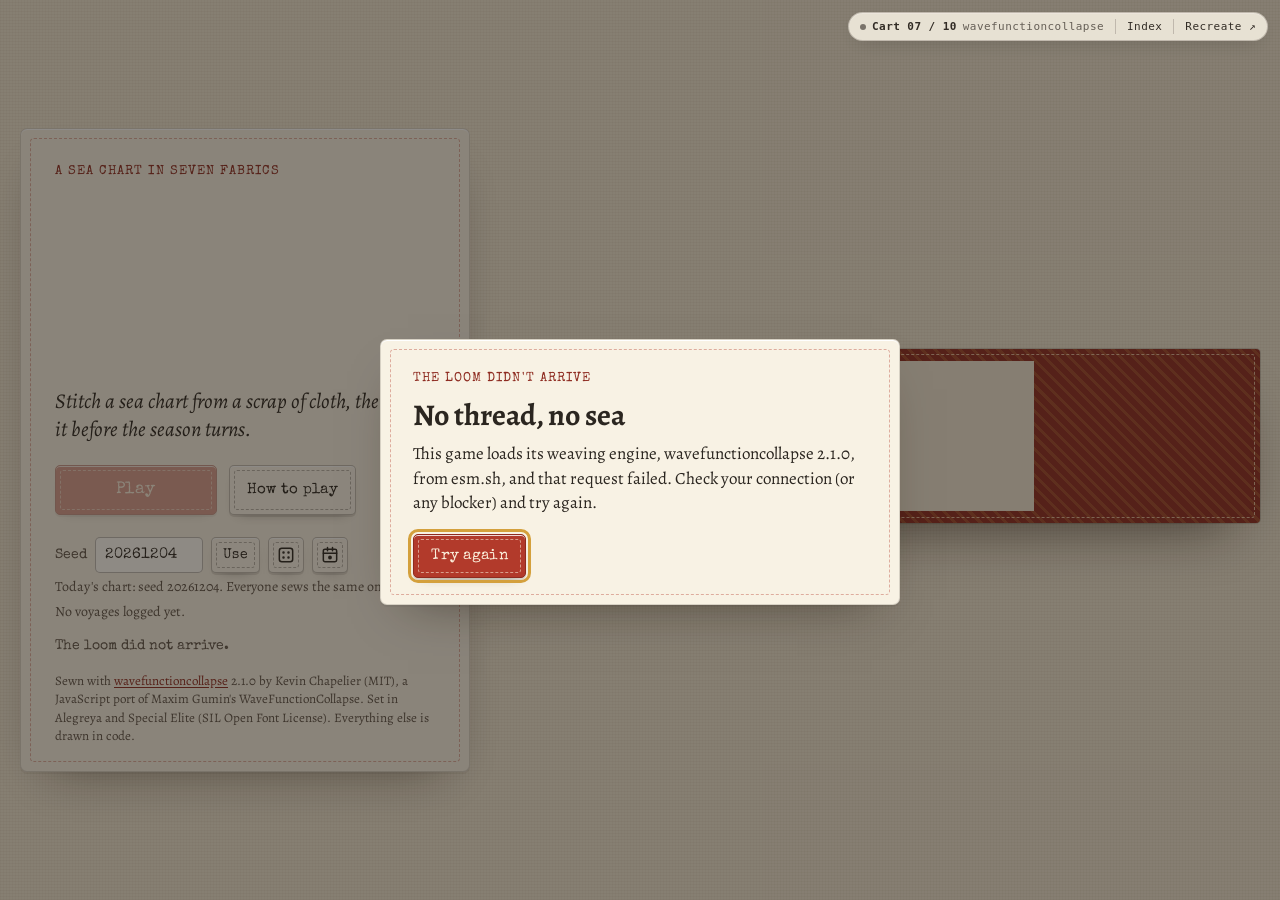
<file: showcases/07-wavefunctioncollapse/index.html>
<!doctype html>
<html lang="en">
<head>
<meta charset="utf-8">
<meta name="viewport" content="width=device-width, initial-scale=1, viewport-fit=cover">
<title>Patchwork Isles</title>
<meta name="description" content="Paint a twelve-square scrap of fabric, let WaveFunctionCollapse sew it into a whole sea chart, then sail a cloth boat to every harbour before the season turns.">
<meta property="og:title" content="Patchwork Isles">
<meta property="og:description" content="Stitch a sea chart from a scrap of cloth, then sail it before the season turns.">
<meta property="og:image" content="../../thumbs/07-wavefunctioncollapse.webp">
<meta property="og:type" content="website">
<meta name="theme-color" content="#2c4766">
<link rel="icon" href="data:image/svg+xml,%3Csvg xmlns='http://www.w3.org/2000/svg' viewBox='0 0 32 32'%3E%3Crect width='32' height='32' rx='6' fill='%232c4766'/%3E%3Crect x='3' y='3' width='13' height='13' fill='%237fb0b8'/%3E%3Crect x='16' y='16' width='13' height='13' fill='%23e6c88e'/%3E%3Crect x='16' y='3' width='13' height='13' fill='%23a3b56b'/%3E%3Cpath d='M5 26 L12 19 M5 19 L12 26' stroke='%23b23a2b' stroke-width='2.6' stroke-linecap='round'/%3E%3Crect x='3.5' y='3.5' width='25' height='25' rx='2' fill='none' stroke='%23efe6d3' stroke-width='1.2' stroke-dasharray='2.4 1.8'/%3E%3C/svg%3E">
<link rel="preconnect" href="https://fonts.googleapis.com">
<link rel="preconnect" href="https://fonts.gstatic.com" crossorigin>
<link href="https://fonts.googleapis.com/css2?family=Alegreya:ital,wght@0,400;0,500;0,700;1,400;1,500&family=Special+Elite&display=swap" rel="stylesheet">
<script type="importmap">{ "imports": { "wavefunctioncollapse": "https://esm.sh/wavefunctioncollapse@2.1.0" } }</script>
<style>
:root {
  --linen: #efe6d3; --linen-2: #e4d7bc; --paper: #f8f2e4; --ink: #2b2620; --ink-2: #5d5247; --line: rgba(43,38,32,.2);
  --madder: #b23a2b; --madder-d: #8e2b20; --mustard: #d4a03c; --indigo: #2c4766; --indigo-d: #1d2f45; --sage: #8fa564; --walnut: #2a211b;
  --serif: "Alegreya", "Iowan Old Style", Georgia, serif; --type: "Special Elite", "Courier New", monospace;
  --tag-ink: #2b2620; --tag-paper: rgba(248,242,228,.94); --tag-line: rgba(43,38,32,.22);
  --gutter: 16px;
  color-scheme: light;
}
* { box-sizing: border-box; }
html, body { margin: 0; height: 100%; }
body {
  font-family: var(--serif); color: var(--ink); font-size: 17px; line-height: 1.45;
  background-color: var(--linen);
  background-image:
    repeating-linear-gradient(0deg, rgba(120,96,60,.05) 0 1px, transparent 1px 3px),
    repeating-linear-gradient(90deg, rgba(120,96,60,.045) 0 1px, transparent 1px 3px);
  overflow: hidden; -webkit-font-smoothing: antialiased; -webkit-tap-highlight-color: transparent;
}
/* chrome is not text: dragging across it should never paint a blue selection */
#workroom, #hud, #title .attract, .menu, .seed-row label, .model-switch, .btn, .seg, .swatch, .preset, .tally, .fabric-name, .hud-card { -webkit-user-select: none; user-select: none; }
input, textarea { -webkit-user-select: text; user-select: text; }
.sr-only { position: absolute !important; width: 1px; height: 1px; overflow: hidden; clip: rect(0 0 0 0); white-space: nowrap; }
button, input { font: inherit; color: inherit; }
a { color: var(--madder-d); text-underline-offset: 2px; }
:focus-visible { outline: 3px solid var(--mustard); outline-offset: 2px; border-radius: 4px; }

/* ---------- woven-label buttons ---------- */
.btn {
  position: relative; display: inline-flex; align-items: center; justify-content: center; gap: .5em;
  min-height: 44px; padding: .55em 1.15em; border: 1px solid rgba(43,38,32,.28); border-radius: 5px; cursor: pointer;
  background: #fbf6ea; font-family: var(--type); font-size: 15px; letter-spacing: .02em; color: var(--ink);
  box-shadow: 0 1px 0 rgba(255,255,255,.8) inset, 0 2px 0 rgba(43,38,32,.12), 0 6px 14px -10px rgba(43,38,32,.6);
  transition: transform .12s, box-shadow .12s, background .12s; user-select: none; -webkit-user-select: none; touch-action: manipulation;
}
.btn::before { content: ""; position: absolute; inset: 4px; border: 1px dashed currentColor; border-radius: 3px; opacity: .32; pointer-events: none; }
.btn:hover { transform: translateY(-1px); background: #fffaf0; }
.btn:active { transform: translateY(1px); box-shadow: 0 1px 0 rgba(43,38,32,.12); }
.btn[disabled] { opacity: .45; cursor: not-allowed; transform: none; }
.btn.primary { background: var(--madder); color: #fbf0dc; border-color: var(--madder-d); }
.btn.primary::before { opacity: .55; }
.btn.primary:hover { background: #c04230; }
.btn.indigo { background: var(--indigo); color: #eef2f2; border-color: var(--indigo-d); }
.btn.indigo:hover { background: #355578; }
.btn.small { min-height: 36px; padding: .35em .8em; font-size: 14px; }
.btn.icon { padding: 0; width: 44px; }
.btn.icon.small { width: 36px; }
.btn svg { width: 20px; height: 20px; fill: none; stroke: currentColor; stroke-width: 1.8; stroke-linecap: round; stroke-linejoin: round; }
.seg { display: inline-flex; border: 1px solid rgba(43,38,32,.28); border-radius: 5px; overflow: hidden; background: #fbf6ea; }
.seg button { min-height: 38px; min-width: 42px; padding: 0 .7em; border: 0; border-right: 1px dashed rgba(43,38,32,.25); background: transparent; cursor: pointer; font-family: var(--type); font-size: 14px; }
.seg button:last-child { border-right: 0; }
.seg button[aria-pressed="true"] { background: var(--indigo); color: #f3f1ea; }
.seg button:focus-visible { outline-offset: -3px; }

/* ---------- cards ---------- */
.card { position: relative; background: var(--paper); border-radius: 7px; border: 1px solid rgba(43,38,32,.16);
  box-shadow: 0 1px 0 #fff inset, 0 22px 50px -28px rgba(30,20,10,.55), 0 2px 0 rgba(43,38,32,.06); }
.card::before { content: ""; position: absolute; inset: 9px; border: 1.5px dashed rgba(178,58,43,.38); border-radius: 4px; pointer-events: none; }
.kicker { font-family: var(--type); font-size: 13px; letter-spacing: .08em; text-transform: uppercase; color: var(--madder-d); margin: 0; }
.typed { font-family: var(--type); }

/* ---------- screens ---------- */
.screen { position: fixed; inset: 0; overflow: hidden; }
.screen[hidden], .modal[hidden], [hidden] { display: none !important; }
#sea { position: fixed; inset: 0; width: 100%; height: 100%; display: block; background: var(--walnut); touch-action: none; }

/* title */
#title { display: grid; place-items: center; padding: var(--gutter); overflow-y: auto; }
.title-grid { width: min(1240px, 100%); display: grid; grid-template-columns: minmax(330px, 450px) minmax(0, 1fr); gap: clamp(20px, 3vw, 44px); align-items: center; }
.title-card { padding: 34px 34px 26px; }
.stitch-title { display: block; width: 100%; height: auto; margin: 10px 0 6px; }
.hook { font-size: 21px; font-style: italic; line-height: 1.32; margin: 6px 0 22px; color: var(--ink); }
.menu { display: flex; gap: 12px; flex-wrap: wrap; }
.menu .btn.primary { min-width: 9.5em; font-size: 17px; min-height: 50px; }
.seed-row { display: flex; align-items: center; gap: 8px; margin: 22px 0 4px; flex-wrap: wrap; }
.seed-row label { font-family: var(--type); font-size: 14px; color: var(--ink-2); }
.seed-row input { width: 7.2em; min-height: 36px; padding: 0 .6em; border: 1px solid rgba(43,38,32,.3); border-radius: 5px; background: #fffdf7; font-family: var(--type); font-size: 15px; }
.fine { font-size: 14px; color: var(--ink-2); margin: 4px 0; }
.credits { font-size: 13px; color: var(--ink-2); margin: 16px 0 0; line-height: 1.4; }
.attract { margin: 0; display: flex; flex-direction: column; gap: 10px; min-width: 0; }
.frame { position: relative; border-radius: 4px; padding: 12px; background: var(--madder-d);
  background-image: repeating-linear-gradient(45deg, rgba(242,195,90,.18) 0 3px, transparent 3px 9px);
  box-shadow: 0 30px 60px -30px rgba(30,20,10,.7), 0 0 0 1px rgba(0,0,0,.15); }
.frame::after { content: ""; position: absolute; inset: 5px; border: 1.5px dashed rgba(255,236,200,.7); border-radius: 3px; pointer-events: none; }
.frame canvas { display: block; margin: 0 auto; background: var(--linen); }
figcaption { font-family: var(--type); font-size: 13px; color: var(--ink-2); display: flex; justify-content: space-between; gap: 12px; flex-wrap: wrap; }
.loadnote { font-family: var(--type); font-size: 14px; color: var(--ink-2); }
.attract-mode #title { padding: 8px; place-items: center; }
.attract-mode .title-card { display: none; }
.attract-mode .title-grid { grid-template-columns: 1fr; width: 100%; }
.attract-mode .attract { align-items: center; }
.attract-mode .frame { width: fit-content; max-width: 100%; padding: 8px; }
.attract-mode figcaption { align-self: stretch; padding: 0 4px; }
.attract-mode .attract-badge { display: block; }
.attract-badge { display: none; position: absolute; left: 14px; bottom: 16px; padding: 8px 12px 9px; pointer-events: none; transform: rotate(-2.5deg); transform-origin: left bottom; }
.attract-badge::before { inset: 4px; }
.attract-badge canvas { display: block; }

/* workroom */
#workroom { overflow-y: auto; overflow-x: hidden; }
.wr { width: min(1320px, 100%); margin: 0 auto; padding: 14px var(--gutter) 28px; }
.wr-head { display: flex; align-items: center; gap: 12px; min-height: 52px; padding-right: 230px; flex-wrap: wrap; }
.wr-head .short { display: none; }
.wr-head h2 { margin: 0; font-size: 26px; font-weight: 700; letter-spacing: .01em; }
.wr-head .sub { font-family: var(--type); font-size: 14px; color: var(--ink-2); }
.wr-grid { display: grid; grid-template-columns: 372px minmax(0, 1fr); gap: 20px; margin-top: 10px; align-items: start; }
.panel { padding: 20px 20px 18px; }
.panel h3 { margin: 0 0 8px; font-size: 18px; }
.panel .lede { font-size: 15px; margin: 0 0 12px; color: var(--ink-2); }
.model-switch { display: grid; grid-template-columns: 1fr 1fr; gap: 0; margin-bottom: 16px; border: 1px solid rgba(43,38,32,.28); border-radius: 6px; overflow: hidden; }
.model-switch button { border: 0; background: #fbf6ea; padding: 9px 8px 10px; cursor: pointer; text-align: left; line-height: 1.2; min-height: 54px; }
.model-switch button + button { border-left: 1px dashed rgba(43,38,32,.3); }
.model-switch b { display: block; font-family: var(--type); font-weight: 400; font-size: 15px; }
.model-switch span { font-size: 13px; color: var(--ink-2); }
.model-switch button[aria-pressed="true"] { background: var(--indigo); color: #f4f1e8; }
.model-switch button[aria-pressed="true"] span { color: #c9d4dc; }
.slate { display: block; width: 100%; height: auto; touch-action: none; cursor: crosshair; border-radius: 4px; }
.fabrics { display: grid; grid-template-columns: repeat(7, 1fr); gap: 6px; margin: 12px 0 6px; }
.swatch { position: relative; aspect-ratio: 1; border: 1px solid rgba(43,38,32,.35); border-radius: 5px; padding: 0; cursor: pointer; overflow: hidden; background: #ddd; min-height: 36px; }
.swatch canvas { width: 100%; height: 100%; display: block; }
.swatch .k { position: absolute; left: 3px; top: 2px; font-family: var(--type); font-size: 11px; color: #fff; text-shadow: 0 1px 2px rgba(0,0,0,.7); }
.swatch[aria-pressed="true"] { outline: 3px solid var(--ink); outline-offset: 2px; }
.swatch[aria-pressed="true"]::after { content: ""; position: absolute; inset: 3px; border: 1.5px dashed #fff; border-radius: 3px; }
.fabric-name { font-family: var(--type); font-size: 13px; color: var(--ink-2); min-height: 1.4em; margin: 0 0 10px; }
.row { display: flex; gap: 8px; flex-wrap: wrap; align-items: center; }
.presets { display: grid; grid-template-columns: 1fr 1fr; gap: 8px; margin: 14px 0 2px; }
.preset { display: grid; grid-template-columns: 40px 1fr; gap: 9px; align-items: center; text-align: left; padding: 5px 8px 5px 5px; border: 1px solid rgba(43,38,32,.25); border-radius: 5px; background: #fbf6ea; cursor: pointer; min-height: 50px; }
.preset canvas { width: 40px; height: 40px; border-radius: 2px; display: block; }
.preset b { font-family: var(--type); font-weight: 400; font-size: 13.5px; display: block; line-height: 1.15; }
.preset span { font-size: 12px; color: var(--ink-2); line-height: 1.2; display: block; }
.preset[aria-pressed="true"] { border-color: var(--indigo); box-shadow: 0 0 0 2px var(--indigo); }
.loomset { display: flex; flex-wrap: wrap; align-items: center; gap: 8px 10px; margin: 0 4px 14px; }
.loomset .lab { font-family: var(--type); font-size: 13.5px; color: var(--ink-2); }
.loomset .seg + .lab { margin-left: 10px; }
.adm .loomset .pz { display: none; }
.pieces { width: 100%; height: auto; display: block; margin: 6px 0 10px; }
.coasts { display: grid; gap: 8px; margin: 10px 0; }
.coasts .preset { grid-template-columns: 1fr; min-height: 48px; }
.chart-frame { padding: 10px; }
.chart-box { position: relative; }
.chart-box canvas { display: block; margin: 0 auto; max-width: 100%; }
.chart-msg { position: absolute; inset: 0; display: grid; place-items: center; padding: 18px; pointer-events: none; }
.chart-msg .card { max-width: 440px; padding: 22px 24px; pointer-events: auto; }
.chart-msg h4 { margin: 0 0 6px; font-size: 20px; }
.chart-msg p { margin: 0 0 6px; font-size: 15px; }
.tally { display: flex; flex-wrap: wrap; gap: 6px 18px; font-family: var(--type); font-size: 14px; margin: 12px 4px 6px; color: var(--ink-2); }
.tally b { font-weight: 400; color: var(--ink); }
.tally .hot b { color: var(--madder-d); }
.note { margin: 4px 4px 12px; font-size: 16px; min-height: 2.9em; }
.actions { display: flex; flex-wrap: wrap; gap: 10px; align-items: center; }
.actions .grow { flex: 1; }
.actions .btn.big { min-height: 52px; font-size: 17px; padding: .55em 1.4em; }

/* HUD */
#hud { position: fixed; inset: 0; pointer-events: none; }
#hud > * { pointer-events: auto; }
.hud-card { position: absolute; background: rgba(248,242,228,.93); border: 1px solid rgba(43,38,32,.22); border-radius: 7px; box-shadow: 0 10px 26px -16px rgba(0,0,0,.6); }
.hud-card::before { content: ""; position: absolute; inset: 4px; border: 1px dashed rgba(178,58,43,.35); border-radius: 4px; pointer-events: none; }
.hud-tl { left: 12px; top: 12px; padding: 10px 14px 10px 10px; display: grid; grid-template-columns: auto auto; gap: 4px 12px; align-items: center; }
.hud-tl canvas { grid-row: span 3; width: 58px; height: 58px; }
.hud-day { font-family: var(--type); font-size: 15px; white-space: nowrap; }
.stores { display: flex; gap: 3px; align-items: center; }
.stores i { width: 12px; height: 14px; border-radius: 3px 3px 4px 4px; border: 1.2px solid #6b5332; background: linear-gradient(to top, #c9a467 var(--f,100%), transparent var(--f,100%)); display: block; }
.stores.low i { border-color: var(--madder); }
.ports { display: flex; gap: 4px; align-items: center; font-family: var(--type); font-size: 13px; }
.ports i { width: 12px; height: 12px; border-radius: 50%; border: 1.5px solid #8f7c5c; background: #f6eedb; display: block; }
.ports i.v { background: var(--mustard); border-color: #7a5214; box-shadow: inset 0 0 0 2px #f5d07a; }
.hud-tr { right: 12px; top: 64px; padding: 8px; display: flex; flex-direction: column; align-items: center; gap: 6px; }
.hud-tr canvas { width: 84px; height: 84px; }
.sailtxt { font-family: var(--type); font-size: 13px; text-align: center; line-height: 1.3; width: 132px; }
.sailtxt small { font-size: 11.5px; color: var(--ink-2); display: block; white-space: nowrap; }
.hud-btns { display: flex; gap: 6px; }
.hud-btns .btn { min-height: 38px; width: 38px; }
.ticker { position: absolute; left: 50%; bottom: 66px; transform: translateX(-50%); max-width: min(640px, calc(100% - 32px)); padding: 10px 18px; text-align: center; font-size: 17px; transition: opacity .4s; }
.ticker.off { opacity: 0; }
.hints { position: absolute; left: 12px; bottom: 12px; padding: 8px 14px; font-family: var(--type); font-size: 13px; color: var(--ink-2); }
.hints kbd { font-family: var(--type); border: 1px solid rgba(43,38,32,.35); border-bottom-width: 2px; border-radius: 3px; padding: 0 4px; background: #fffdf6; color: var(--ink); }
.touch { display: none; }
.touchmode .touch { display: block; }
.touchmode .hints { display: none; }
.pad { position: absolute; bottom: calc(18px + env(safe-area-inset-bottom)); display: flex; gap: 10px; }
.pad.left { left: 14px; }
.pad.right { right: 14px; align-items: center; }
.pad .btn { width: 66px; height: 66px; min-height: 66px; padding: 0; border-radius: 50%; background: rgba(248,242,228,.95); }
.pad .btn::before { border-radius: 50%; }
.pad .btn svg { width: 28px; height: 28px; stroke-width: 2.2; }
.pad .btn.held { background: var(--mustard); }
.saillvl { font-family: var(--type); font-size: 12px; writing-mode: horizontal-tb; text-align: center; width: 54px; line-height: 1.1; padding: 6px 4px; border-radius: 6px; background: rgba(248,242,228,.93); border: 1px solid rgba(43,38,32,.22); }
.touchmode .ticker { bottom: 108px; font-size: 15px; }

/* modals */
.modal { position: fixed; inset: 0; display: flex; align-items: flex-start; justify-content: center; padding: 60px var(--gutter) var(--gutter); background: rgba(30,24,18,.5); overflow-y: auto; z-index: 50; }
.modal > .card { margin: auto 0; width: min(640px, 100%); padding: 30px 32px 26px; max-height: none; }
.how-card { width: min(1000px, 100%) !important; }
.how-grid { display: grid; grid-template-columns: 1fr 1fr; gap: 6px 34px; }
.how-card p, .how-card li { font-size: 16px; }
@media (max-width: 880px) { .how-grid { grid-template-columns: 1fr; } }
.modal h2 { margin: 0 0 10px; font-size: 30px; line-height: 1.1; }
.modal h3 { font-size: 18px; margin: 18px 0 6px; }
.modal p { margin: 0 0 10px; }
.modal ol { padding-left: 1.3em; margin: 8px 0; }
.modal li { margin: 0 0 8px; }
.keys { display: grid; grid-template-columns: auto auto auto; gap: 4px 16px; font-size: 15px; margin: 8px 0; }
.keys .h { font-family: var(--type); font-size: 12.5px; color: var(--ink-2); text-transform: uppercase; letter-spacing: .06em; }
.keys kbd { font-family: var(--type); font-size: 13.5px; border: 1px solid rgba(43,38,32,.35); border-bottom-width: 2px; border-radius: 3px; padding: 0 5px; background: #fffdf6; }
.mrow { display: flex; flex-wrap: wrap; gap: 10px; margin-top: 18px; }
.toggle { display: flex; align-items: center; gap: 10px; cursor: pointer; font-size: 15.5px; margin: 6px 0; min-height: 36px; }
.toggle input { width: 22px; height: 22px; accent-color: var(--indigo); }
.over-card { width: min(760px, 100%) !important; }
.over-grid { display: grid; grid-template-columns: 1.1fr 1fr; gap: 20px; align-items: start; }
.over-head { margin-bottom: 10px; }
.over-head canvas { display: block; max-width: 100%; height: auto; }
.score { font-family: var(--type); font-size: 44px; line-height: 1; margin: 8px 0 2px; }
.stats { display: grid; grid-template-columns: 1fr auto; gap: 3px 14px; font-size: 15.5px; margin: 10px 0; }
.stats dt { color: var(--ink-2); }
.stats dd { margin: 0; font-family: var(--type); text-align: right; }
.mini { width: 100%; height: auto; display: block; border-radius: 3px; box-shadow: 0 10px 24px -14px rgba(0,0,0,.6); }
.chartview .card { width: min(1200px, 100%); padding: 18px; }
.chartview canvas { width: 100%; height: auto; display: block; }
.error-card { max-width: 520px; padding: 30px; }
.toast { position: fixed; left: 50%; top: 18px; transform: translateX(-50%); z-index: 80; padding: 10px 18px; font-family: var(--type); font-size: 14px; background: var(--ink); color: var(--linen); border-radius: 6px; opacity: 0; transition: opacity .25s; pointer-events: none; }
.toast.on { opacity: 1; }

@media (min-width: 1900px) {
  .title-grid { width: min(1640px, 100%); grid-template-columns: minmax(380px, 540px) minmax(0, 1fr); }
  .title-card { padding: 42px 42px 32px; }
  .hook { font-size: 24px; }
}
@media (max-width: 1080px) {
  .wr-grid { grid-template-columns: 1fr; }
  .wr-main { order: -1; }
  .panel-wrap { max-width: 560px; }
}
@media (max-width: 880px) {
  .title-grid { grid-template-columns: 1fr; gap: 16px; }
  #title { place-items: start center; }
  .title-card { padding: 24px 22px 20px; }
  .attract { order: -1; }
  .hook { font-size: 19px; margin-bottom: 16px; }
  .over-grid { grid-template-columns: 1fr; }
}
@media (max-width: 560px) {
  body { font-size: 16px; }
  #title { padding-top: 56px; }
  .loomset .seg + .lab { margin-left: 0; }
  .wr { padding-top: 58px; }
  .wr-head { padding-right: 0; gap: 8px; }
  .wr-head h2 { font-size: 22px; flex: 1; }
  .wr-head .sub { flex-basis: 100%; }
  #wrHow { width: 36px; padding: 0; }
  .wr-head .long { display: none; }
  .wr-head .short { display: inline; font-size: 17px; }
  .loomset { display: grid; grid-template-columns: auto 1fr; justify-items: start; }
  .modal .card { padding: 24px 20px 20px; }
  .modal h2 { font-size: 25px; }
  .hud-tl { padding: 7px 10px 7px 7px; gap: 2px 8px; top: 56px; left: 10px; }
  .hud-tl canvas { width: 46px; height: 46px; }
  .hud-day { font-size: 13.5px; }
  .hud-tr { top: 56px; right: 10px; padding: 6px; }
  .hud-tr canvas { width: 64px; height: 64px; }
  .sailtxt { font-size: 12px; width: 104px; }
  .sailtxt small { font-size: 10.5px; }
  .score { font-size: 36px; }
  .actions .btn.big { flex: 1 1 100%; }
  .keys { font-size: 14px; gap: 4px 10px; }
  .chart-frame { padding: 8px; }
  .panel { padding: 16px 14px; }
}
@media (prefers-reduced-motion: reduce) {
  .btn, .ticker, .toast { transition: none; }
  .btn:hover { transform: none; }
}
</style>
</head>
<body>
<canvas id="sea" hidden aria-label="The voyage: your boat on the chart" role="img"></canvas>

<!-- TITLE -->
<section id="title" class="screen" aria-labelledby="gameName">
  <div class="title-grid">
    <div class="title-card card">
      <p class="kicker">A sea chart in seven fabrics</p>
      <h1 id="gameName" class="sr-only">Patchwork Isles</h1>
      <canvas id="stitchTitle" class="stitch-title" aria-hidden="true"></canvas>
      <p class="hook">Stitch a sea chart from a scrap of cloth, then sail it before the season turns.</p>
      <div class="menu">
        <button class="btn primary" id="btnPlay" disabled>Play</button>
        <button class="btn" id="btnHow">How to play</button>
      </div>
      <form class="seed-row" id="seedForm" autocomplete="off">
        <label for="seedInput">Seed</label>
        <input id="seedInput" inputmode="numeric" maxlength="9" spellcheck="false" aria-describedby="seedNote">
        <button type="submit" class="btn small">Use</button>
        <button type="button" class="btn small icon" id="btnReseed" aria-label="Roll a new seed" title="Roll a new seed"><svg viewBox="0 0 24 24"><rect x="4" y="4" width="16" height="16" rx="3"/><circle cx="9" cy="9" r=".6" fill="currentColor"/><circle cx="15" cy="15" r=".6" fill="currentColor"/><circle cx="15" cy="9" r=".6" fill="currentColor"/><circle cx="9" cy="15" r=".6" fill="currentColor"/></svg></button>
        <button type="button" class="btn small icon" id="btnToday" aria-label="Use today's seed" title="Today's seed"><svg viewBox="0 0 24 24"><rect x="4" y="5" width="16" height="15" rx="2"/><path d="M4 10h16M9 3v4M15 3v4"/><circle cx="12" cy="15" r="1.4" fill="currentColor"/></svg></button>
      </form>
      <p class="fine" id="seedNote"></p>
      <p class="fine" id="titleBest"></p>
      <p class="loadnote" id="loadNote" role="status">Threading the loom…</p>
      <p class="credits">Sewn with <a href="https://github.com/kchapelier/wavefunctioncollapse" target="_blank" rel="noopener">wavefunctioncollapse</a> 2.1.0 by Kevin Chapelier (MIT), a JavaScript port of Maxim Gumin's WaveFunctionCollapse. Set in Alegreya and Special Elite (SIL Open Font License). Everything else is drawn in code.</p>
    </div>
    <figure class="attract" id="attractFig">
      <div class="frame"><canvas id="attractCanvas" aria-label="A chart sewing itself from a sample" role="img"></canvas>
        <div class="attract-badge card"><canvas id="badgeTitle" aria-hidden="true"></canvas></div>
      </div>
      <figcaption><span id="attractCap">Laying out the cloth…</span><span id="attractCount"></span></figcaption>
    </figure>
  </div>
</section>

<!-- WORKROOM -->
<section id="workroom" class="screen" hidden aria-labelledby="wrTitle">
  <div class="wr">
    <header class="wr-head">
      <button class="btn small icon" id="wrBack" aria-label="Back to the title" title="Back to the title"><svg viewBox="0 0 24 24"><path d="M14 6l-6 6 6 6"/></svg></button>
      <h2 id="wrTitle">The workroom</h2>
      <button class="btn small" id="wrHow" aria-label="How to play"><span class="long">How to play</span><span class="short" aria-hidden="true">?</span></button>
      <button class="btn small icon" id="wrMute" aria-label="Sound off" title="Sound (M)"></button>
      <span class="sub" id="wrSub"></span>
    </header>
    <div class="wr-grid">
      <div class="panel-wrap">
        <div class="panel card">
          <div class="model-switch" role="group" aria-label="How the chart is sewn">
            <button id="mPatch" aria-pressed="true"><b>Patchwork</b><span>learns from your scrap</span></button>
            <button id="mAdm" aria-pressed="false"><b>Admiralty</b><span>fixed pattern pieces</span></button>
          </div>
          <div id="patchPanel">
            <canvas id="slate" class="slate" tabindex="0" aria-label="The scrap, 12 by 12 squares. Arrow keys move the needle, Space or Enter sews the chosen fabric."></canvas>
            <div class="fabrics" id="fabrics" role="group" aria-label="Fabrics"></div>
            <p class="fabric-name" id="fabricName" aria-live="polite"></p>
            <div class="row">
              <button class="btn small" id="btnUndo">Unpick</button>
              <button class="btn small" id="btnClear">Clear</button>
              <button class="btn small" id="btnScatter">Scatter a scrap</button>
            </div>
            <div class="presets" id="presets" role="group" aria-label="Ready scraps"></div>
          </div>
          <div id="admPanel" hidden>
            <h3>The pattern pieces</h3>
            <p class="lede">No scrap here: an Admiralty chart is sewn from eleven fixed pieces, turned and mirrored. Two pieces may touch only where land meets land and sea meets sea at their corners.</p>
            <canvas id="pieces" class="pieces" aria-label="The eleven pattern pieces: open sea, shallows, meadow, wood, fell, coast, harbour, cape, bay, strait and reef"></canvas>
            <div class="coasts" id="coasts" role="group" aria-label="Kind of coast"></div>
          </div>
        </div>
      </div>
      <div class="wr-main">
        <div class="chart-frame frame">
          <div class="chart-box" id="chartBox">
            <canvas id="chart" aria-label="The sea chart being sewn" role="img"></canvas>
            <div class="chart-msg" id="chartMsg" hidden></div>
          </div>
        </div>
        <div class="tally" id="tally" aria-hidden="true">
          <span>Stitches <b id="tStitch">0</b></span><span id="tKnotW">Knots <b id="tKnot">0</b></span><span>Retries <b id="tRetry">0</b></span><span>Pieces <b id="tT">0</b></span><span>Chart <b id="tSeed">0</b></span>
        </div>
        <p class="note" id="wrNote" aria-live="polite"></p>
        <div class="loomset" role="group" aria-label="Loom settings">
          <span class="lab pz" id="lN">Piece size</span>
          <div class="seg pz" role="group" aria-labelledby="lN" id="segN"><button data-v="2">2×2</button><button data-v="3">3×3</button></div>
          <span class="lab pz" id="lS">Turns &amp; mirrors</span>
          <div class="seg pz" role="group" aria-labelledby="lS" id="segSym"><button data-v="1">1</button><button data-v="2">2</button><button data-v="4">4</button><button data-v="8">8</button></div>
          <span class="lab" id="lW">Wrap edges</span>
          <div class="seg" role="group" aria-labelledby="lW" id="segWrap"><button data-v="0">Off</button><button data-v="1">On</button></div>
        </div>
        <div class="actions">
          <button class="btn indigo" id="btnSew">Sew the chart</button>
          <button class="btn" id="btnAgain">Sew again</button>
          <button class="btn small" id="btnExport">Export PNG</button>
          <button class="btn small" id="btnLink">Copy link</button>
          <span class="grow"></span>
          <button class="btn primary big" id="btnSail" disabled>Set sail</button>
        </div>
      </div>
    </div>
  </div>
</section>

<!-- HUD -->
<section id="hud" hidden aria-label="Voyage">
  <div class="hud-card hud-tl">
    <canvas id="dial" width="116" height="116" aria-hidden="true"></canvas>
    <div class="hud-day" id="hudDay">Day 1 of 12</div>
    <div class="stores" id="hudStores" aria-label="Stores"></div>
    <div class="ports" id="hudPorts" aria-label="Harbours visited"></div>
  </div>
  <div class="hud-card hud-tr">
    <canvas id="rose" width="168" height="168" aria-hidden="true"></canvas>
    <div class="sailtxt" id="hudSail">Half sail</div>
    <div class="hud-btns">
      <button class="btn icon small" id="hChart" aria-label="Open the chart (C)" title="Chart (C)"><svg viewBox="0 0 24 24"><path d="M3 6l6-2 6 2 6-2v14l-6 2-6-2-6 2z"/><path d="M9 4v14M15 6v14"/></svg></button>
      <button class="btn icon small" id="hMute" aria-label="Sound off" title="Sound (M)"></button>
      <button class="btn icon small" id="hPause" aria-label="Pause (Esc)" title="Pause (Esc)"><svg viewBox="0 0 24 24"><path d="M9 5v14M15 5v14"/></svg></button>
    </div>
  </div>
  <div class="hud-card ticker off" id="ticker"></div>
  <div class="hud-card hints" id="hints"><kbd>←</kbd> <kbd>→</kbd> steer · <kbd>↑</kbd> <kbd>↓</kbd> sail · click the sea to set a course · <kbd>C</kbd> chart · <kbd>Esc</kbd> pause</div>
  <div class="touch">
    <div class="pad left">
      <button class="btn" id="tPort" aria-label="Steer to port (left)"><svg viewBox="0 0 24 24"><path d="M15 5l-7 7 7 7"/></svg></button>
      <button class="btn" id="tStar" aria-label="Steer to starboard (right)"><svg viewBox="0 0 24 24"><path d="M9 5l7 7-7 7"/></svg></button>
    </div>
    <div class="pad right">
      <button class="btn" id="tDown" aria-label="Lower the sail"><svg viewBox="0 0 24 24"><path d="M12 5v14M6 13l6 6 6-6"/></svg></button>
      <div class="saillvl" id="tSail">Half sail</div>
      <button class="btn" id="tUp" aria-label="Raise the sail"><svg viewBox="0 0 24 24"><path d="M12 19V5M6 11l6-6 6 6"/></svg></button>
    </div>
  </div>
</section>

<!-- HOW TO PLAY -->
<div class="modal" id="howModal" hidden role="dialog" aria-modal="true" aria-labelledby="howTitle">
  <div class="card how-card">
    <p class="kicker">How to play</p>
    <h2 id="howTitle">Sew a sea, then sail it</h2>
    <div class="how-grid">
      <div>
        <ol>
          <li><b>Paint a scrap.</b> Twelve squares by twelve, in seven fabrics: indigo deep sea, chambray shallows, calico sand, gingham meadow, knotted forest, tweed rock and madder harbours. Or borrow one of the four ready scraps.</li>
          <li><b>Sew the chart.</b> The loom cuts your scrap into every 2×2 or 3×3 piece it holds (turned and mirrored if you allow it), then sews a 72×48 sea where every overlap matches a piece it has seen. When it sews itself into a corner it ties a knot, unpicks and starts again. The Admiralty loom works from fixed coastline pieces instead.</li>
          <li><b>Set sail.</b> Call at every harbour before the season ends. Stores run down by the day, and any harbour fills the hold and pencils more ports onto your chart. The fog lifts wherever you sail.</li>
        </ol>
        <h3>Wind and water</h3>
        <p>The pennant points downwind. Sailing across the wind is fastest. Close-hauled is slow, and dead into the wind you barely move, so tack, or lower the sail and row. Shallows slow you down. Shoals beside rocks (red crosses) ground a boat under full sail, so cross them at half sail. Running ashore at speed costs you hours.</p>
      </div>
      <div>
        <h3 style="margin-top:4px">Controls</h3>
        <div class="keys" id="howKeys"></div>
        <h3>Scoring</h3>
        <p>120 for each harbour, 3 for every percent of the chart you reveal, and if you call at them all, 250 for the homecoming plus 40 for every day to spare.</p>
      </div>
    </div>
    <div class="mrow"><button class="btn primary" id="howClose">Got it</button></div>
  </div>
</div>

<!-- PAUSE -->
<div class="modal" id="pauseModal" hidden role="dialog" aria-modal="true" aria-labelledby="pauseTitle">
  <div class="card">
    <p class="kicker" id="pauseKicker">Voyage</p>
    <h2 id="pauseTitle">Paused: the needle rests</h2>
    <div class="mrow" style="margin-top:6px">
      <button class="btn primary" id="pResume">Resume</button>
      <button class="btn" id="pRestart">Restart voyage</button>
      <button class="btn" id="pWork">Back to the workroom</button>
      <button class="btn" id="pTitle">Title</button>
    </div>
    <h3>Settings</h3>
    <label class="toggle"><input type="checkbox" id="optSound"> Sound <span class="fine">(M)</span></label>
    <label class="toggle"><input type="checkbox" id="optCalm"> Reduce flashing and motion</label>
    <h3>Controls</h3>
    <div class="keys" id="pauseKeys"></div>
    <p class="credits">wavefunctioncollapse 2.1.0 by Kevin Chapelier, MIT, <a href="https://github.com/kchapelier/wavefunctioncollapse" target="_blank" rel="noopener">github.com/kchapelier/wavefunctioncollapse</a>, after Maxim Gumin's WaveFunctionCollapse. Fonts: Alegreya (Huerta Tipográfica) and Special Elite (Astigmatic), SIL OFL.</p>
  </div>
</div>

<!-- END -->
<div class="modal" id="overModal" hidden role="dialog" aria-modal="true" aria-labelledby="overTitle">
  <div class="card over-card">
    <div class="over-grid">
      <div>
        <div class="over-head"><canvas id="overStitch" aria-hidden="true"></canvas></div>
        <h2 id="overTitle" class="sr-only"></h2>
        <p id="overLine"></p>
        <div class="score" id="overScore">0</div>
        <p class="fine" id="overBest"></p>
        <dl class="stats" id="overStats"></dl>
      </div>
      <div>
        <canvas id="overMini" class="mini" aria-label="Your chart with the voyage track"></canvas>
        <p class="fine" id="overSeeds" style="margin-top:8px"></p>
      </div>
    </div>
    <div class="mrow">
      <button class="btn primary" id="oAgain">Play again</button>
      <button class="btn indigo" id="oNew">New chart</button>
      <button class="btn" id="oSave">Save voyage PNG</button>
      <button class="btn" id="oTitle">Title</button>
    </div>
  </div>
</div>

<!-- CHART VIEW -->
<div class="modal chartview" id="chartModal" hidden role="dialog" aria-modal="true" aria-labelledby="cvTitle">
  <div class="card">
    <div class="row" style="justify-content:space-between;margin:2px 4px 10px"><h2 id="cvTitle" style="font-size:22px;margin:0">Your chart so far</h2><span class="fine">Time stands still while you read it.</span><button class="btn small" id="cvClose">Back to the helm (C)</button></div>
    <canvas id="cvCanvas"></canvas>
  </div>
</div>

<!-- ERROR -->
<div class="modal" id="errModal" hidden role="alertdialog" aria-modal="true" aria-labelledby="errTitle">
  <div class="card error-card">
    <p class="kicker">The loom didn't arrive</p>
    <h2 id="errTitle">No thread, no sea</h2>
    <p id="errText">This game loads its weaving engine, wavefunctioncollapse 2.1.0, from esm.sh, and that request failed. Check your connection (or any blocker) and try again.</p>
    <div class="mrow"><button class="btn primary" id="errReload">Try again</button></div>
  </div>
</div>

<div class="toast" id="toast" role="status"></div>
<div class="sr-only" id="live" aria-live="polite"></div>

<script src="../../shared/tag.js" data-no="07" data-slug="07-wavefunctioncollapse" data-tool="wavefunctioncollapse" data-position="tr" defer></script>
<script type="module" src="./game.js"></script>
</body>
</html>
</file>
<file: assets/index.css>
/* The Cartridge Shelf: index styles */
:root {
  --paper: #ebe5d6;
  --paper-2: #e3dccb;
  --ink: #1c1b19;
  --ink-2: #4f4a41;
  --muted: #6f685b;
  --line: rgba(28, 27, 25, .14);
  --line-2: rgba(28, 27, 25, .24);
  --plastic: #2a2b2f;
  --plastic-hi: #3a3b41;
  --plastic-lo: #1d1e21;
  --on-plastic: #e9e5da;
  --on-plastic-2: #a9a598;
  --label: #f7f3e8;
  --label-ink: #1c1b19;
  --plank: #b98d5e;
  --plank-lo: #8e6640;
  --accent: #f0b429;
  --accent-ink: #1c1b19;
  --signal: #d9472f;
  --focus: #1f6feb;
  --shadow: 0 18px 30px -18px rgba(40, 30, 15, .55);
  --display: 'Bricolage Grotesque', 'Schibsted Grotesk', system-ui, sans-serif;
  --sans: 'Schibsted Grotesk', system-ui, -apple-system, 'Segoe UI', sans-serif;
  --mono: 'Martian Mono', ui-monospace, 'SFMono-Regular', Menlo, Consolas, monospace;
  --gap: 28px;
  --tag-ink: var(--ink);
  color-scheme: light;
}
@media (prefers-color-scheme: dark) {
  :root:not([data-theme="light"]) {
    --paper: #121211; --paper-2: #1a1a18; --ink: #ece7dc; --ink-2: #c2bcae; --muted: #918a7c;
    --line: rgba(236, 231, 220, .12); --line-2: rgba(236, 231, 220, .22);
    --plastic: #2c2d32; --plastic-hi: #3d3e45; --plastic-lo: #1b1c1f; --label: #ebe6d9;
    --plank: #5b4632; --plank-lo: #3a2c1f; --focus: #7cb2ff; --shadow: 0 18px 30px -16px rgba(0, 0, 0, .8);
    color-scheme: dark;
  }
}
:root[data-theme="dark"] {
  --paper: #121211; --paper-2: #1a1a18; --ink: #ece7dc; --ink-2: #c2bcae; --muted: #918a7c;
  --line: rgba(236, 231, 220, .12); --line-2: rgba(236, 231, 220, .22);
  --plastic: #2c2d32; --plastic-hi: #3d3e45; --plastic-lo: #1b1c1f; --label: #ebe6d9;
  --plank: #5b4632; --plank-lo: #3a2c1f; --focus: #7cb2ff; --shadow: 0 18px 30px -16px rgba(0, 0, 0, .8);
  color-scheme: dark;
}

*, *::before, *::after { box-sizing: border-box; }
html { -webkit-text-size-adjust: 100%; text-size-adjust: 100%; }
body {
  margin: 0; background: var(--paper); color: var(--ink);
  font: 400 16px/1.55 var(--sans); font-feature-settings: 'ss01', 'kern';
  -webkit-font-smoothing: antialiased; overflow-x: hidden;
}
body::before { /* faint card-stock grain */
  content: ''; position: fixed; inset: 0; pointer-events: none; z-index: 0; opacity: .5;
  background-image: radial-gradient(rgba(0, 0, 0, .035) 1px, transparent 1.2px);
  background-size: 5px 5px;
}
a { color: inherit; text-decoration-thickness: 1px; text-underline-offset: 3px; }
a:hover { text-decoration-thickness: 2px; }
:focus-visible { outline: 3px solid var(--focus); outline-offset: 3px; border-radius: 4px; }
button, input, select { font: inherit; color: inherit; }
kbd { font: 500 .78em/1 var(--mono); padding: .32em .48em; border: 1px solid var(--line-2); border-bottom-width: 2px; border-radius: 5px; background: var(--paper-2); }
code { font: .86em/1.4 var(--mono); background: color-mix(in srgb, var(--ink) 7%, transparent); padding: .1em .35em; border-radius: 4px; }
.mono { font-family: var(--mono); font-size: 11.5px; letter-spacing: .02em; font-variation-settings: 'wdth' 95; }
.visually-hidden { position: absolute !important; width: 1px; height: 1px; overflow: hidden; clip: rect(0 0 0 0); white-space: nowrap; }
.skip { position: absolute; left: 12px; top: -60px; z-index: 50; background: var(--ink); color: var(--paper); padding: 10px 14px; border-radius: 6px; }
.skip:focus { top: 12px; }
main, .masthead, .colophon { position: relative; z-index: 1; }

/* ── masthead ── */
.masthead {
  display: flex; align-items: center; gap: 18px; flex-wrap: wrap;
  max-width: 1360px; margin: 0 auto; padding: 22px 32px 0;
}
.wordmark { display: inline-flex; align-items: center; gap: 10px; text-decoration: none; font: 700 19px/1 var(--display); letter-spacing: -.01em; font-variation-settings: 'wdth' 88; }
.mark { width: 30px; height: 30px; }
.mark .body { fill: var(--plastic); } .mark .lbl { fill: var(--label); } .mark .led { fill: var(--accent); } .mark .pins { fill: var(--plastic-hi); }
.edition { color: var(--muted); margin: 0; flex: 1; }
.mast-actions { display: flex; align-items: center; gap: 18px; }
.mast-actions a { text-decoration: none; color: var(--ink-2); }
.mast-actions a:hover { color: var(--ink); text-decoration: underline; }
.theme-btn { display: inline-flex; align-items: center; gap: 7px; background: none; border: 1px solid var(--line-2); border-radius: 999px; padding: 6px 11px 6px 8px; cursor: pointer; }
.theme-btn svg { width: 16px; height: 16px; fill: none; stroke: currentColor; stroke-width: 1.6; }
.theme-btn svg path { fill: currentColor; stroke: none; }
.theme-btn:hover { background: var(--paper-2); }

/* ── hero ── */
.hero {
  max-width: 1360px; margin: 0 auto; padding: 64px 32px 36px;
  display: grid; grid-template-columns: minmax(0, 1.08fr) minmax(0, .92fr); gap: 56px; align-items: end;
}
.kicker { display: inline-flex; align-items: center; gap: 9px; margin: 0 0 22px; color: var(--ink-2); text-transform: uppercase; letter-spacing: .12em; }
.led { width: 8px; height: 8px; border-radius: 50%; background: var(--accent); box-shadow: 0 0 0 3px color-mix(in srgb, var(--accent) 25%, transparent), 0 0 12px var(--accent); animation: blink 2.4s steps(1) infinite; }
@keyframes blink { 0%, 86% { opacity: 1; } 88%, 92% { opacity: .25; } 94% { opacity: 1; } }
h1 {
  font: 760 clamp(42px, 6.4vw, 92px)/.94 var(--display); letter-spacing: -.035em; margin: 0;
  font-variation-settings: 'wdth' 82, 'opsz' 96; text-wrap: balance;
}
h1 em { font-style: normal; font-weight: 420; font-variation-settings: 'wdth' 100, 'opsz' 96; letter-spacing: -.03em; color: var(--ink-2); }
.lede { max-width: 58ch; margin: 28px 0 0; font-size: 17.5px; color: var(--ink-2); text-wrap: pretty; }
.kinds { margin: 20px 0 0; color: var(--muted); }
.kinds b { color: var(--ink); font-weight: 600; }

.rack { margin: 0; position: relative; }
.spines { display: flex; align-items: flex-end; gap: 7px; height: 340px; padding: 0 10px; }
.spine {
  --h: 270px; position: relative; flex: 1 1 0; min-width: 0; max-width: 60px; height: var(--h);
  display: flex; flex-direction: column; align-items: center; justify-content: space-between;
  padding: 10px 0 0; background: linear-gradient(90deg, var(--plastic-hi), var(--plastic) 30%, var(--plastic-lo));
  border-radius: 4px 4px 1px 1px; color: var(--on-plastic); text-decoration: none; overflow: hidden;
  transition: transform .35s cubic-bezier(.2, .8, .2, 1.15), box-shadow .35s; box-shadow: 0 1px 0 rgba(255, 255, 255, .06) inset;
}
.spine:nth-child(3n) { --h: 292px; } .spine:nth-child(4n+1) { --h: 258px; } .spine:nth-child(5n+2) { --h: 282px; }
.spine .sno { font: 600 11px/1 var(--mono); opacity: .8; }
.spine .stitle { writing-mode: vertical-rl; transform: rotate(180deg); font: 650 15px/1 var(--display); font-variation-settings: 'wdth' 78; letter-spacing: .01em; white-space: nowrap; overflow: hidden; text-overflow: ellipsis; max-height: calc(var(--h) - 92px); margin: 8px 0; }
.spine .bands { display: flex; flex-direction: column; width: 100%; height: 64px; }
.spine .bands i { flex: 1; }
.spine:hover, .spine:focus-visible { transform: translateY(-22px); box-shadow: 0 22px 26px -18px rgba(0, 0, 0, .55); }
.spine:focus-visible { outline-offset: 2px; }
.plank { height: 18px; margin: 0 -6px; border-radius: 2px; background: linear-gradient(var(--plank), var(--plank-lo)); box-shadow: 0 10px 16px -10px rgba(0, 0, 0, .5); }
.rack figcaption { margin-top: 14px; color: var(--muted); }

/* ── toolbar ── */
.toolbar {
  position: sticky; top: 0; z-index: 20; max-width: 1360px; margin: 18px auto 0; padding: 12px 32px;
  display: flex; flex-wrap: wrap; align-items: center; justify-content: space-between; gap: 12px;
  background: color-mix(in srgb, var(--paper) 90%, transparent); -webkit-backdrop-filter: blur(8px); backdrop-filter: blur(8px);
  border-bottom: 1px solid var(--line);
}
.chips { display: flex; flex-wrap: wrap; gap: 6px; }
.chip { display: inline-flex; align-items: center; gap: 8px; padding: 7px 12px; border-radius: 999px; border: 1px solid var(--line-2); background: transparent; cursor: pointer; font-size: 14px; }
.chip .n { font: 500 10.5px/1 var(--mono); color: var(--muted); }
.chip:hover { background: var(--paper-2); }
.chip[aria-pressed="true"] { background: var(--ink); color: var(--paper); border-color: var(--ink); }
.chip[aria-pressed="true"] .n { color: color-mix(in srgb, var(--paper) 70%, transparent); }
.tools-right { display: flex; align-items: center; gap: 8px; }
.search { position: relative; display: flex; align-items: center; }
.search svg { position: absolute; left: 11px; width: 16px; height: 16px; fill: none; stroke: var(--muted); stroke-width: 1.8; pointer-events: none; }
.search input { width: 270px; padding: 8px 36px 8px 34px; border-radius: 8px; border: 1px solid var(--line-2); background: var(--label); color: var(--label-ink); }
:root[data-theme="dark"] .search input { background: var(--paper-2); color: var(--ink); }
@media (prefers-color-scheme: dark) { :root:not([data-theme="light"]) .search input { background: var(--paper-2); color: var(--ink); } }
.search input::-webkit-search-cancel-button { -webkit-appearance: none; }
.search kbd { position: absolute; right: 8px; pointer-events: none; }
.sort select { padding: 8px 30px 8px 11px; border-radius: 8px; border: 1px solid var(--line-2); background: transparent; appearance: none; cursor: pointer;
  background-image: linear-gradient(45deg, transparent 50%, currentColor 50%), linear-gradient(135deg, currentColor 50%, transparent 50%);
  background-position: calc(100% - 15px) 52%, calc(100% - 10px) 52%; background-size: 5px 5px; background-repeat: no-repeat; }
.sort select option { background: var(--paper); color: var(--ink); }
.view-toggle { display: inline-flex; border: 1px solid var(--line-2); border-radius: 8px; overflow: hidden; }
.view-toggle button { display: grid; place-items: center; width: 38px; height: 36px; background: none; border: 0; cursor: pointer; }
.view-toggle button + button { border-left: 1px solid var(--line-2); }
.view-toggle svg { width: 18px; height: 18px; fill: none; stroke: currentColor; stroke-width: 1.6; stroke-linejoin: round; }
.view-toggle button[aria-pressed="true"] { background: var(--ink); color: var(--paper); }

/* ── shelves ── */
.shelves { max-width: 1360px; margin: 0 auto; padding: 22px 32px 40px; outline: none; }
.shelf { display: grid; grid-template-columns: 230px minmax(0, 1fr); gap: 36px; padding: 44px 0 30px; border-bottom: 1px dashed var(--line); }
.shelf:last-child { border-bottom: 0; }
.shelf-tag { position: sticky; top: 92px; align-self: start; }
.shelf-tag .idx { display: block; font: 500 11px/1 var(--mono); color: var(--muted); text-transform: uppercase; letter-spacing: .14em; margin-bottom: 12px; }
.shelf-tag h2 { font: 700 27px/1.02 var(--display); font-variation-settings: 'wdth' 84; letter-spacing: -.02em; margin: 0 0 10px; text-wrap: balance; }
.shelf-tag p { margin: 0; color: var(--ink-2); font-size: 15px; }
.carts { display: grid; grid-template-columns: repeat(auto-fill, minmax(280px, 1fr)); gap: 58px var(--gap); }

.cart { position: relative; display: flex; flex-direction: column; isolation: isolate; }
.cart::after { /* the shelf plank under each row */
  content: ''; position: absolute; z-index: -2; left: calc(var(--gap) / -2); right: calc(var(--gap) / -2); bottom: -26px; height: 14px;
  background: linear-gradient(var(--plank), var(--plank-lo)); border-radius: 1px;
}
.cart::before { /* contact shadow on the plank */
  content: ''; position: absolute; z-index: -1; left: 6%; right: 6%; bottom: -14px; height: 10px; border-radius: 50%;
  background: rgba(0, 0, 0, .35); filter: blur(5px); transition: transform .35s, opacity .35s;
}
.shell {
  --notch: 18px; position: relative; flex: 1; display: flex; flex-direction: column; gap: 12px;
  padding: calc(var(--notch) + 10px) 14px 0; color: var(--on-plastic);
  background: linear-gradient(100deg, var(--plastic-hi) 0%, var(--plastic) 18%, var(--plastic) 78%, var(--plastic-lo) 100%);
  clip-path: polygon(0 0, 62% 0, calc(62% + var(--notch)) var(--notch), 100% var(--notch), 100% calc(100% - 9px), calc(100% - 9px) 100%, 9px 100%, 0 calc(100% - 9px));
  transition: transform .35s cubic-bezier(.2, .8, .2, 1.1);
}
.cart:hover .shell, .cart:focus-within .shell { transform: translateY(-8px); }
.cart:hover::before, .cart:focus-within::before { transform: scaleX(.86); opacity: .6; }
.emboss { display: flex; align-items: center; justify-content: space-between; gap: 8px; margin-top: -2px; font: 500 10px/1 var(--mono); letter-spacing: .08em; text-transform: uppercase; color: var(--on-plastic-2); }
.emboss .left { flex: 1; min-width: 0; overflow: hidden; text-overflow: ellipsis; white-space: nowrap; }
.shell .insert { position: absolute; left: 14px; top: 6px; font: 500 8.5px/1 var(--mono); letter-spacing: .14em; text-transform: uppercase; color: var(--on-plastic-2); opacity: .55; }
.emboss .pled { width: 7px; height: 7px; border-radius: 50%; background: #55565c; box-shadow: inset 0 1px 1px rgba(0, 0, 0, .5); transition: background .25s, box-shadow .25s; flex: none; }
.cart.is-live .pled { background: var(--accent); box-shadow: 0 0 8px var(--accent); }
.emboss .stars::before { content: '★ '; }

.label { background: var(--label); color: var(--label-ink); border-radius: 5px; overflow: hidden; box-shadow: 0 0 0 1px rgba(0, 0, 0, .25), 0 2px 0 rgba(255, 255, 255, .05) inset; }
.stripe { display: flex; height: 9px; }
.stripe i { flex: 1; }
.window { position: relative; margin: 0; aspect-ratio: 16 / 10; overflow: hidden; background: var(--c1, #333); }
.window img { position: absolute; inset: 0; width: 100%; height: 100%; object-fit: cover; z-index: 1; }
.window .ph { position: absolute; inset: 0; display: grid; place-items: center; font: 800 76px/1 var(--display); color: rgba(255, 255, 255, .42); font-variation-settings: 'wdth' 75; }
.window iframe { position: absolute; left: 0; top: 0; border: 0; transform-origin: 0 0; opacity: 0; transition: opacity .4s; z-index: 2; pointer-events: none; background: #000; }
.window iframe.ready { opacity: 1; }
.window .badge { position: absolute; z-index: 3; left: 8px; top: 8px; padding: 4px 7px; border-radius: 4px; background: rgba(15, 15, 15, .78); color: #fff; font: 500 9.5px/1 var(--mono); letter-spacing: .1em; text-transform: uppercase; opacity: 0; transition: opacity .3s; }
.cart.is-live .window .badge { opacity: 1; }
.window .needs { position: absolute; z-index: 3; right: 8px; top: 8px; padding: 4px 7px; border-radius: 4px; background: var(--accent); color: var(--accent-ink); font: 600 9.5px/1 var(--mono); letter-spacing: .06em; }
.window .shot-link { position: absolute; inset: 0; z-index: 4; }
.label-text { padding: 12px 13px 14px; display: grid; grid-template-columns: auto 1fr; column-gap: 12px; align-items: start; }
.cno { grid-row: span 3; font: 800 38px/.8 var(--display); font-variation-settings: 'wdth' 75; letter-spacing: -.03em; padding-top: 3px; }
.label-text h3 { margin: 0; font: 700 21px/1.05 var(--display); font-variation-settings: 'wdth' 86; letter-spacing: -.015em; text-wrap: balance; }
.label-text .tool-name { margin: 3px 0 0; font: 500 11px/1.35 var(--mono); color: #5b564c; }
.label-text .tagline { grid-column: 1 / -1; margin: 10px 0 0; font-size: 14.5px; line-height: 1.45; color: #3c3832; text-wrap: pretty; }
.ctrl { grid-column: 1 / -1; display: flex; flex-wrap: wrap; gap: 5px; margin-top: 10px; }
.ctrl span { display: inline-flex; align-items: center; gap: 5px; padding: 3px 7px; border-radius: 4px; border: 1px solid rgba(0, 0, 0, .14); font: 500 10px/1.2 var(--mono); color: #4a463e; }
.ctrl svg { width: 13px; height: 13px; fill: none; stroke: currentColor; stroke-width: 1.6; }

.actions { display: flex; gap: 8px; align-items: center; margin-top: auto; }
.btn { display: inline-flex; align-items: center; justify-content: center; gap: 7px; padding: 9px 14px; border-radius: 7px; border: 1px solid transparent; font-weight: 600; font-size: 14px; text-decoration: none; cursor: pointer; line-height: 1.1; }
.btn svg { width: 15px; height: 15px; fill: none; stroke: currentColor; stroke-width: 2; }
.btn.play { background: var(--accent); color: var(--accent-ink); box-shadow: 0 2px 0 #b7841a; }
.btn.play svg { fill: currentColor; stroke: none; }
.btn.play:hover { filter: brightness(1.06); }
.btn.play:active { transform: translateY(1px); box-shadow: 0 1px 0 #b7841a; }
.btn.molded { background: var(--plastic-lo); color: var(--on-plastic); border-color: rgba(255, 255, 255, .08); box-shadow: 0 1px 0 rgba(255, 255, 255, .06) inset; }
.btn.molded:hover { background: #141518; }
.shell .btn:focus-visible { outline-color: var(--accent); }
.pending { font: 500 10px/1 var(--mono); color: var(--on-plastic-2); }
.ridges { height: 30px; margin: 4px -14px 0; background: repeating-linear-gradient(90deg, transparent 0 9px, rgba(0, 0, 0, .28) 9px 11px, rgba(255, 255, 255, .045) 11px 12px); border-top: 1px solid rgba(0, 0, 0, .3); }

/* list view */
:root[data-view="list"] .shelf { grid-template-columns: 1fr; gap: 14px; padding: 30px 0 18px; }
:root[data-view="list"] .shelf-tag { position: static; display: flex; align-items: baseline; gap: 14px; flex-wrap: wrap; }
:root[data-view="list"] .shelf-tag h2 { font-size: 22px; margin: 0; }
:root[data-view="list"] .carts { grid-template-columns: 1fr; gap: 0; }
:root[data-view="list"] .cart::after, :root[data-view="list"] .cart::before, :root[data-view="list"] .ridges, :root[data-view="list"] .insert, :root[data-view="list"] .window, :root[data-view="list"] .stripe, :root[data-view="list"] .ctrl { display: none; }
:root[data-view="list"] .shell { clip-path: none; background: none; color: var(--ink); padding: 14px 0; flex-direction: row; align-items: center; gap: 16px; border-top: 1px solid var(--line); transform: none !important; }
:root[data-view="list"] .emboss { order: 2; margin: 0; width: 250px; flex: none; color: var(--muted); }
:root[data-view="list"] .label { order: 1; flex: 1; background: none; box-shadow: none; color: var(--ink); }
:root[data-view="list"] .label-text { padding: 0; }
:root[data-view="list"] .label-text .tool-name, :root[data-view="list"] .label-text .tagline { color: var(--ink-2); }
:root[data-view="list"] .label-text .tagline { margin-top: 4px; font-size: 14px; }
:root[data-view="list"] .actions { order: 3; }
:root[data-view="list"] .btn.molded { background: transparent; color: var(--ink); border-color: var(--line-2); box-shadow: none; }
:root[data-view="list"] .cno { font-size: 28px; }

.empty { max-width: 1360px; margin: 0 auto 60px; padding: 40px 32px; text-align: center; color: var(--ink-2); }
.empty strong { display: block; font: 700 22px/1.2 var(--display); color: var(--ink); margin-bottom: 6px; }
.empty .btn { margin-top: 14px; border-color: var(--line-2); background: transparent; color: var(--ink); }

/* ── colophon ── */
.colophon { max-width: 1360px; margin: 0 auto; padding: 46px 32px 60px; display: grid; grid-template-columns: 1.3fr 1.3fr 1fr; gap: 40px; border-top: 1px solid var(--line-2); }
.colophon h2 { font: 700 15px/1.2 var(--display); text-transform: uppercase; letter-spacing: .08em; margin: 0 0 12px; font-variation-settings: 'wdth' 90; }
.colophon p { margin: 0 0 12px; color: var(--ink-2); font-size: 14.5px; }
.keys dl { margin: 0; display: grid; gap: 9px; }
.keys dl div { display: flex; gap: 12px; align-items: center; }
.keys dt { display: flex; gap: 3px; min-width: 104px; }
.keys dd { margin: 0; color: var(--ink-2); }
.made { margin-top: 24px !important; color: var(--muted) !important; }

/* ── the manual (recreate dialog) ── */
.manual { padding: 0; border: 0; background: transparent; color: var(--ink); width: min(900px, calc(100vw - 32px)); max-height: calc(100vh - 48px); max-height: calc(100dvh - 48px); margin: auto; overflow: visible; }
.manual::backdrop { background: rgba(14, 13, 11, .62); -webkit-backdrop-filter: blur(3px); backdrop-filter: blur(3px); }
.manual[open] { animation: open .38s cubic-bezier(.2, .8, .2, 1); }
.manual.closing { animation: shut .26s ease-in forwards; }
@keyframes open { from { opacity: 0; transform: translateY(26px) rotate(-1deg); } }
@keyframes shut { to { opacity: 0; transform: translateY(18px) rotate(.6deg); } }
.manual-inner {
  position: relative; display: flex; flex-direction: column; max-height: inherit; overflow: hidden;
  background: var(--label); color: var(--label-ink); border-radius: 4px 10px 10px 4px;
  box-shadow: 0 30px 60px -20px rgba(0, 0, 0, .6), inset 18px 0 0 -16px rgba(0, 0, 0, .1);
}
:root[data-theme="dark"] .manual-inner { background: #232320; color: var(--ink); }
@media (prefers-color-scheme: dark) { :root:not([data-theme="light"]) .manual-inner { background: #232320; color: var(--ink); } }
.manual-inner::before { /* staples on the spine */
  content: ''; position: absolute; left: 9px; top: 18%; bottom: 18%; width: 3px; z-index: 3;
  background: linear-gradient(#9a9890, #d8d6ce 40%, #8b897f) top / 3px 46px no-repeat, linear-gradient(#9a9890, #d8d6ce 40%, #8b897f) bottom / 3px 46px no-repeat;
}
.m-cover { position: relative; padding: 0 64px 18px 34px; border-bottom: 2px solid currentColor; }
.m-band { display: flex; height: 12px; margin: 0 -64px 22px -34px; }
.m-band i { flex: 1; }
.m-kicker { margin: 0 0 8px; text-transform: uppercase; letter-spacing: .12em; opacity: .7; }
.m-cover h2 { font: 780 clamp(30px, 4.6vw, 46px)/.96 var(--display); letter-spacing: -.03em; margin: 0; font-variation-settings: 'wdth' 82; }
.m-tool { margin: 10px 0 0; font-size: 15.5px; display: flex; flex-wrap: wrap; gap: 6px 10px; align-items: baseline; }
.m-tool .kind { font: 500 10px/1 var(--mono); text-transform: uppercase; letter-spacing: .1em; padding: 4px 6px; border: 1px solid currentColor; border-radius: 3px; opacity: .75; }
.m-tool .tl { flex-basis: 100%; opacity: .8; }
.m-links { display: flex; flex-wrap: wrap; gap: 8px; margin-top: 16px; }
.m-links .btn.ghost { border-color: color-mix(in srgb, currentColor 30%, transparent); background: transparent; color: inherit; }
.m-links .btn.ghost:hover { background: color-mix(in srgb, currentColor 7%, transparent); }
.m-close { position: absolute; right: 16px; top: 28px; width: 40px; height: 40px; display: grid; place-items: center; border-radius: 50%; border: 1px solid color-mix(in srgb, currentColor 25%, transparent); background: transparent; cursor: pointer; }
.m-close svg { width: 18px; height: 18px; stroke: currentColor; stroke-width: 2; fill: none; }
.m-close:hover { background: color-mix(in srgb, currentColor 8%, transparent); }
.m-tabs { display: flex; gap: 2px; padding: 0 34px; overflow-x: auto; scrollbar-width: none; border-bottom: 1px solid color-mix(in srgb, currentColor 18%, transparent); flex: none; }
.m-tabs::-webkit-scrollbar { display: none; }
.m-tab { flex: none; padding: 13px 13px 11px; border: 0; background: none; cursor: pointer; font: 600 13.5px/1 var(--sans); opacity: .62; border-bottom: 3px solid transparent; margin-bottom: -1px; }
.m-tab:hover { opacity: 1; }
.m-tab[aria-selected="true"] { opacity: 1; border-bottom-color: var(--signal); }
.m-tab .pg { font: 500 9.5px/1 var(--mono); opacity: .6; margin-right: 6px; }
.m-pages { overflow: auto; padding: 24px 34px 34px; overscroll-behavior: contain; }
.m-page { outline: none; }
.m-page h3 { font: 700 16px/1.2 var(--display); text-transform: uppercase; letter-spacing: .06em; margin: 26px 0 10px; font-variation-settings: 'wdth' 90; }
.m-page h3:first-child { margin-top: 0; }
.m-page p { margin: 0 0 12px; }
.m-page .lead { font-size: 15.5px; }
.m-page a { color: inherit; }
.prompt, .code { font: 400 12.5px/1.6 var(--mono); white-space: pre-wrap; word-break: break-word; margin: 0; padding: 16px 18px; border-radius: 6px; background: color-mix(in srgb, currentColor 6%, transparent); border: 1px solid color-mix(in srgb, currentColor 12%, transparent); }
.prompt { max-height: 46vh; overflow: auto; }
.copy-row { display: flex; flex-wrap: wrap; gap: 8px; margin: 14px 0; }
.copy-row .btn.primary, .m-links .btn.primary { background: var(--ink); color: var(--paper); }
:root[data-theme="dark"] .copy-row .btn.primary, :root[data-theme="dark"] .m-links .btn.primary { background: var(--accent); color: var(--accent-ink); }
@media (prefers-color-scheme: dark) { :root:not([data-theme="light"]) .copy-row .btn.primary, :root:not([data-theme="light"]) .m-links .btn.primary { background: var(--accent); color: var(--accent-ink); } }
.copy-row .btn.ghost { border-color: color-mix(in srgb, currentColor 30%, transparent); background: transparent; color: inherit; }
details.rules { margin-top: 16px; }
details.rules summary { cursor: pointer; font-weight: 600; padding: 6px 0; }
details.rules pre { margin-top: 8px; max-height: 40vh; overflow: auto; }
.steps { counter-reset: s; list-style: none; padding: 0; margin: 0; display: grid; gap: 12px; }
.steps li { counter-increment: s; display: grid; grid-template-columns: 34px 1fr; gap: 12px; align-items: start; }
.steps li::before { content: counter(s, decimal-leading-zero); font: 600 12px/1 var(--mono); padding: 7px 0; text-align: center; border: 1.5px solid currentColor; border-radius: 4px; }
.cmd { margin-bottom: 16px; }
.cmd-label { display: flex; justify-content: space-between; align-items: center; gap: 10px; margin-bottom: 6px; font-weight: 600; font-size: 14px; }
.mini { font: 500 11px/1 var(--mono); padding: 6px 9px; border-radius: 5px; border: 1px solid color-mix(in srgb, currentColor 30%, transparent); background: transparent; cursor: pointer; }
.mini:hover { background: color-mix(in srgb, currentColor 8%, transparent); }
.note { font-size: 14px; padding: 12px 14px; border-left: 3px solid var(--signal); background: color-mix(in srgb, var(--signal) 7%, transparent); border-radius: 0 6px 6px 0; }
table.tbl { width: 100%; border-collapse: collapse; font-size: 14px; }
table.tbl th { text-align: left; font: 600 10.5px/1 var(--mono); text-transform: uppercase; letter-spacing: .08em; opacity: .7; padding: 0 10px 8px 0; border-bottom: 1.5px solid currentColor; }
table.tbl td { padding: 10px 10px 10px 0; border-bottom: 1px solid color-mix(in srgb, currentColor 14%, transparent); vertical-align: top; }
table.tbl td.v { font: 500 12px/1.4 var(--mono); white-space: nowrap; }
table.tbl td a { word-break: break-all; font-size: 12.5px; }
.controls td:first-child { font-weight: 600; }
.fonts { display: flex; flex-wrap: wrap; gap: 10px; }
.font-spec { display: flex; align-items: center; gap: 10px; padding: 10px 14px; border: 1px solid color-mix(in srgb, currentColor 16%, transparent); border-radius: 6px; }
.font-spec .aa { font-size: 30px; line-height: 1; }
.pal { display: flex; flex-wrap: wrap; gap: 8px; }
.pal button { display: inline-flex; align-items: center; gap: 8px; padding: 5px 10px 5px 5px; border-radius: 6px; border: 1px solid color-mix(in srgb, currentColor 16%, transparent); background: transparent; cursor: pointer; font: 500 11.5px/1 var(--mono); }
.pal i { width: 24px; height: 24px; border-radius: 4px; box-shadow: inset 0 0 0 1px rgba(0, 0, 0, .15); }
.files, .plain { margin: 0; padding-left: 20px; }
.files li, .plain li { margin-bottom: 7px; }
.files a { font: 400 12.5px/1.4 var(--mono); word-break: break-all; }
.facts { display: grid; grid-template-columns: max-content 1fr; gap: 9px 18px; margin: 0; }
.facts dt { font: 600 10.5px/1.6 var(--mono); text-transform: uppercase; letter-spacing: .08em; opacity: .7; }
.facts dd { margin: 0; }

.toast { position: fixed; left: 50%; bottom: 24px; z-index: 100; transform: translate(-50%, 20px); padding: 10px 16px; border-radius: 8px; background: var(--ink); color: var(--paper); opacity: 0; pointer-events: none; transition: opacity .2s, transform .2s; }
.toast.on { opacity: 1; transform: translate(-50%, 0); }

/* ── smaller screens ── */
@media (max-width: 1080px) {
  .hero { grid-template-columns: 1fr; gap: 40px; padding-top: 44px; }
  .spines { height: 250px; }
  .shelf { grid-template-columns: 1fr; gap: 22px; }
  .shelf-tag { position: static; max-width: 60ch; }
  .colophon { grid-template-columns: 1fr 1fr; }
  .colophon .keys { grid-column: 1 / -1; }
}
@media (max-width: 760px) {
  :root { --gap: 18px; }
  .masthead { padding: 16px 16px 0; gap: 10px 14px; }
  .edition { order: 3; flex-basis: 100%; }
  .mast-actions { margin-left: auto; gap: 12px; }
  .hide-sm { display: none; }
  .hero { padding: 30px 16px 20px; }
  h1 { font-size: clamp(38px, 11.4vw, 56px); }
  .lede { font-size: 16px; margin-top: 20px; }
  .spines { gap: 4px; height: 214px; padding: 0 4px; }
  .spine { --h: 176px !important; }
  .spine:nth-child(odd) { --h: 186px !important; }
  .spine .stitle { font-size: 12px; max-height: 110px; }
  .spine .bands { height: 36px; }
  .toolbar { padding: 10px 16px; position: relative; }
  .tools-right { width: 100%; }
  .search { flex: 1; }
  .search input { width: 100%; }
  .chips { overflow-x: auto; flex-wrap: nowrap; margin: 0 -16px; padding: 0 16px 2px; scrollbar-width: none; max-width: calc(100% + 32px); }
  .chips::-webkit-scrollbar { display: none; }
  .chip { flex: none; }
  .shelves { padding: 6px 16px 30px; }
  .shelf { padding: 30px 0 26px; }
  .carts { grid-template-columns: 1fr; gap: 54px; }
  :root[data-view="list"] .shell { flex-wrap: wrap; gap: 10px; }
  :root[data-view="list"] .emboss { order: 3; width: auto; }
  :root[data-view="list"] .label { flex-basis: 100%; }
  .colophon { grid-template-columns: 1fr; padding: 36px 16px 48px; gap: 28px; }
  .manual { width: 100vw; max-width: 100vw; height: 100dvh; max-height: 100dvh; margin: 0; }
  .manual-inner { border-radius: 0; height: 100%; }
  .m-cover { padding: 0 60px 14px 22px; }
  .m-band { margin: 0 -60px 18px -22px; }
  .m-close { top: 22px; right: 12px; }
  .m-tabs { padding: 0 14px; }
  .m-pages { padding: 20px 18px 30px; }
  .facts { grid-template-columns: 1fr; gap: 2px; }
  .facts dd { margin-bottom: 10px; }
  table.tbl td.v { white-space: normal; }
}

@media (prefers-reduced-motion: reduce) {
  *, *::before, *::after { transition-duration: .01ms !important; animation-duration: .01ms !important; animation-iteration-count: 1 !important; }
  .spine:hover, .spine:focus-visible { transform: none; box-shadow: inset 0 -4px 0 var(--accent); }
  .cart:hover .shell, .cart:focus-within .shell { transform: none; }
}
@media print {
  .toolbar, .rack, .actions, .theme-btn { display: none; }
  .shell { clip-path: none; background: none; color: #000; }
}
</file>
<file: showcases/01-claude-code-game-studios/binder.css>
/* The studio binder: a production folder, not a costume of one. Type: Courier Prime (typed), Reenie Beanie (hand). */
.binder {
  --manila: #d4b77e; --manila-2: #c7a768; --paper: #f7f3ea; --paper-2: #efe9dc; --ink-typed: #2a2622; --ink-faint: #6b6152;
  --carbon: #eef0f5; --carbon-ink: #2e3b7a; --ballpoint: #2647a8; --stamp-red: #b5372b; --stamp-green: #2e6b3f; --stamp-amber: #9a6410; --stamp-blue: #2c4f8f;
  --typed: 'Courier Prime', 'Courier New', ui-monospace, monospace; --hand: 'Reenie Beanie', 'Bradley Hand', cursive;
  position: relative; color: var(--ink-typed); font: 400 15px/1.6 var(--typed);
  background-color: var(--manila);
  background-image:
    url("data:image/svg+xml,%3Csvg xmlns='http://www.w3.org/2000/svg' width='240' height='240'%3E%3Cfilter id='f'%3E%3CfeTurbulence type='fractalNoise' baseFrequency='.9 .03' numOctaves='3' seed='4'/%3E%3CfeColorMatrix values='0 0 0 0 .35 0 0 0 0 .25 0 0 0 0 .1 0 0 0 .22 0'/%3E%3C/filter%3E%3Crect width='100%25' height='100%25' filter='url(%23f)'/%3E%3C/svg%3E"),
    linear-gradient(180deg, #c9aa6c 0, var(--manila) 120px);
  padding: 64px 16px 120px;
}
.binder *, .binder *::before, .binder *::after { box-sizing: border-box; }
.binder a { color: var(--carbon-ink); }
.binder code { font: 600 0.92em/1 var(--typed); background: rgba(42,38,34,.07); padding: 1px 4px; border-radius: 2px; }
.binder :focus-visible { outline: 3px solid var(--ballpoint); outline-offset: 2px; }
.folder { max-width: 1180px; margin: 0 auto; display: grid; grid-template-columns: 190px minmax(0, 1fr); column-gap: 36px; }
.folder-head { grid-column: 1 / -1; position: relative; margin: 0 0 40px; max-width: 760px; }
.folder-head .tab { position: absolute; top: -52px; left: 0; padding: 10px 18px 12px; background: var(--manila-2); border-radius: 10px 10px 0 0; }
.folder-head h2 { font: 700 44px/1 var(--typed); letter-spacing: -.01em; margin: 6px 0 14px; text-transform: uppercase; }
.folder-head p { margin: 0; max-width: 62ch; }
.binder-close { display: none; }

/* label-maker tape */
.dymo { display: inline-block; background: #1d1d21; color: #f3f3f0; font: 700 11px/1 var(--typed); letter-spacing: .16em; text-transform: uppercase;
  padding: 5px 9px 4px; border-radius: 3px; box-shadow: inset 0 1px 0 rgba(255,255,255,.14), inset 0 -1px 0 rgba(0,0,0,.5), 0 1px 1px rgba(0,0,0,.25);
  text-shadow: 0 -1px 0 rgba(0,0,0,.7), 0 1px 0 rgba(255,255,255,.18); white-space: nowrap; }

.folder-tabs { position: sticky; top: 24px; align-self: start; display: grid; gap: 4px; }
.folder-tabs a { display: flex; gap: 10px; align-items: baseline; padding: 8px 10px; text-decoration: none; color: var(--ink-typed);
  background: rgba(247,243,234,.55); border-left: 4px solid transparent; font: 700 13px/1.2 var(--typed); letter-spacing: .06em; text-transform: uppercase; }
.folder-tabs a span { font-weight: 400; color: var(--ink-faint); }
.folder-tabs a:hover { background: var(--paper); border-left-color: var(--stamp-red); }

.divider { margin: 0 0 64px; scroll-margin-top: 20px; }
.divider-head { display: flex; gap: 12px; align-items: baseline; margin: 0 0 18px; padding: 0 0 8px; border-bottom: 2px solid rgba(42,38,34,.5);
  font: 700 22px/1 var(--typed); letter-spacing: .1em; text-transform: uppercase; }
.divider-head span { color: var(--stamp-red); }
.lede { max-width: 70ch; margin: 0 0 22px; }
.sub { font: 700 15px/1 var(--typed); letter-spacing: .1em; text-transform: uppercase; margin: 30px 0 12px; }
.empty { font-style: italic; color: var(--ink-faint); }

/* sheets of paper */
.sheet { position: relative; background: var(--paper); padding: 30px 34px 26px 58px; margin: 0 0 22px;
  box-shadow: 0 1px 0 rgba(0,0,0,.06), 0 14px 28px -18px rgba(60,40,10,.55); }
.sheet::before { content: ''; position: absolute; left: 40px; top: 0; bottom: 0; width: 1px; background: rgba(181,55,43,.28); }
.punch { position: absolute; left: 14px; top: 0; bottom: 0; width: 14px; }
.punch::before, .punch::after { content: ''; position: absolute; left: 0; width: 14px; height: 14px; border-radius: 50%; background: var(--manila);
  box-shadow: inset 1px 1px 2px rgba(0,0,0,.35); }
.punch::before { top: 22%; } .punch::after { bottom: 22%; }
.typed h2, .typed h3, .typed h4, .typed h5 { font: 700 1.05em/1.3 var(--typed); text-transform: uppercase; letter-spacing: .05em; margin: 1.6em 0 .6em; }
.typed h2 { font-size: 1.35em; margin-top: 0; letter-spacing: .02em; }
.typed p, .typed li { max-width: 78ch; }
.typed ul, .typed ol { padding-left: 1.4em; }
.typed blockquote { margin: 0 0 1em; padding: 4px 0 4px 14px; border-left: 3px solid rgba(42,38,34,.25); color: #4a443b; }
.typed blockquote p { margin: .2em 0; }
.typed hr { border: 0; border-top: 1px dashed rgba(42,38,34,.4); margin: 1.6em 0; }
.typed pre { background: rgba(42,38,34,.06); padding: 12px 14px; overflow-x: auto; font: 400 13px/1.45 var(--typed); white-space: pre; }
.typed pre code { background: none; padding: 0; font-weight: 400; }
.tbl { overflow-x: auto; margin: 0 0 1em; }
.typed table { border-collapse: collapse; font-size: 13px; min-width: 60%; }
.typed th, .typed td { text-align: left; vertical-align: top; padding: 5px 10px 5px 0; border-bottom: 1px solid rgba(42,38,34,.18); }
.typed th { font-weight: 700; }
.box { display: inline-block; width: 12px; height: 12px; border: 1.5px solid currentColor; margin-right: 6px; vertical-align: -1px; position: relative; }
.box-done::after { content: ''; position: absolute; left: 2px; top: -3px; width: 5px; height: 10px; border: solid var(--ballpoint); border-width: 0 2.5px 2.5px 0; transform: rotate(40deg); }
.box-deferred::after { content: '?'; position: absolute; left: 1px; top: -6px; font: 400 18px/1 var(--hand); color: var(--ballpoint); }
.links { display: flex; flex-wrap: wrap; gap: 8px 16px; align-items: center; margin: 14px 0 0; font-size: 13px; }
.read { font: 700 12px/1 var(--typed); letter-spacing: .06em; text-transform: uppercase; background: transparent; color: var(--ink-typed);
  border: 1.5px solid currentColor; padding: 6px 9px 5px; cursor: pointer; }
.read:hover { background: var(--ink-typed); color: var(--paper); }
.hand { font: 400 26px/1.1 var(--hand); color: var(--ballpoint); }

/* the intake form */
.form { max-width: 820px; }
.form-head { font: 700 12px/1 var(--typed); letter-spacing: .14em; text-transform: uppercase; color: var(--ink-faint); margin: 0 0 16px; }
.form-grid { display: grid; grid-template-columns: 11em 1fr; margin: 0; border-top: 1px solid rgba(42,38,34,.3); }
.form-grid dt, .form-grid dd { margin: 0; padding: 9px 0; border-bottom: 1px solid rgba(42,38,34,.3); }
.form-grid dt { font-weight: 700; text-transform: uppercase; font-size: 12px; letter-spacing: .1em; padding-top: 12px; }
.form-grid small { color: var(--ink-faint); }
.form-grid .hand { font-size: 24px; margin-left: 8px; }
.form .note { margin: 18px 0 0; max-width: 46ch; transform: rotate(-1deg); }

/* index cards: the pitches */
.pitches { display: grid; grid-template-columns: repeat(3, minmax(0, 1fr)); gap: 22px; align-items: start; }
.bcard { position: relative; background: #fbfaf6; padding: 18px 18px 20px; box-shadow: 0 10px 22px -16px rgba(60,40,10,.6), 0 1px 0 rgba(0,0,0,.05); }
.pitch { background-image: repeating-linear-gradient(#fbfaf6 0 23px, rgba(80,120,190,.22) 23px 24px); background-position: 0 50px; min-height: 260px; }
.pitch::before { content: ''; position: absolute; left: 0; right: 0; top: 44px; height: 2px; background: rgba(181,55,43,.45); }
.pitch .card-no { margin: 0 0 14px; font: 700 11px/1 var(--typed); letter-spacing: .14em; text-transform: uppercase; color: var(--ink-faint); }
.pitch h4 { font: 700 19px/1.2 var(--typed); margin: 0 0 8px; text-transform: uppercase; }
.pitch p { margin: 0 0 8px; font-size: 14px; line-height: 24px; }
.pitch .kind { font: 400 22px/1 var(--hand); color: var(--ballpoint); margin-top: 6px; }
.pitch:not(.chosen) { opacity: .82; transform: rotate(.6deg); }
.pitch.chosen { transform: rotate(-1.2deg); box-shadow: 0 16px 30px -16px rgba(60,40,10,.7), 0 0 0 2px rgba(38,71,168,.0); }
.pitch.chosen h4 { text-decoration: underline wavy rgba(38,71,168,.6); text-underline-offset: 5px; }
.clip { position: absolute; top: -26px; right: 22px; width: 20px; height: 54px; color: #8d929b; filter: drop-shadow(1px 2px 1px rgba(0,0,0,.25)); }
.why { margin: 26px 0 0; max-width: 60ch; font-size: 25px; line-height: 1.15; transform: rotate(-.6deg); }
.why em { font-style: normal; text-decoration: underline; }

/* carbon copies: the story cards */
.stories { display: grid; grid-template-columns: repeat(auto-fill, minmax(330px, 1fr)); gap: 22px; }
.carbon { background: var(--carbon); color: var(--carbon-ink); text-shadow: 0 0 .6px rgba(46,59,122,.55);
  background-image: linear-gradient(rgba(46,59,122,.03), rgba(46,59,122,.03)); border-top: 3px solid rgba(46,59,122,.15); }
.story { display: flex; flex-direction: column; gap: 8px; padding: 16px 16px 14px; }
.story header { display: flex; align-items: center; gap: 10px; }
.story .card-no { font: 700 12px/1 var(--typed); letter-spacing: .14em; text-transform: uppercase; }
.story .est { margin-left: auto; font-size: 12px; }
.story h4 { margin: 2px 0 0; font: 700 18px/1.25 var(--typed); text-transform: uppercase; }
.story .meta { margin: 0; font-size: 12px; opacity: .9; }
.thumbs { display: flex; gap: 6px; align-items: center; margin: 4px 0; }
.thumb { flex: 1 1 0; min-width: 0; background: #0d1424; display: block; box-shadow: 0 1px 2px rgba(0,0,0,.25); }
.thumb img { display: block; width: 100%; height: 92px; object-fit: cover; object-position: center 40%; }
.more { font-size: 12px; padding: 0 2px; }
.noshot { margin: 4px 0; font-size: 12px; font-style: italic; }
.run { margin: 0; font-size: 12px; line-height: 1.45; }
.run b { font-size: 10px; letter-spacing: .14em; text-transform: uppercase; margin-right: 4px; }
.story footer { display: flex; align-items: center; justify-content: space-between; gap: 10px; margin-top: auto; padding-top: 8px; border-top: 1px dashed rgba(46,59,122,.3); }
.story footer .links { margin: 0; gap: 8px; }
.story .read { color: var(--carbon-ink); padding: 5px 7px 4px; font-size: 11px; }
.story .read:hover { background: var(--carbon-ink); color: var(--carbon); }

/* rubber stamps: ink that did not quite reach every corner */
.stamp { display: inline-flex; align-items: center; justify-content: center; position: relative; color: var(--stamp-red);
  font: 700 13px/1 var(--typed); letter-spacing: .12em; text-transform: uppercase; padding: 6px 9px 5px;
  border: 2.5px solid currentColor; border-radius: 4px; box-shadow: inset 0 0 0 2px var(--paper), inset 0 0 0 3.5px currentColor;
  -webkit-mask-image: url("data:image/svg+xml,%3Csvg xmlns='http://www.w3.org/2000/svg' width='160' height='60'%3E%3Cfilter id='s'%3E%3CfeTurbulence type='fractalNoise' baseFrequency='.7' numOctaves='2' seed='9'/%3E%3CfeColorMatrix values='0 0 0 0 0 0 0 0 0 0 0 0 0 0 0 0 0 0 -2.6 2.2'/%3E%3C/filter%3E%3Crect width='100%25' height='100%25' filter='url(%23s)'/%3E%3C/svg%3E");
  mask-image: url("data:image/svg+xml,%3Csvg xmlns='http://www.w3.org/2000/svg' width='160' height='60'%3E%3Cfilter id='s'%3E%3CfeTurbulence type='fractalNoise' baseFrequency='.7' numOctaves='2' seed='9'/%3E%3CfeColorMatrix values='0 0 0 0 0 0 0 0 0 0 0 0 0 0 0 0 0 0 -2.6 2.2'/%3E%3C/filter%3E%3Crect width='100%25' height='100%25' filter='url(%23s)'/%3E%3C/svg%3E");
  -webkit-mask-size: 160px 60px; mask-size: 160px 60px; opacity: .88; mix-blend-mode: multiply; white-space: nowrap; flex: none; }
.carbon .stamp { box-shadow: inset 0 0 0 2px var(--carbon), inset 0 0 0 3.5px currentColor; }
.stamp-green { color: var(--stamp-green); } .stamp-amber { color: var(--stamp-amber); } .stamp-blue { color: var(--stamp-blue); }
.stamp.tilt { transform: rotate(-7deg); } .stamp.tilt-0 { transform: rotate(-4deg); } .stamp.tilt-1 { transform: rotate(3deg); } .stamp.tilt-2 { transform: rotate(-1.5deg); }
.stamp.small { font-size: 10px; padding: 4px 6px 3px; }
.stamp.big { font-size: 26px; padding: 12px 18px 10px; border-width: 4px; letter-spacing: .1em; transform: rotate(-5deg); }
.stamp.corner { position: absolute; right: 26px; top: 22px; transform: rotate(6deg); }
.pitch .stamp { position: absolute; right: 14px; bottom: 14px; }

/* playtest frames and bugs */
.report h4 { font: 700 17px/1.3 var(--typed); margin: 0 0 14px; text-transform: none; letter-spacing: 0; }
.report h5 { margin: 0 0 6px !important; }
.two { display: grid; grid-template-columns: 1fr 1fr; gap: 26px; }
.two ul, .two ol { margin-top: 0; }
@media (max-aspect-ratio: 5/4) { .two { grid-template-columns: 1fr; gap: 6px; } }
.frames { display: grid; grid-template-columns: 1.6fr 1fr 1.2fr 1fr; gap: 10px; margin: 0 0 22px; }
.frames a { display: block; background: #0d1424; box-shadow: 0 10px 20px -14px rgba(0,0,0,.6); }
.frames img { display: block; width: 100%; height: 210px; object-fit: cover; object-position: top; }
.bugs { list-style: none; margin: 0; padding: 0; display: grid; gap: 10px; }
.bugs li { display: flex; gap: 12px; align-items: center; background: rgba(247,243,234,.7); padding: 10px 12px; }
.bugs li > span:not(.stamp) { flex: 1; font-size: 14px; }

/* gates */
.gates { display: flex; flex-wrap: wrap; gap: 26px 40px; align-items: center; }
.gate { display: flex; align-items: center; gap: 18px; background: var(--paper); padding: 22px 26px; box-shadow: 0 14px 28px -18px rgba(60,40,10,.55); }
.gate p { margin: 0; font-size: 14px; }
.gate .stamp { box-shadow: inset 0 0 0 3px var(--paper), inset 0 0 0 5px currentColor; }

/* every file */
.files { columns: 2 320px; gap: 28px; margin: 0; padding: 0; list-style: none; font-size: 13px; }
.files li { break-inside: avoid; padding: 3px 0; border-bottom: 1px dotted rgba(42,38,34,.25); }
.files small { color: var(--ink-faint); }
.files .read { padding: 2px 5px 1px; font-size: 10px; margin-left: 4px; }

/* the document viewer */
.viewer { position: fixed; inset: 0; z-index: 120; background: rgba(30,22,10,.55); display: grid; place-items: center; padding: 20px; }
.viewer[hidden] { display: none; }
.viewer-sheet { width: min(900px, 100%); max-height: calc(100svh - 40px); overflow-y: auto; margin: 0; padding-top: 0; }
.viewer-sheet header { position: sticky; top: 0; display: flex; gap: 14px; align-items: center; background: var(--paper); padding: 14px 0 10px; margin: 0 0 8px;
  border-bottom: 1px solid rgba(42,38,34,.25); z-index: 1; }
.viewer-path { margin: 0; flex: 1; font: 700 12px/1.3 var(--typed); letter-spacing: .04em; word-break: break-all; }
#viewer-close { font: 700 24px/1 var(--typed); background: transparent; border: 1.5px solid currentColor; width: 38px; height: 38px; cursor: pointer; color: var(--ink-typed); }

/* phones: the binder is behind a tab and opens over the game */
@media (max-aspect-ratio: 5/4) {
  .binder { display: none; }
  html.binder-open, html.binder-open body { overflow: hidden; }
  html.binder-open .binder { display: block; position: fixed; inset: 0; z-index: 110; overflow-y: auto; -webkit-overflow-scrolling: touch;
    padding: 70px 14px 90px; overscroll-behavior: contain; }
  .folder { grid-template-columns: minmax(0, 1fr); }
  .folder-head { margin-bottom: 18px; }
  .folder-head .tab { top: -54px; }
  .folder-head h2 { font-size: 30px; }
  .binder-close { display: block; position: fixed; top: 12px; right: 12px; z-index: 2; font: 700 13px/1 var(--typed); letter-spacing: .1em; text-transform: uppercase;
    background: #1d1d21; color: #f3f3f0; border: 0; padding: 12px 14px; border-radius: 3px; cursor: pointer; }
  .folder-tabs { position: static; display: flex; flex-wrap: wrap; gap: 6px; margin: 0 0 28px; }
  .folder-tabs a { padding: 6px 8px; font-size: 11px; }
  .pitches { grid-template-columns: minmax(0, 1fr); }
  .pitch { min-height: 0; }
  .stories { grid-template-columns: minmax(0, 1fr); }
  .sheet { padding: 22px 16px 20px 34px; }
  .sheet::before { left: 24px; }
  .punch { left: 6px; width: 12px; } .punch::before, .punch::after { width: 12px; height: 12px; }
  .stamp.corner { position: static; display: inline-flex; margin-top: 12px; }
  .frames { grid-template-columns: 1fr 1fr; }
  .frames img { height: 160px; }
  .form-grid { grid-template-columns: 1fr; }
  .form-grid dt { border-bottom: 0; padding-bottom: 0; }
  .gate { flex-direction: column; align-items: flex-start; }
  .bugs li { flex-direction: column; align-items: flex-start; }
}
@media (prefers-reduced-motion: reduce) { .binder * { scroll-behavior: auto !important; } }
@media print { .folder-tabs, .viewer, .read { display: none !important; } .binder { background: #fff; } }
</file>
